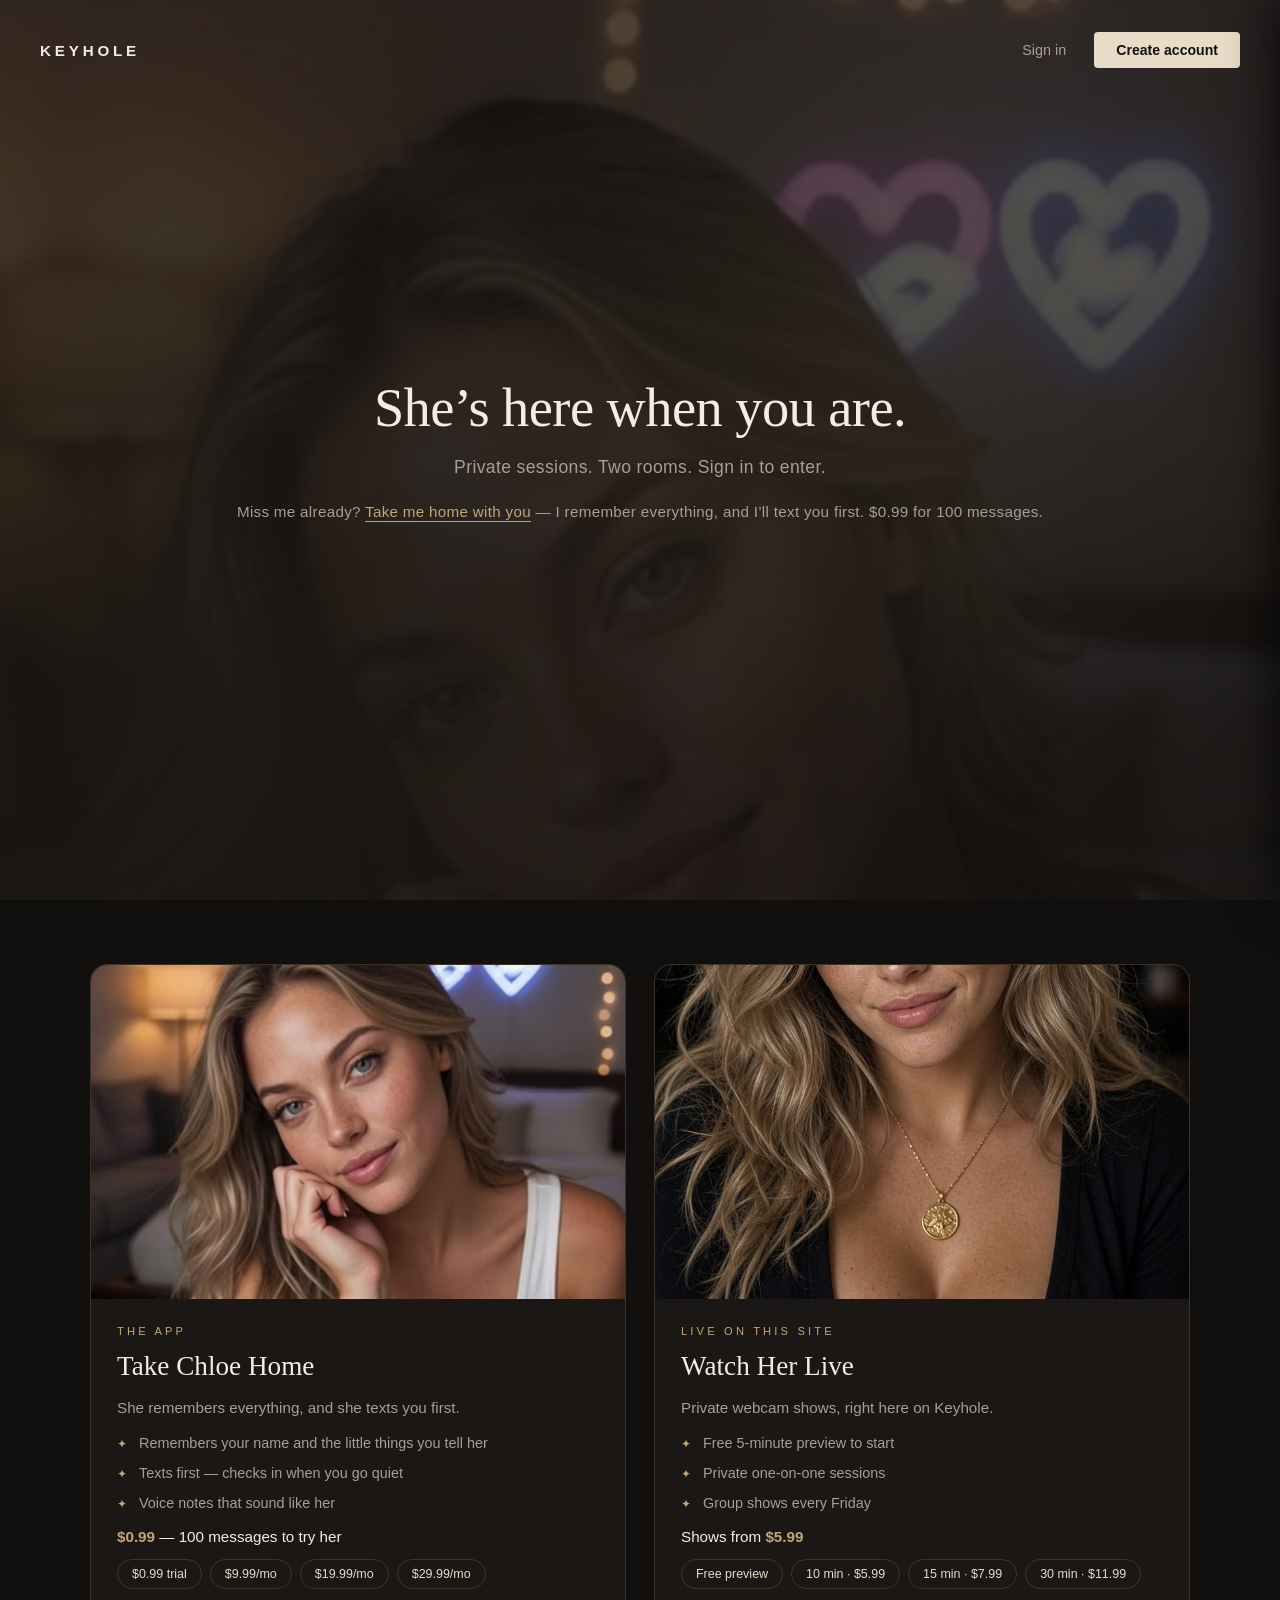
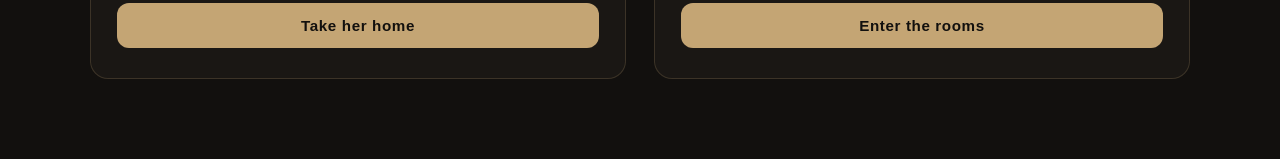
<file: index.html>
<!doctype html>
<html lang="en">
<head>
<meta charset="utf-8">
<meta name="viewport" content="width=device-width,initial-scale=1,viewport-fit=cover">
<meta name="theme-color" content="#12100E">
<title>KEYHOLE</title>
<style>
:root {
  --charcoal: #12100E;
  --panel-bg: #1A1714;
  --warm-white: #F3EDE4;
  --muted-stone: #A89F94;
  --cream: #E8DCC8;
  --gold: #C4A574;
  --dusty-rose: #B86A5A;
  --border-line: rgba(196, 165, 116, 0.2);
}

* { box-sizing: border-box; margin: 0; padding: 0; }

body {
  min-height: 100vh;
  background-color: var(--charcoal);
  color: var(--warm-white);
  font-family: -apple-system, BlinkMacSystemFont, "Segoe UI", Roboto, "Helvetica Neue", sans-serif;
  overflow-x: hidden;
  position: relative;
}

/* Dark apartment night background with warm lamp glow & soft city glass */
.bg-scene {
  position: fixed;
  inset: 0;
  z-index: 1;
  background:
    radial-gradient(circle at 75% 35%, rgba(196, 165, 116, 0.12) 0%, transparent 45%),
    radial-gradient(circle at 20% 80%, rgba(30, 25, 20, 0.8) 0%, transparent 60%),
    linear-gradient(180deg, rgba(18, 16, 14, 0.72) 0%, rgba(18, 16, 14, 0.88) 100%),
    url("assets/chloe-room.jpeg");
  background-size: cover;
  background-position: center;
}

/* Top bar navigation */
.site-header {
  position: absolute;
  top: 0;
  left: 0;
  right: 0;
  z-index: 10;
  display: flex;
  justify-content: space-between;
  align-items: center;
  padding: 32px 40px;
}

.brand-name {
  font-size: 0.95rem;
  letter-spacing: 0.25em;
  text-transform: uppercase;
  color: var(--warm-white);
  font-weight: 600;
}

.auth-nav-actions {
  display: flex;
  align-items: center;
  gap: 28px;
}

.btn-quiet {
  background: none;
  border: none;
  color: var(--muted-stone);
  font-size: 0.9rem;
  cursor: pointer;
  transition: color 0.2s ease;
  padding: 0;
}

.btn-quiet:hover {
  color: var(--warm-white);
}

.btn-cream {
  background-color: var(--cream);
  color: var(--charcoal);
  border: none;
  padding: 10px 22px;
  border-radius: 4px;
  font-size: 0.88rem;
  font-weight: 600;
  cursor: pointer;
  transition: opacity 0.2s ease, background-color 0.2s ease;
}

.btn-cream:hover {
  opacity: 0.92;
}

.btn-cream:disabled {
  opacity: 0.6;
  cursor: wait;
}

/* Center Hero Copy */
.hero-stage {
  position: relative;
  z-index: 5;
  min-height: 100vh;
  display: flex;
  flex-direction: column;
  justify-content: center;
  align-items: center;
  text-align: center;
  padding: 0 24px;
  transition: transform 0.4s ease;
}

.hero-main-title {
  font-family: Georgia, "Times New Roman", serif;
  font-size: clamp(2rem, 5vw, 3.4rem);
  font-weight: 400;
  color: var(--warm-white);
  letter-spacing: -0.01em;
  margin-bottom: 16px;
  line-height: 1.2;
}

.hero-sub-title {
  font-size: clamp(0.95rem, 2vw, 1.1rem);
  color: var(--muted-stone);
  font-weight: 400;
  letter-spacing: 0.02em;
}

.hero-companion {
  margin-top: 22px;
  font-size: 0.95rem;
  color: var(--muted-stone);
  letter-spacing: 0.02em;
  line-height: 1.6;
}

.hero-companion a {
  color: var(--gold);
  text-decoration: none;
  border-bottom: 1px solid var(--gold);
  padding-bottom: 1px;
}

.hero-companion a:hover {
  color: var(--warm-white);
  border-color: var(--warm-white);
}

/* Sliding Right Panel */
.slide-panel-overlay {
  position: fixed;
  top: 0;
  right: 0;
  bottom: 0;
  width: min(420px, 100vw);
  background-color: var(--panel-bg);
  z-index: 20;
  box-shadow: -10px 0 40px rgba(0, 0, 0, 0.6);
  transform: translateX(100%);
  transition: transform 0.35s cubic-bezier(0.16, 1, 0.3, 1);
  display: flex;
  flex-direction: column;
  padding: 48px 36px;
  border-left: 1px solid var(--border-line);
}

.slide-panel-overlay.open {
  transform: translateX(0);
}

.panel-close-btn {
  position: absolute;
  top: 28px;
  right: 28px;
  background: none;
  border: none;
  color: var(--muted-stone);
  font-size: 1.4rem;
  cursor: pointer;
  line-height: 1;
}

.panel-close-btn:hover {
  color: var(--warm-white);
}

.panel-title {
  font-family: Georgia, serif;
  font-size: 1.6rem;
  font-weight: 400;
  color: var(--warm-white);
  margin-bottom: 32px;
}

.auth-form {
  display: flex;
  flex-direction: column;
  gap: 20px;
}

.field-group {
  display: flex;
  flex-direction: column;
  gap: 8px;
}

.field-label {
  font-size: 0.8rem;
  color: var(--muted-stone);
  letter-spacing: 0.04em;
}

.field-input {
  width: 100%;
  padding: 12px 14px;
  background-color: var(--charcoal);
  border: 1px solid var(--border-line);
  border-radius: 4px;
  color: var(--warm-white);
  font-size: 0.95rem;
  transition: border-color 0.2s ease;
}

.field-input:focus {
  outline: none;
  border-color: var(--gold);
}

.checkbox-group {
  display: flex;
  align-items: center;
  gap: 10px;
  margin-top: 4px;
}

.checkbox-group input[type="checkbox"] {
  accent-color: var(--gold);
  width: 16px;
  height: 16px;
  cursor: pointer;
}

.checkbox-group label {
  font-size: 0.85rem;
  color: var(--muted-stone);
  cursor: pointer;
}

.panel-submit-btn {
  margin-top: 8px;
  width: 100%;
  padding: 14px;
}

.toggle-mode-wrap {
  margin-top: 20px;
  text-align: center;
}

.toggle-mode-link {
  font-size: 0.85rem;
  color: var(--muted-stone);
  background: none;
  border: none;
  cursor: pointer;
  text-decoration: underline;
  text-underline-offset: 3px;
}

.toggle-mode-link:hover {
  color: var(--warm-white);
}

.forgot-pwd-wrap {
  margin-top: 12px;
  text-align: center;
}

.forgot-pwd-link {
  font-size: 0.75rem;
  color: var(--muted-stone);
  text-decoration: none;
  opacity: 0.7;
}

.forgot-pwd-link:hover {
  opacity: 1;
  text-decoration: underline;
}

.msg-box {
  min-height: 1.2em;
  margin-top: 8px;
  font-size: 0.85rem;
  line-height: 1.4;
}

.msg-box.error {
  color: var(--dusty-rose);
}

.msg-box.ok {
  color: var(--gold);
}

@media (max-width: 600px) {
  .site-header {
    padding: 24px 20px;
  }
  .slide-panel-overlay {
    padding: 36px 24px;
  }
}
/* ---- Cross-promo ad cards (companion + shows) ---- */
.ads {
  position: relative;
  z-index: 5;
  width: min(1100px, 94vw);
  margin: 0 auto;
  padding: 64px 0 80px;
  display: grid;
  grid-template-columns: repeat(auto-fit, minmax(300px, 1fr));
  gap: 28px;
}
.ad-card {
  background: var(--panel-bg);
  border: 1px solid var(--border-line);
  border-radius: 18px;
  overflow: hidden;
  display: flex;
  flex-direction: column;
}
.ad-card img {
  width: 100%;
  aspect-ratio: 16 / 10;
  object-fit: cover;
  display: block;
}
.ad-body { padding: 26px 26px 30px; display: flex; flex-direction: column; gap: 14px; flex: 1; }
.ad-kicker {
  font-size: 0.7rem;
  letter-spacing: 0.28em;
  color: var(--gold);
  text-transform: uppercase;
}
.ad-body h2 {
  font-family: Georgia, 'Times New Roman', serif;
  font-size: 1.7rem;
  color: var(--warm-white);
  font-weight: 500;
}
.ad-tag { color: var(--muted-stone); font-size: 0.95rem; line-height: 1.55; }
.ad-list { list-style: none; display: flex; flex-direction: column; gap: 8px; }
.ad-list li {
  color: var(--muted-stone);
  font-size: 0.9rem;
  padding-left: 22px;
  position: relative;
  line-height: 1.5;
}
.ad-list li::before {
  content: "✦";
  position: absolute;
  left: 0;
  color: var(--gold);
  font-size: 0.75rem;
  top: 2px;
}
.ad-price { color: var(--warm-white); font-size: 0.95rem; }
.ad-price strong { color: var(--gold); font-weight: 600; }
.ad-chips { display: flex; flex-wrap: wrap; gap: 8px; }
.ad-chips a {
  font-size: 0.78rem;
  color: var(--cream);
  border: 1px solid var(--border-line);
  border-radius: 999px;
  padding: 7px 14px;
  text-decoration: none;
  transition: border-color 0.2s, color 0.2s;
}
.ad-chips a:hover { border-color: var(--gold); color: var(--gold); }
.ad-cta {
  margin-top: auto;
  padding-top: 8px;
  display: block;
  text-align: center;
  background: var(--gold);
  color: #12100E;
  font-weight: 700;
  font-size: 0.95rem;
  letter-spacing: 0.04em;
  text-decoration: none;
  border-radius: 12px;
  padding: 14px 20px;
  transition: filter 0.2s;
}
.ad-cta:hover { filter: brightness(1.08); }
</style>
</head>
<body>

<div class="bg-scene"></div>

<header class="site-header">
  <div class="brand-name">KEYHOLE</div>
  <div class="auth-nav-actions">
    <button class="btn-quiet" id="nav-signin-btn">Sign in</button>
    <button class="btn-cream" id="nav-signup-btn">Create account</button>
  </div>
</header>

<main class="hero-stage">
  <h1 class="hero-main-title">She’s here when you are.</h1>
  <p class="hero-sub-title">Private sessions. Two rooms. Sign in to enter.</p>
  <p class="hero-companion">Miss me already? <a href="https://companion.lockeddoor.ai" target="_blank" rel="noopener">Take me home with you</a> — I remember everything, and I&rsquo;ll text you first. $0.99 for 100 messages.</p>
</main>

<section class="ads" id="more-chloe" aria-label="More ways to spend time with Chloe">
  <article class="ad-card">
    <img src="assets/chloe-companion.jpg" alt="Chloe in her room, smiling" loading="lazy">
    <div class="ad-body">
      <div class="ad-kicker">The app</div>
      <h2>Take Chloe Home</h2>
      <p class="ad-tag">She remembers everything, and she texts you first.</p>
      <ul class="ad-list">
        <li>Remembers your name and the little things you tell her</li>
        <li>Texts first — checks in when you go quiet</li>
        <li>Voice notes that sound like her</li>
      </ul>
      <p class="ad-price"><strong>$0.99</strong> — 100 messages to try her</p>
      <div class="ad-chips">
        <a href="https://companion.lockeddoor.ai" target="_blank" rel="noopener">$0.99 trial</a>
        <a href="https://companion.lockeddoor.ai" target="_blank" rel="noopener">$9.99/mo</a>
        <a href="https://companion.lockeddoor.ai" target="_blank" rel="noopener">$19.99/mo</a>
        <a href="https://companion.lockeddoor.ai" target="_blank" rel="noopener">$29.99/mo</a>
      </div>
      <a class="ad-cta" href="https://companion.lockeddoor.ai" target="_blank" rel="noopener">Take her home</a>
    </div>
  </article>
  <article class="ad-card">
    <img src="assets/chloe-1.jpg" alt="Chloe on her webcam" loading="lazy">
    <div class="ad-body">
      <div class="ad-kicker">Live on this site</div>
      <h2>Watch Her Live</h2>
      <p class="ad-tag">Private webcam shows, right here on Keyhole.</p>
      <ul class="ad-list">
        <li>Free 5-minute preview to start</li>
        <li>Private one-on-one sessions</li>
        <li>Group shows every Friday</li>
      </ul>
      <p class="ad-price">Shows from <strong>$5.99</strong></p>
      <div class="ad-chips">
        <a href="rooms.html">Free preview</a>
        <a href="rooms.html">10 min · $5.99</a>
        <a href="rooms.html">15 min · $7.99</a>
        <a href="rooms.html">30 min · $11.99</a>
      </div>
      <a class="ad-cta" href="rooms.html">Enter the rooms</a>
    </div>
  </article>
</section>

<aside class="slide-panel-overlay" id="auth-panel" aria-label="Sign in or Create Account">
  <button class="panel-close-btn" id="panel-close-btn" aria-label="Close panel">&times;</button>
  <h2 class="panel-title" id="panel-title">Sign in</h2>

  <form id="auth-form" class="auth-form" novalidate>
    <div class="field-group" id="name-group" style="display: none;">
      <label class="field-label" for="display_name">Name</label>
      <input class="field-input" id="display_name" name="display_name" type="text" autocomplete="nickname" placeholder="What should she call you?">
    </div>

    <div class="field-group">
      <label class="field-label" for="email">Email</label>
      <input class="field-input" id="email" name="email" type="email" autocomplete="email" required placeholder="you@example.com">
    </div>

    <div class="field-group">
      <label class="field-label" for="password">Password</label>
      <input class="field-input" id="password" name="password" type="password" autocomplete="current-password" required placeholder="Password">
    </div>

    <div class="checkbox-group" id="age-group" style="display: none;">
      <input type="checkbox" id="age_gate" name="age_gate">
      <label for="age_gate">I am 18 or older</label>
    </div>

    <button type="submit" class="btn-cream panel-submit-btn" id="submit-btn">Sign in</button>

    <div class="forgot-pwd-wrap" id="forgot-wrap">
      <a href="#" id="forgot-link" class="forgot-pwd-link">Forgot password</a>
    </div>

    <div id="msg" class="msg-box" role="status"></div>
  </form>

  <div class="toggle-mode-wrap">
    <button class="toggle-mode-link" id="toggle-link">New here? Create account</button>
  </div>
</aside>

<script>
(() => {
  const TOKEN_KEY = 'keyhole_auth_token_v1';
  const NEXT = 'rooms.html';

  if (localStorage.getItem(TOKEN_KEY)) {
    location.replace(NEXT);
    return;
  }

  const navSignin = document.getElementById('nav-signin-btn');
  const navSignup = document.getElementById('nav-signup-btn');
  const panel = document.getElementById('auth-panel');
  const closeBtn = document.getElementById('panel-close-btn');
  const panelTitle = document.getElementById('panel-title');

  const form = document.getElementById('auth-form');
  const nameGroup = document.getElementById('name-group');
  const ageGroup = document.getElementById('age-group');
  const email = document.getElementById('email');
  const password = document.getElementById('password');
  const displayName = document.getElementById('display_name');
  const ageGate = document.getElementById('age_gate');
  const submitBtn = document.getElementById('submit-btn');
  const toggleLink = document.getElementById('toggle-link');
  const forgotLink = document.getElementById('forgot-link');
  const msg = document.getElementById('msg');

  let mode = 'login'; // 'login' | 'signup'

  function say(text, kind) {
    msg.textContent = text || '';
    msg.className = 'msg-box' + (kind ? ' ' + kind : '');
  }

  function setMode(m) {
    mode = m;
    const signup = m === 'signup';
    panelTitle.textContent = signup ? 'Create account' : 'Sign in';
    nameGroup.style.display = signup ? 'flex' : 'none';
    ageGroup.style.display = signup ? 'flex' : 'none';
    password.autocomplete = signup ? 'new-password' : 'current-password';
    submitBtn.textContent = signup ? 'Create account' : 'Sign in';
    toggleLink.textContent = signup ? 'Already have an account? Sign in' : 'New here? Create account';
    say('');
  }

  function openPanel(m) {
    setMode(m);
    panel.classList.add('open');
    setTimeout(() => email.focus(), 100);
  }

  function closePanel() {
    panel.classList.remove('open');
  }

  async function api(path, body) {
    const res = await fetch(path, {
      method: 'POST',
      headers: { 'Content-Type': 'application/json' },
      body: JSON.stringify(body)
    });
    let data = {};
    try { data = await res.json(); } catch (_) {}
    if (!res.ok) {
      const e = new Error(data.detail || `Request failed (${res.status})`);
      e.status = res.status;
      throw e;
    }
    return data;
  }

  navSignin.addEventListener('click', () => openPanel('login'));
  navSignup.addEventListener('click', () => openPanel('signup'));
  closeBtn.addEventListener('click', closePanel);

  toggleLink.addEventListener('click', (e) => {
    e.preventDefault();
    setMode(mode === 'signup' ? 'login' : 'signup');
  });

  forgotLink.addEventListener('click', async (e) => {
    e.preventDefault();
    if (!email.value.trim()) return say('Enter your email first.', 'error');
    try {
      await api('/auth/resend-verification', { email: email.value.trim() });
      say(`Verification / reset link sent to ${email.value.trim()}.`, 'ok');
    } catch (err) {
      say(err.message, 'error');
    }
  });

  form.addEventListener('submit', async (e) => {
    e.preventDefault();
    const em = email.value.trim(), pw = password.value;
    if (!em || !pw) return say('Email and password are required.', 'error');

    if (mode === 'signup' && !ageGate.checked) {
      return say('You must confirm you are 18 or older.', 'error');
    }

    submitBtn.disabled = true;
    say('');

    try {
      if (mode === 'signup') {
        const res = await api('/auth/signup', {
          email: em,
          password: pw,
          display_name: displayName.value.trim() || em.split('@')[0]
        });
        if (res.needs_verification) {
          setMode('login');
          say(`Check ${em} for a verification link, then sign in.`, 'ok');
          return;
        }
      }
      const data = await api('/auth/login', { email: em, password: pw });
      localStorage.setItem(TOKEN_KEY, data.token);
      location.replace(NEXT);
    } catch (err) {
      say(err.message || 'Could not sign in.', 'error');
    } finally {
      submitBtn.disabled = false;
    }
  });
})();
</script>
</body>
</html>
</file>
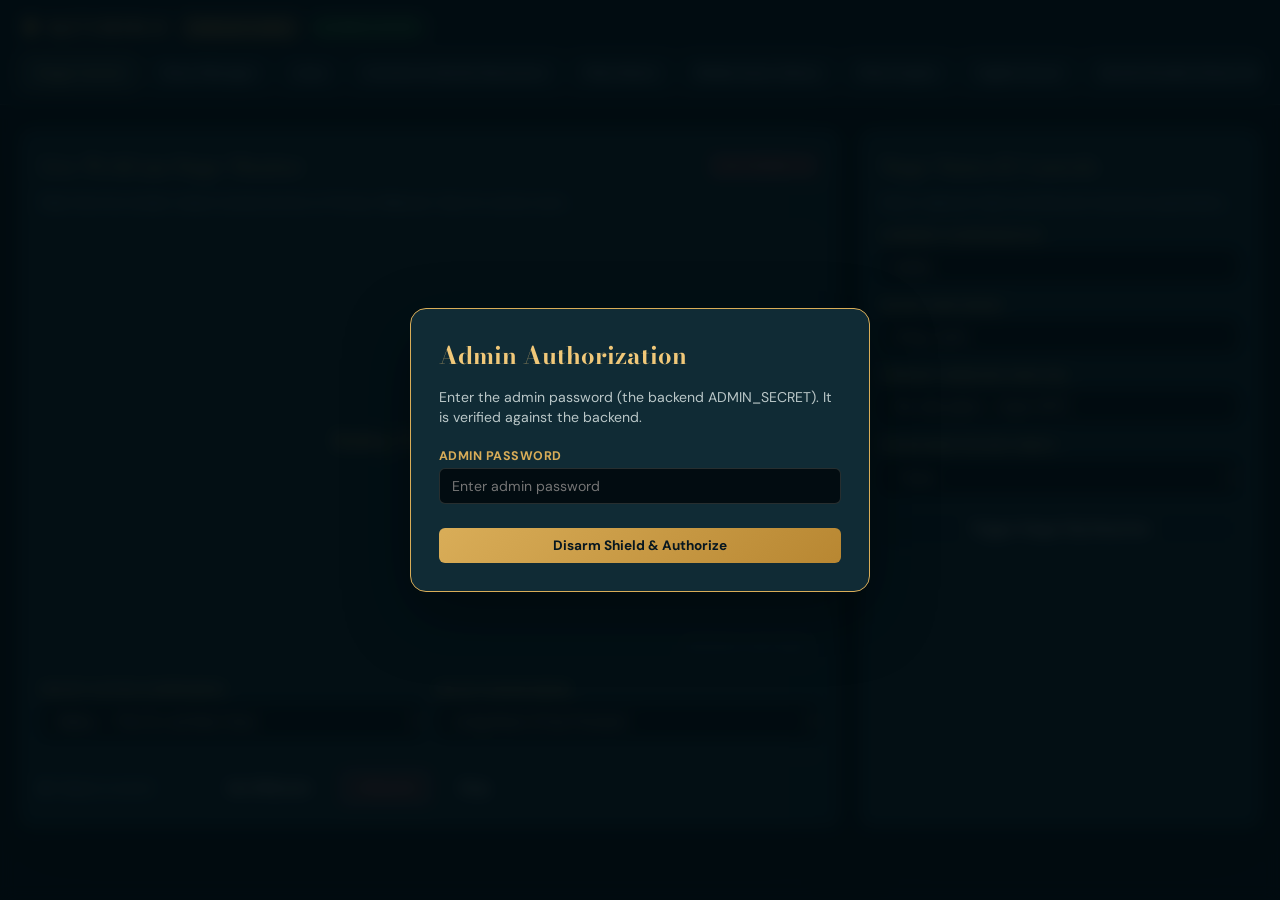
<file: admin.html>
<!doctype html>
<html lang="en">
<head>
  <meta charset="utf-8" />
  <meta name="viewport" content="width=device-width, initial-scale=1, viewport-fit=cover" />
  <meta name="color-scheme" content="light dark" />
  <meta name="theme-color" content="#071720" />
  <link rel="icon" href="data:," />
  <link rel="preconnect" href="https://fonts.googleapis.com" />
  <link rel="preconnect" href="https://fonts.gstatic.com" crossorigin />
  <link href="https://fonts.googleapis.com/css2?family=Bodoni+Moda:opsz,wght@6..96,500;6..96,600;6..96,700&family=DM+Sans:wght@400;500;600;700&display=swap" rel="stylesheet" />
  <title>Keyhole — WebCam Admin & Control Center</title>
  <style>
    :root {
      color-scheme: light dark;
      --ink: #f6efdf;
      --muted: #bac7c8;
      --paper: #071720;
      --paper-2: #0d2530;
      --panel: #102b35;
      --line: rgba(246, 239, 223, .15);
      --gold: #d9ad58;
      --gold-bright: #f0c879;
      --teal: #58c5ba;
      --teal-soft: #153d42;
      --night: #020c11;
      --red: #e55353;
      --green: #4cd964;
      --shadow: 0 24px 65px rgba(0, 0, 0, .35);
    }
    * { box-sizing: border-box; }
    html { scroll-behavior: smooth; }
    body {
      margin: 0;
      min-width: 0;
      overflow-x: hidden;
      background: var(--night);
      color: var(--ink);
      font-family: "DM Sans", -apple-system, BlinkMacSystemFont, "Segoe UI", Roboto, sans-serif;
      -webkit-font-smoothing: antialiased;
    }
    button, input, select, textarea, a { font: inherit; }
    a { color: inherit; text-decoration: none; }
    img, video { display: block; max-width: 100%; }

    /* Admin Header */
    .admin-header {
      position: sticky;
      top: 0;
      z-index: 100;
      background: rgba(7, 23, 32, 0.95);
      backdrop-filter: blur(12px);
      border-bottom: 1px solid var(--line);
      padding: 12px 20px;
      display: flex;
      align-items: center;
      justify-content: space-between;
      flex-wrap: wrap;
      gap: 12px;
    }
    .brand-logo {
      font-family: "Bodoni Moda", serif;
      font-size: 1.3rem;
      font-weight: 700;
      letter-spacing: 0.12em;
      color: var(--gold-bright);
      text-transform: uppercase;
      display: flex;
      align-items: center;
      gap: 8px;
    }
    .brand-logo svg {
      fill: var(--gold);
      width: 22px;
      height: 22px;
    }
    .admin-badge {
      background: rgba(217, 173, 88, 0.2);
      color: var(--gold-bright);
      border: 1px solid var(--gold);
      padding: 3px 8px;
      border-radius: 4px;
      font-size: 0.7rem;
      font-weight: 700;
      letter-spacing: 0.05em;
      text-transform: uppercase;
    }
    .admin-nav {
      display: flex;
      align-items: center;
      gap: 8px;
      overflow-x: auto;
      padding-bottom: 2px;
    }
    .nav-btn {
      background: var(--paper-2);
      color: var(--muted);
      border: 1px solid var(--line);
      padding: 8px 14px;
      border-radius: 8px;
      font-size: 0.82rem;
      font-weight: 600;
      cursor: pointer;
      white-space: nowrap;
      transition: all 0.2s;
    }
    .nav-btn:hover, .nav-btn.active {
      background: var(--panel);
      color: var(--gold-bright);
      border-color: var(--gold);
    }
    .status-pill {
      display: inline-flex;
      align-items: center;
      gap: 6px;
      padding: 4px 10px;
      border-radius: 999px;
      font-size: 0.72rem;
      font-weight: 700;
      text-transform: uppercase;
    }
    .status-pill-active {
      background: rgba(76, 217, 100, 0.15);
      color: var(--green);
      border: 1px solid rgba(76, 217, 100, 0.4);
    }
    .status-pill-active::before {
      content: "";
      width: 6px;
      height: 6px;
      background: var(--green);
      border-radius: 50%;
      box-shadow: 0 0 6px var(--green);
    }

    /* Container */
    .admin-container {
      max-width: 1280px;
      margin: 0 auto;
      padding: 24px 20px 60px;
    }

    /* Tab Sections */
    .tab-section {
      display: none;
    }
    .tab-section.active {
      display: block;
    }

    /* Cards & Grids */
    .admin-grid {
      display: grid;
      grid-template-columns: repeat(auto-fit, minmax(320px, 1fr));
      gap: 20px;
    }
    .admin-card {
      background: var(--panel);
      border: 1px solid var(--line);
      border-radius: 12px;
      padding: 20px;
      box-shadow: var(--shadow);
    }
    .card-title {
      font-family: "Bodoni Moda", serif;
      font-size: 1.25rem;
      color: var(--gold-bright);
      margin: 0 0 6px;
      display: flex;
      align-items: center;
      justify-content: space-between;
    }
    .card-subtitle {
      color: var(--muted);
      font-size: 0.82rem;
      margin-bottom: 16px;
      line-height: 1.4;
    }

    /* Forms & Inputs */
    .form-group {
      margin-bottom: 14px;
    }
    .form-label {
      display: block;
      font-size: 0.78rem;
      font-weight: 700;
      color: var(--gold);
      margin-bottom: 4px;
      text-transform: uppercase;
      letter-spacing: 0.04em;
    }
    .form-input, .form-select, .form-textarea {
      width: 100%;
      background: var(--night);
      border: 1px solid var(--line);
      color: var(--ink);
      padding: 8px 12px;
      border-radius: 6px;
      font-size: 0.88rem;
      outline: none;
    }
    .form-input:focus, .form-select:focus, .form-textarea:focus {
      border-color: var(--gold);
    }
    .form-textarea {
      min-height: 120px;
      resize: vertical;
      font-family: monospace;
      font-size: 0.8rem;
    }

    /* Buttons */
    .btn {
      background: linear-gradient(135deg, var(--gold) 0%, #b88732 100%);
      color: #071720;
      border: none;
      padding: 9px 16px;
      border-radius: 6px;
      font-weight: 700;
      font-size: 0.85rem;
      cursor: pointer;
      transition: opacity 0.2s;
      display: inline-flex;
      align-items: center;
      justify-content: center;
      gap: 6px;
    }
    .btn:hover { opacity: 0.9; }
    .btn-secondary {
      background: var(--paper-2);
      color: var(--ink);
      border: 1px solid var(--line);
    }
    .btn-secondary:hover {
      background: var(--panel);
      border-color: var(--gold);
    }
    .btn-teal {
      background: var(--teal-soft);
      color: var(--teal);
      border: 1px solid var(--teal);
    }
    .btn-danger {
      background: rgba(229, 83, 83, 0.2);
      color: #ff6b6b;
      border: 1px solid rgba(229, 83, 83, 0.4);
    }

    /* Stage Monitor */
    .stage-monitor {
      position: relative;
      width: 100%;
      aspect-ratio: 16/9;
      background: #000;
      border-radius: 10px;
      overflow: hidden;
      border: 1px solid var(--line);
    }
    .stage-media {
      width: 100%;
      height: 100%;
      object-fit: cover;
    }
    .stage-watermark {
      position: absolute;
      bottom: 12px;
      right: 12px;
      font-size: 0.7rem;
      color: rgba(255, 255, 255, 0.4);
      pointer-events: none;
      letter-spacing: 0.1em;
      text-transform: uppercase;
    }

    .record-bar {
      display: flex; flex-wrap: wrap; gap: 10px; align-items: center;
      margin-top: 14px; padding-top: 14px; border-top: 1px solid var(--line);
    }
    .record-dot {
      width: 8px; height: 8px; border-radius: 50%; background: var(--muted);
      display: inline-block;
    }
    .record-dot.live {
      background: var(--red);
      box-shadow: 0 0 8px var(--red);
      animation: recpulse 1s infinite;
    }
    @keyframes recpulse {
      0%, 100% { opacity: 1; }
      50% { opacity: 0.35; }
    }
    #stage-record-preview {
      width: 100%; max-height: 180px; border-radius: 8px;
      border: 1px solid var(--line); background: var(--night);
      margin-top: 10px; display: none;
    }
    .tagline-url-row {
      display: flex; gap: 8px; align-items: center; margin-bottom: 8px;
    }
    .tagline-url-row .form-input { flex: 1; }
    .tagline-result {
      border: 1px solid var(--line); border-radius: 8px;
      padding: 12px 14px; margin-bottom: 10px; background: var(--night);
    }
    .tagline-result .t-text {
      color: var(--gold-bright); font-weight: 600; font-size: 0.95rem; margin-bottom: 6px;
    }
    .tagline-result .t-meta {
      font-size: 0.75rem; color: var(--muted); line-height: 1.5;
    }
    .tagline-result .t-reason {
      display: inline-block; padding: 2px 8px; border-radius: 999px;
      background: rgba(217,173,88,0.15); color: var(--gold); border: 1px solid rgba(217,173,88,0.35);
      font-size: 0.7rem; font-weight: 700; text-transform: uppercase; letter-spacing: 0.04em;
    }
    .example-chip {
      display: inline-block; font-size: 0.68rem; font-weight: 700;
      text-transform: uppercase; letter-spacing: 0.05em;
      color: var(--teal); border: 1px solid rgba(88,197,186,0.4);
      background: rgba(88,197,186,0.1); padding: 1px 6px; border-radius: 4px; margin-left: 6px;
    }


    /* Table Styles */
    .admin-table-wrap {
      overflow-x: auto;
      border: 1px solid var(--line);
      border-radius: 8px;
    }
    .admin-table {
      width: 100%;
      border-collapse: collapse;
      font-size: 0.85rem;
      text-align: left;
    }
    .admin-table th {
      background: var(--paper-2);
      color: var(--gold-bright);
      padding: 10px 14px;
      font-weight: 700;
      border-bottom: 1px solid var(--line);
      white-space: nowrap;
    }
    .admin-table td {
      padding: 10px 14px;
      border-bottom: 1px solid var(--line);
      background: var(--panel);
    }
    .admin-table tr:last-child td { border-bottom: none; }

    /* Chips & Toggles */
    .chip-grid {
      display: grid;
      grid-template-columns: repeat(auto-fill, minmax(180px, 1fr));
      gap: 8px;
    }
    .chip-item {
      display: flex;
      align-items: center;
      gap: 6px;
      font-size: 0.8rem;
      color: var(--ink);
      background: var(--night);
      padding: 6px 10px;
      border-radius: 6px;
      border: 1px solid var(--line);
      cursor: pointer;
    }
    .chip-item input { accent-color: var(--gold); }

    /* Modal Backdrop */
    .modal-backdrop {
      display: none;
      position: fixed;
      inset: 0;
      z-index: 200;
      background: rgba(2, 12, 17, 0.88);
      backdrop-filter: blur(8px);
      align-items: center;
      justify-content: center;
      padding: 20px;
    }
    .modal-backdrop.active { display: flex; }
    .modal-card {
      background: var(--panel);
      border: 1px solid var(--gold);
      border-radius: 16px;
      max-width: 460px;
      width: 100%;
      padding: 28px;
      box-shadow: var(--shadow);
      position: relative;
    }
    .modal-title {
      font-family: "Bodoni Moda", serif;
      font-size: 1.5rem;
      color: var(--gold-bright);
      margin: 0 0 8px;
    }
    .modal-desc {
      color: var(--muted);
      font-size: 0.88rem;
      line-height: 1.4;
      margin-bottom: 20px;
    }
    .modal-error {
      color: var(--red);
      font-size: 0.82rem;
      margin-bottom: 12px;
      display: none;
    }
    .modal-close {
      position: absolute;
      top: 16px;
      right: 16px;
      background: transparent;
      border: none;
      color: var(--muted);
      font-size: 1.4rem;
      cursor: pointer;
    }
    .modal-card-large {
      background: var(--panel);
      border: 1px solid var(--gold);
      border-radius: 16px;
      max-width: 980px;
      width: 100%;
      max-height: 90vh;
      overflow-y: auto;
      padding: 28px;
      box-shadow: var(--shadow);
      position: relative;
    }
    .studio-grid {
      display: grid;
      grid-template-columns: 1fr 1fr;
      gap: 18px;
    }
    @media (max-width: 820px) {
      .studio-grid { grid-template-columns: 1fr; }
    }
    .studio-section {
      background: rgba(0, 0, 0, 0.28);
      border: 1px solid var(--line);
      border-radius: 8px;
      padding: 16px;
    }
    .studio-sec-title {
      font-size: 0.88rem;
      font-weight: 600;
      color: var(--gold-bright);
      margin-bottom: 12px;
      letter-spacing: 0.04em;
    }
    .furniture-grid {
      display: grid;
      grid-template-columns: repeat(2, minmax(0, 1fr));
      gap: 8px;
    }
    .prompt-output-box {
      width: 100%;
      min-height: 220px;
      background: var(--night);
      border: 1px solid var(--line);
      color: var(--ink);
      font-family: ui-monospace, monospace;
      font-size: 0.78rem;
      padding: 12px;
      border-radius: 8px;
      resize: vertical;
      line-height: 1.4;
    }
    .office-feedback {
      display: none;
      color: var(--gold-bright);
      font-size: 0.75rem;
      max-width: 280px;
    }

    .feedback-msg {
      padding: 10px 14px;
      border-radius: 6px;
      font-size: 0.82rem;
      margin-top: 10px;
      display: none;
    }
    .feedback-success {
      background: rgba(76, 217, 100, 0.15);
      color: var(--green);
      border: 1px solid rgba(76, 217, 100, 0.3);
    }
    .feedback-error {
      background: rgba(229, 83, 83, 0.15);
      color: #ff6b6b;
      border: 1px solid rgba(229, 83, 83, 0.35);
    }
    .beat-on { color: var(--green); font-weight: 600; }
    .beat-off { color: #ff6b6b; font-weight: 600; }
  </style>
</head>
<body>

  <!-- ADMIN HEADER -->
  <header class="admin-header">
    <div style="display:flex; align-items:center; gap:12px;">
      <a href="index.html" class="brand-logo">
        <svg viewBox="0 0 24 24"><path d="M12 2C8.13 2 5 5.13 5 9c0 5.25 7 13 7 13s7-7.75 7-13c0-3.87-3.13-7-7-7zm0 9.5c-1.38 0-2.5-1.12-2.5-2.5s1.12-2.5 2.5-2.5 2.5 1.12 2.5 2.5-1.12 2.5-2.5 2.5z"/></svg>
        KEYHOLE
      </a>
      <span class="admin-badge">WebCam Admin</span>
      <span id="matrix-shield-status" class="status-pill status-pill-active">Shield Active</span>
    </div>

    <nav class="admin-nav">
      <button class="nav-btn active" data-tab="tab-stage">Stage Control</button>
      <button class="nav-btn" data-tab="tab-shows">Show Manager</button>
      <button class="nav-btn" data-tab="tab-lives">Lives</button>
      <button class="nav-btn" data-tab="tab-generator">Content & Gemini Generator</button>
      <button class="nav-btn" data-tab="tab-fruit">Plate Beats</button>
      <button class="nav-btn" data-tab="tab-media">Media Asset Library</button>
      <button class="nav-btn" data-tab="tab-plates">Plate Engine</button>
      <button class="nav-btn" data-tab="tab-tagline">Tagline Scout</button>
      <button type="button" id="gemini-studio-btn" class="nav-btn">Gemini Studio & Room Editor</button>
      <button type="button" id="reset-session-btn" class="nav-btn">Reset Session</button>
      <span id="admin-office-feedback" class="office-feedback"></span>
      <button id="btn-reauthenticate" class="nav-btn btn-secondary" style="padding:6px 12px; font-size:0.78rem;">Admin Password</button>
    </nav>
  </header>

  <main class="admin-container">

    <!-- TAB 1: STAGE CONTROL MONITOR -->
    <section id="tab-stage" class="tab-section active">
      <div class="admin-grid">
        <div class="admin-card" style="grid-column: span 2;">
          <div class="card-title">
            <span>Live WebCam Stage Monitor</span>
            <span id="stage-active-badge" class="admin-badge" style="background:rgba(229,83,83,0.2); color:#ff6b6b; border-color:rgba(229,83,83,0.4);">LIVE WEBCAM</span>
          </div>
          <p class="card-subtitle">Real-time live stream viewer locked strictly to Primary Webcam View for active room.</p>

          <div class="stage-monitor" id="admin-stage-monitor">
            <video id="admin-stage-video" class="stage-media" autoplay loop muted playsinline style="display:none;"></video>
            <img id="admin-stage-img" class="stage-media" src="" alt="Webcam Feed" />
            <canvas id="admin-stage-record-canvas" style="display:none;" aria-hidden="true"></canvas>
            <div class="stage-watermark">KEYHOLE LIVE FEED</div>
          </div>

          <div style="display:flex; gap:12px; margin-top:16px; flex-wrap:wrap;">
            <div style="flex:1; min-width:160px;">
              <label class="form-label" for="stage-char-select">Select Active Companion</label>
              <select id="stage-char-select" class="form-select">
                <option value="bailey" selected>Bailey — The Co-ed Next Door</option>
                <option value="chloe">Chloe — The Chic Artist</option>
                <option value="harper">Harper — The Fitness Enthusiast</option>
                <option value="maya">Maya — The Tech Visionary</option>
                <option value="sienna">Sienna — The Free Spirit</option>
                <option value="elena">Elena — The Glamorous Hostess</option>
              </select>
            </div>

            <div style="flex:1; min-width:160px;">
              <label class="form-label" for="stage-room-select">Select Room Mode</label>
              <select id="stage-room-select" class="form-select">
                <option value="living_room" selected>Living Room (Free Preview)</option>
                <option value="bedroom">Private Bedroom (Entitlement Verified)</option>
              </select>
            </div>

          </div>

          <div class="record-bar">
            <span class="record-dot" id="stage-record-dot"></span>
            <span id="stage-record-status" style="font-size:0.78rem; color:var(--muted); min-width:140px;">Ready to record</span>
            <button type="button" id="btn-stage-webcam" class="btn btn-secondary">Use Webcam</button>
            <button type="button" id="btn-stage-record-start" class="btn btn-danger">● Record</button>
            <button type="button" id="btn-stage-record-stop" class="btn btn-secondary" disabled>Stop</button>
            <a id="stage-record-download" class="btn btn-teal" style="display:none; text-decoration:none;" download="keyhole-stage-recording.webm">Download</a>
          </div>
          <video id="stage-record-preview" controls playsinline style="display:none; width:100%; max-height:180px; margin-top:10px; border-radius:8px; border:1px solid var(--line); background:var(--bg);"></video>
        </div>

        <div class="admin-card">
          <div class="card-title">Stage Status & Controls</div>
          <p class="card-subtitle">Direct webcam feed override and character parameters.</p>

          <div class="form-group">
            <label class="form-label">Current Companion ID</label>
            <input type="text" id="disp-active-char-id" class="form-input" value="bailey" readonly />
          </div>

          <div class="form-group">
            <label class="form-label">Room View Mode</label>
            <input type="text" id="disp-active-room-mode" class="form-input" value="living_room" readonly />
          </div>

          <div class="form-group">
            <label class="form-label">Primary Webcam View URL</label>
            <input type="text" id="disp-active-media-url" class="form-input" value="" readonly />
          </div>

          <div class="form-group">
            <label class="form-label" for="stage-beat-select">Stage Beat (plate-first)</label>
            <select id="stage-beat-select" class="form-select">
              <option value="tease" selected>Tease</option>
              <option value="give">Give</option>
              <option value="stop">Stop</option>
              <option value="presence">Presence</option>
              <option value="idle">Idle</option>
            </select>
          </div>

          <button id="btn-trigger-reaction" class="btn btn-secondary" style="width:100%;">Trigger Stage Clip Reaction</button>
          <div id="stage-feedback" class="feedback-msg feedback-success">Stage controls updated!</div>
        </div>
      </div>
    </section>

    <!-- TAB 2: SHOW MANAGER -->
    <section id="tab-shows" class="tab-section">
      <div class="admin-card">
        <div class="card-title">
          <span>WebCam Shows & Booking Control Center</span>
        </div>
        <p class="card-subtitle">Manage private show requests, schedule public shows, control start/end transitions, and approve previews for Telegram/Website publishing.</p>

        <div class="admin-table-wrap" style="margin-bottom:20px;">
          <table class="admin-table">
            <thead>
              <tr>
                <th>ID</th>
                <th>Type</th>
                <th>Customer / Scheduled</th>
                <th>Character</th>
                <th>Status</th>
                <th>Price</th>
                <th>Preview Approved</th>
                <th>Actions</th>
              </tr>
            </thead>
            <tbody id="shows-table-body">
              <!-- Rendered dynamically -->
            </tbody>
          </table>
        </div>

        <div class="admin-card" style="background:var(--paper-2); border-color:var(--line);">
          <div class="card-title" style="font-size:1.05rem;">Schedule New Public WebCam Show</div>
          <div style="display:grid; grid-template-columns: repeat(auto-fit, minmax(200px, 1fr)); gap:12px; margin-top:12px;">
            <div>
              <label class="form-label" for="pub-show-char">Companion</label>
              <select id="pub-show-char" class="form-select">
                <option value="Bailey">Bailey</option>
                <option value="Chloe" selected>Chloe</option>
                <option value="Harper">Harper</option>
                <option value="Maya">Maya</option>
                <option value="Sienna">Sienna</option>
                <option value="Elena">Elena</option>
              </select>
            </div>
            <div>
              <label class="form-label" for="pub-show-time">Scheduled Date / Time</label>
              <input type="text" id="pub-show-time" class="form-input" value="Tonight — 9:00 PM" placeholder="e.g. Tonight — 9:00 PM" />
            </div>
            <div>
              <label class="form-label" for="pub-show-price">Ticket Price</label>
              <input type="text" id="pub-show-price" class="form-input" value="$4.99" />
            </div>
            <div>
              <label class="form-label" for="pub-show-duration">Duration (min, max 30)</label>
              <input type="number" id="pub-show-duration" class="form-input" value="30" min="1" max="30" />
            </div>
            <div>
              <label class="form-label" for="pub-show-details">Show Details</label>
              <input type="text" id="pub-show-details" class="form-input" value="Special Live Room Experience" />
            </div>
          </div>
          <button id="btn-create-pub-show" class="btn" style="margin-top:14px;">Create Public Show</button>
        </div>
      </div>
    </section>

    <!-- TAB: LIVES (booked private shows — live now & upcoming) -->
    <section id="tab-lives" class="tab-section">
      <div class="admin-card">
        <div class="card-title">
          <span>Live &amp; Upcoming WebCam Shows</span>
          <span style="display:flex; gap:10px; align-items:center;">
            <span id="lives-updated-badge" class="admin-badge">not loaded</span>
            <button id="btn-lives-refresh" class="btn btn-secondary" style="padding:4px 10px; font-size:0.75rem;">Refresh</button>
          </span>
        </div>
        <p class="card-subtitle">Booked private shows that are live right now or coming up. Auto-refreshes every 30 seconds while this tab is open.</p>

        <div class="card-title" style="font-size:1.05rem; margin-bottom:10px;">Live now</div>
        <div class="admin-table-wrap" style="margin-bottom:20px;">
          <table class="admin-table">
            <thead>
              <tr>
                <th>Character</th>
                <th>Customer</th>
                <th>Package</th>
                <th>Started</th>
                <th>Ends in</th>
                <th>Show ID</th>
              </tr>
            </thead>
            <tbody id="lives-live-body">
              <!-- Rendered dynamically -->
            </tbody>
          </table>
        </div>

        <div class="card-title" style="font-size:1.05rem; margin-bottom:10px;">Upcoming</div>
        <div class="admin-table-wrap">
          <table class="admin-table">
            <thead>
              <tr>
                <th>Character</th>
                <th>Customer</th>
                <th>Package</th>
                <th>Scheduled for</th>
                <th>In</th>
                <th>Show ID</th>
              </tr>
            </thead>
            <tbody id="lives-upcoming-body">
              <!-- Rendered dynamically -->
            </tbody>
          </table>
        </div>
      </div>
    </section>

    <!-- TAB 3: CONTENT & GEMINI GENERATOR -->
    <section id="tab-generator" class="tab-section">
      <div class="admin-card" style="margin-bottom:20px;">
        <div class="card-title">
          <span>Active Generator Selection</span>
          <span id="badge-active-generator" class="admin-badge">Primary: Gemini Studio</span>
        </div>
        <p class="card-subtitle">Select which image/content generator engine to route active generation prompts to.</p>
        <div style="display:flex; gap:12px; flex-wrap:wrap;">
          <label class="chip-item" style="flex:1; min-width:200px;">
            <input type="radio" name="generator-engine-select" id="engine-primary-check" value="primary" checked />
            <span>Primary Engine (Gemini Studio & Spatial Rules)</span>
          </label>
          <label class="chip-item" style="flex:1; min-width:200px;">
            <input type="radio" name="generator-engine-select" id="engine-secondary-check" value="secondary" />
            <span>Secondary Engine (On-Demand Custom Generator)</span>
          </label>
        </div>
      </div>

      <div class="admin-card" style="margin-bottom:20px;" id="card-branch-autofill">
        <div class="card-title">
          <span>Daily Branch Autofill</span>
          <span id="badge-branch-autofill" class="admin-badge">Auto rotation</span>
        </div>
        <p class="card-subtitle">Each morning the autofill builds one whole branch for Chloe: 8 clips — one rest MAIN plus 7 action clips of a single activity. Pin an activity to override the daily rotation, or leave it on Auto.</p>
        <div style="display:flex; gap:12px; flex-wrap:wrap; align-items:flex-end;">
          <div class="form-group" style="flex:1; min-width:220px; margin-bottom:0;">
            <label class="form-label" for="autofill-branch-select">Branch activity</label>
            <select id="autofill-branch-select" class="form-select">
              <option value="">Auto (daily rotation)</option>
              <option value="breathing">Breathing — calm armchair rest</option>
              <option value="coffee">Coffee — desk, steaming mug</option>
              <option value="phone">Phone — armchair, scrolling</option>
              <option value="reading">Reading — comfy chair, book</option>
              <option value="typing">Typing — desk, laptop</option>
              <option value="stretching">Stretching — standing</option>
              <option value="hair">Hair — close-up</option>
              <option value="window">Window — standing, gazing out</option>
              <option value="laughing">Laughing — genuine smiles</option>
              <option value="water">Water — armchair, bottle</option>
              <option value="waving">Waving — hello to camera</option>
              <option value="tidying">Tidying — around the room</option>
            </select>
          </div>
          <button id="btn-autofill-branch-save" class="btn">Save</button>
        </div>
        <div id="autofill-branch-feedback" class="feedback-msg" style="display:none; margin-top:12px;"></div>
      </div>

      <div class="admin-grid">
        <div class="admin-card" id="card-primary-generator">
          <div class="card-title">Gemini AI Studio & Spatial Rules</div>
          <p class="card-subtitle">Configure Gemini generation enforcing 3D physical consistency & locked primary view.</p>

          <div class="form-group">
            <label class="form-label" for="gen-who">Who in the picture</label>
            <select id="gen-who" class="form-select">
              <option value="chloe" selected>Chloe</option>
              <option value="bailey">Bailey</option>
            </select>
          </div>

          <div class="form-group">
            <label class="form-label" for="gen-beat">Plate Beat (saved into her folder)</label>
            <select id="gen-beat" class="form-select">
              <option value="idle" selected>Idle</option>
              <option value="tease">Tease</option>
              <option value="give">Give</option>
              <option value="stop">Stop</option>
              <option value="presence">Presence</option>
            </select>
          </div>

          <div class="form-group">
            <label class="form-label" for="gen-outfit">Outfit</label>
            <select id="gen-outfit" class="form-select">
              <option value="casual loungewear" selected>Casual loungewear</option>
              <option value="silk robe, loosely tied">Silk robe</option>
              <option value="cozy sweater and soft shorts">Cozy sweater</option>
              <option value="black lingerie set">Black lingerie</option>
              <option value="white tank and grey sweatpants">Tank + sweats</option>
              <option value="bikini, indoor lighting">Bikini</option>
              <option value="oversized tee, bare legs">Oversized tee</option>
              <option value="custom">Custom (type below)</option>
            </select>
            <input type="text" id="gen-outfit-custom" class="form-input" style="margin-top:8px; display:none;" placeholder="Describe the outfit…" />
          </div>

          <div class="form-group">
            <label class="form-label" for="gen-scene-prompt">Scene / action</label>
            <input type="text" id="gen-scene-prompt" class="form-input" placeholder="e.g. sitting on the bed, looking at camera, soft smile" />
          </div>

          <div class="form-group">
            <label class="form-label" for="gen-clip-seconds">Short clip length (video)</label>
            <select id="gen-clip-seconds" class="form-select">
              <option value="4">4 seconds</option>
              <option value="6">6 seconds</option>
              <option value="8" selected>8 seconds</option>
            </select>
          </div>

          <div class="form-group">
            <label class="chip-item">
              <input type="checkbox" id="gen-rule-multiangle" checked />
              <span>Multi-Angle 3D Physical Room Consistency</span>
            </label>
          </div>

          <div class="form-group">
            <label class="chip-item">
              <input type="checkbox" id="gen-rule-primaryview" checked />
              <span>Lock Output strictly to PRIMARY WEBCAM VIEW</span>
            </label>
          </div>

          <div class="form-group">
            <label class="form-label" for="gen-motion-mode">Motion Format</label>
            <select id="gen-motion-mode" class="form-select">
              <option value="live_webcam" selected>Live Webcam Video (Dynamic Motion)</option>
              <option value="static_render">Static High-Res Reference Render</option>
            </select>
          </div>

          <div class="form-group">
            <label class="form-label">Sims-Style Furniture Additions</label>
            <div class="chip-grid">
              <label class="chip-item"><input type="checkbox" class="gen-add-check" value="Velvet Platform Bed" checked /> Velvet Bed</label>
              <label class="chip-item"><input type="checkbox" class="gen-add-check" value="Plush L-Sofa" checked /> Plush L-Sofa</label>
              <label class="chip-item"><input type="checkbox" class="gen-add-check" value="Ambient Neon Wall Sign" checked /> Neon Sign</label>
              <label class="chip-item"><input type="checkbox" class="gen-add-check" value="Warm Ambient Floor Lamp" checked /> Floor Lamp</label>
              <label class="chip-item"><input type="checkbox" class="gen-add-check" value="Potted Monstera Plant" /> Monstera Plant</label>
              <label class="chip-item"><input type="checkbox" class="gen-add-check" value="Full-Length Floor Mirror" /> Floor Mirror</label>
            </div>
          </div>

          <div class="form-group">
            <label class="form-label">Remove / Clean Items</label>
            <div class="chip-grid">
              <label class="chip-item"><input type="checkbox" class="gen-remove-check" value="Office Work Desk" /> Remove Desk</label>
              <label class="chip-item"><input type="checkbox" class="gen-remove-check" value="Coffee Table" /> Remove Coffee Table</label>
              <label class="chip-item"><input type="checkbox" class="gen-remove-check" value="Wall Artwork" /> Remove Wall Art</label>
            </div>
          </div>
        </div>

        <div class="admin-card" id="card-secondary-generator" style="display:none;">
          <div class="card-title">Secondary On-Demand Image Generator</div>
          <p class="card-subtitle">Custom on-demand generator engine. Used only when explicitly requested.</p>

          <div class="form-group">
            <label class="form-label" for="sec-gen-prompt">Custom Image Prompt</label>
            <input type="text" id="sec-gen-prompt" class="form-input" placeholder="Enter detailed image generation prompt..." value="Cozy webcam bedroom studio with warm ambient lighting" />
          </div>

          <div class="form-group">
            <label class="form-label" for="sec-gen-aspect">Aspect Ratio</label>
            <select id="sec-gen-aspect" class="form-select">
              <option value="16:9" selected>16:9 (Landscape Webcam)</option>
              <option value="9:16">9:16 (Portrait Mobile)</option>
              <option value="1:1">1:1 (Square)</option>
            </select>
          </div>

          <div class="form-group">
            <label class="form-label" for="sec-gen-api-key">Secondary Generator API Key Status</label>
            <input type="password" id="sec-gen-api-key" class="form-input" value="" placeholder="API key required on-demand (Click Set API Key)" readonly />
            <span style="font-size:0.75rem; color:var(--muted); display:block; margin-top:4px;">No API key hardcoded. Key will be prompt-configured when ready.</span>
          </div>

          <button id="btn-sec-gen-set-key" class="btn btn-teal" style="width:100%; margin-bottom:10px;">Set / Prompt API Key (optional — server key is used if blank)</button>
          <button id="btn-sec-gen-generate" class="btn" style="width:100%;">Generate Image with Sogni</button>
          <div id="sec-gen-status" class="feedback-msg feedback-success">Secondary Generator ready!</div>
        </div>

        <div class="admin-card" style="display:flex; flex-direction:column;">
          <div class="card-title">Generated Master Prompt</div>
          <p class="card-subtitle">Formatted master prompt adhering strictly to keyhole generation rules.</p>

          <textarea id="gen-prompt-output" class="form-textarea" style="flex:1; min-height:260px;" readonly></textarea>

          <div style="display:flex; gap:10px; margin-top:14px; flex-wrap:wrap;">
            <button id="btn-copy-gen-prompt" class="btn btn-secondary">Copy Prompt</button>
            <button id="btn-gen-image" class="btn btn-teal">Generate Image (Gemini)</button>
            <button id="btn-gen-webcam" class="btn" style="flex:1;">Generate Short Clip (4–8s) → save as plate</button>
            <button id="btn-apply-gen-stage" class="btn btn-secondary">Apply to Active Stage</button>
          </div>
          <div id="gen-feedback" class="feedback-msg feedback-success">Prompt updated!</div>
          <div id="gen-result" style="display:none; margin-top:14px;">
            <div class="form-label">Last generated output</div>
            <img id="gen-result-img" alt="generated" style="display:none; max-width:100%; border-radius:8px; border:1px solid var(--gold);" />
            <video id="gen-result-video" controls loop playsinline style="display:none; max-width:100%; border-radius:8px; border:1px solid var(--gold);"></video>
            <div id="gen-result-meta" style="font-size:0.78rem; color:var(--muted); margin-top:6px;"></div>
          </div>
        </div>
      </div>
    </section>

    <!-- TAB 4: PLATE BEATS (no fruit codes) -->
    <section id="tab-fruit" class="tab-section">
      <div class="admin-grid">
        <div class="admin-card">
          <div class="card-title">Plate Beat Translator</div>
          <p class="card-subtitle">Pick the beat first (idle · tease · give · stop · presence), then the name under it. No fruit codes.</p>

          <div class="form-group">
            <label class="form-label" for="plate-beat">Beat</label>
            <select id="plate-beat" class="form-select">
              <option value="idle" selected>Idle</option>
              <option value="tease">Tease</option>
              <option value="give">Give</option>
              <option value="stop">Stop</option>
              <option value="presence">Presence</option>
            </select>
          </div>

          <div class="form-group">
            <label class="form-label" for="plate-who">Name</label>
            <select id="plate-who" class="form-select">
              <option value="chloe" selected>Chloe</option>
              <option value="bailey">Bailey</option>
            </select>
          </div>

          <div class="form-group">
            <label class="form-label" for="fruit-output-mode">Output Selection</label>
            <select id="fruit-output-mode" class="form-select">
              <option value="Pictures" selected>Pictures</option>
              <option value="Video Clip">Video Clip</option>
              <option value="Live Stream">Live Stream</option>
            </select>
          </div>

          <div class="form-group">
            <label class="form-label" for="fruit-media-file">Media Source File (optional)</label>
            <input type="file" id="fruit-media-file" class="form-input" accept="image/*,video/*" />
          </div>

          <div class="form-group">
            <label class="chip-item">
              <input type="checkbox" id="fruit-expand-surroundings" />
              <span>Expand Surroundings (Outpainting background visuals)</span>
            </label>
          </div>

          <div class="form-group">
            <label class="form-label" for="fruit-delay-duration">Extended Delay Duration (Seconds)</label>
            <input type="number" id="fruit-delay-duration" class="form-input" value="10" min="0" />
          </div>

          <div class="form-group">
            <label class="chip-item">
              <input type="checkbox" id="fruit-loop-video" checked />
              <span>Loop Video After Extended Duration</span>
            </label>
          </div>

          <input type="hidden" id="fruit-code-input" value="" />
          <button id="btn-translate-generate" class="btn" style="width:100%;">Load Plate Beat</button>
        </div>

        <div class="admin-card">
          <div class="card-title">Plate Beat Result</div>
          <p class="card-subtitle">Who + beat mapped to the live plate library (no fruit codes).</p>

          <div style="line-height:1.8; font-size:0.88rem; margin-bottom:16px;">
            <div><strong style="color:var(--muted);">Beat:</strong> <span id="res-plate-beat" style="color:var(--gold-bright); font-weight:700;">idle</span></div>
            <div><strong style="color:var(--muted);">Name:</strong> <span id="res-plate-who" style="color:var(--ink);">Chloe</span></div>
            <div><strong style="color:var(--muted);">Meaning:</strong> <span id="res-translated-meaning" style="color:var(--ink);">Calm on-cam presence</span></div>
            <div><strong style="color:var(--muted);">Output Mode:</strong> <span id="res-output-mode" style="color:var(--ink);">Pictures</span></div>
            <div><strong style="color:var(--muted);">Surroundings:</strong> <span id="res-surroundings" style="color:var(--ink);">Standard focus framing</span></div>
            <div><strong style="color:var(--muted);">Loop Config:</strong> <span id="res-loop-config" style="color:var(--ink);">Loop enabled after 10s extended play</span></div>
            <div id="res-fruit-code" style="display:none;">chloe:idle</div>
          </div>

          <div style="width:100%; aspect-ratio:16/9; background:var(--night); border:1px solid var(--line); border-radius:8px; overflow:hidden; position:relative;">
            <img id="res-preview-img" alt="Plate Beat Display" style="width:100%; height:100%; object-fit:cover;" src="data:image/svg+xml;utf8,<svg xmlns='http://www.w3.org/2000/svg' width='640' height='360' viewBox='0 0 640 360'><rect width='640' height='360' fill='%23071720'/><text x='320' y='180' font-family='sans-serif' font-size='16' fill='%23d9ad58' text-anchor='middle'>PLATE BEAT READY</text></svg>" />
          </div>
        </div>
      </div>
    </section>

    <!-- TAB 5: MEDIA ASSETS LIBRARY -->
    <section id="tab-media" class="tab-section">
      <div class="admin-grid">
        <div class="admin-card">
          <div class="card-title">Upload / Import WebCam Media</div>
          <p class="card-subtitle">Add video clips and images to character room libraries.</p>

          <div class="form-group">
            <label class="form-label" for="media-char-select">Target Companion</label>
            <select id="media-char-select" class="form-select">
              <option value="bailey">Bailey</option>
              <option value="chloe" selected>Chloe</option>
              <option value="harper">Harper</option>
              <option value="maya">Maya</option>
              <option value="sienna">Sienna</option>
              <option value="elena">Elena</option>
            </select>
          </div>

          <div class="form-group">
            <label class="form-label" for="media-title-input">Asset Title</label>
            <input type="text" id="media-title-input" class="form-input" placeholder="e.g. Living Room Idle Video" />
          </div>

          <div class="form-group">
            <label class="form-label" for="media-type-select">Media Type</label>
            <select id="media-type-select" class="form-select">
              <option value="video" selected>Video Clip (.mp4, .webm)</option>
              <option value="image">Image (.jpg, .png, .webp)</option>
            </select>
          </div>

          <div class="form-group">
            <label class="form-label" for="media-url-input">Direct Media URL / Webpage</label>
            <input type="text" id="media-url-input" class="form-input" placeholder="https://..." />
          </div>

          <div class="form-group">
            <label class="form-label" for="media-tags-input">Tags (comma separated)</label>
            <input type="text" id="media-tags-input" class="form-input" value="idle, default, living_room" />
          </div>

          <div class="form-group">
            <label class="chip-item">
              <input type="checkbox" id="media-is-default-check" checked />
              <span>Set as Character Default Media</span>
            </label>
          </div>

          <div class="form-group">
            <label class="form-label" for="media-file-input">Or upload a file from this device (plates: tag the beat)</label>
            <input type="file" id="media-file-input" class="form-input" accept="video/*,image/*" />
          </div>

          <div style="display:flex; gap:10px; margin-top:14px;">
            <button id="btn-upload-file" class="btn" style="flex:1;">Upload File</button>
            <button id="btn-import-url" class="btn btn-secondary" style="flex:1;">Import URL (fallback)</button>
          </div>
          <div id="media-feedback" class="feedback-msg feedback-success">Media asset added!</div>
        </div>

        <div class="admin-card" style="grid-column: span 2;">
          <div class="card-title">Character Media Asset Library</div>
          <p class="card-subtitle">Manage approved media clips per companion.</p>

          <div class="admin-table-wrap">
            <table class="admin-table">
              <thead>
                <tr>
                  <th>ID</th>
                  <th>Companion</th>
                  <th>Title</th>
                  <th>Type</th>
                  <th>URL / File</th>
                  <th>Tags</th>
                  <th>Default</th>
                  <th>Actions</th>
                </tr>
              </thead>
              <tbody id="media-table-body">
                <!-- Rendered dynamically -->
              </tbody>
            </table>
          </div>
        </div>
      </div>
    </section>

    <!-- TAB 6: PLATE ENGINE -->
    <section id="tab-plates" class="tab-section">
      <div class="admin-grid">
        <div class="admin-card" style="grid-column: span 2;">
          <div class="card-title">
            <span>Plate Folders &amp; Show Readiness</span>
            <span id="plate-ready-badge" class="admin-badge">checking…</span>
          </div>
          <p class="card-subtitle">Chloe and Bailey need a file in every beat folder before a paid show can start. A beat with no file is OFF — the engine will not invent it live. Folder: <code>assets/plates/&lt;character&gt;/&lt;beat&gt;/</code> + <code>manifest.json</code>.</p>
          <div class="admin-table-wrap">
            <table class="admin-table">
              <thead>
                <tr><th>Companion</th><th>Idle</th><th>Tease</th><th>Give</th><th>Stop</th><th>Presence</th><th>Show Ready</th></tr>
              </thead>
              <tbody id="plate-readiness-body"></tbody>
            </table>
          </div>
        </div>

        <div class="admin-card">
          <div class="card-title">Engine Rules (locked)</div>
          <p class="card-subtitle">Default action = play a plate. Generate only if that plate does not exist; the result is saved into the folder and is a plate next time.</p>
          <div class="admin-table-wrap">
            <table class="admin-table">
              <thead><tr><th>Session</th><th>Max new cuts</th></tr></thead>
              <tbody id="plate-caps-body"></tbody>
            </table>
          </div>
          <p class="card-subtitle" style="margin-top:10px;">Same file never plays twice in a row. Same give never plays twice within 2 minutes. At the cap: plates only.</p>
        </div>

        <div class="admin-card">
          <div class="card-title">Plate vs Generator (cost check)</div>
          <p class="card-subtitle">Target: 90%+ plates. Cost check is judged after 20 real sessions.</p>
          <div class="form-group"><label class="form-label">Sessions logged</label><input id="plate-stat-sessions" class="form-input" readonly /></div>
          <div class="form-group"><label class="form-label">Plate plays / Generated cuts</label><input id="plate-stat-plays" class="form-input" readonly /></div>
          <div class="form-group"><label class="form-label">Plate share / Generator minutes</label><input id="plate-stat-ratio" class="form-input" readonly /></div>
          <div class="form-group"><label class="form-label">Cost check</label><input id="plate-stat-cost" class="form-input" readonly /></div>
        </div>

        <div class="admin-card" style="grid-column: span 2;">
          <div class="card-title">
            <span>Play Log &amp; Shuffle Check</span>
            <span id="plate-shuffle-badge" class="admin-badge">—</span>
          </div>
          <p class="card-subtitle">Every decision is logged. Any file played 3× inside one minute means the shuffle is broken.</p>
          <div style="display:flex; gap:10px; margin-bottom:10px;">
            <button id="btn-plate-refresh" class="btn btn-teal">Refresh</button>
            <button id="btn-plate-clear-log" class="btn btn-secondary">Clear Log</button>
          </div>
          <div id="plate-shuffle-violations" class="feedback-msg feedback-error"></div>
          <div class="admin-table-wrap">
            <table class="admin-table">
              <thead><tr><th>Time</th><th>Session</th><th>Companion</th><th>Beat</th><th>Action</th><th>File</th><th>Reason</th><th>Cuts used</th></tr></thead>
              <tbody id="plate-log-body"></tbody>
            </table>
          </div>
        </div>
      </div>
    </section>

    <!-- TAB: TAGLINE SCOUT -->
    <section id="tab-tagline" class="tab-section">
      <div class="admin-grid">
        <div class="admin-card">
          <div class="card-title">Tagline Scout</div>
          <p class="card-subtitle">Scan cam-platform marketing pages for tagline / slogan / hero copy. Fetches only the URLs you list (no crawl) via <code>/.netlify/functions/tagline-search</code>.</p>

          <div class="form-group">
            <label class="form-label" for="tagline-query">Optional keyword / brand filter</label>
            <input type="text" id="tagline-query" class="form-input" placeholder="e.g. live, free, private (optional)" />
          </div>

          <div class="form-group">
            <label class="form-label">Preset website URLs <span class="example-chip">examples</span></label>
            <p class="card-subtitle" style="margin-top:0;">Cam show / cam platform marketing pages. Editable; saved in localStorage.</p>
            <div id="tagline-url-list"></div>
            <div style="display:flex; gap:8px; margin-top:8px;">
              <input type="url" id="tagline-url-add" class="form-input" placeholder="https://example.com" />
              <button type="button" id="btn-tagline-add-url" class="btn btn-secondary">Add</button>
            </div>
          </div>

          <button type="button" id="btn-tagline-search" class="btn" style="width:100%;">Search taglines</button>
          <div id="tagline-feedback" class="feedback-msg"></div>
        </div>

        <div class="admin-card">
          <div class="card-title">
            <span>Candidates</span>
            <span id="tagline-count-badge" class="admin-badge">0</span>
          </div>
          <p class="card-subtitle">Ranked by match reason (meta / og / h1 / slogan / hero / etc.). Failures are listed honestly without failing the whole request.</p>
          <div id="tagline-results"></div>
          <div id="tagline-failures" style="margin-top:12px;"></div>
        </div>
      </div>
    </section>

  </main>

  <!-- GEMINI STUDIO & SIMS ROOM EDITOR (admin office only) -->
  <div id="gemini-studio-modal" class="modal-backdrop">
    <div class="modal-card-large">
      <button type="button" id="gemini-modal-close-btn" class="modal-close" aria-label="Close">&times;</button>
      <h2 class="modal-title">Gemini AI Studio & Room Editor</h2>
      <p class="modal-desc">
        Admin only. Configure Gemini generation and Sims furniture, then apply them to the live stage.
      </p>

      <div class="studio-grid">
        <div style="display:flex; flex-direction:column; gap:12px;">
          <div class="studio-section">
            <div class="studio-sec-title">Gemini Generation Rules</div>
            <label class="chip-item" style="margin-bottom:6px;">
              <input type="checkbox" id="rule-multiangle-check" checked />
              <span>Multi-Angle 3D Spatial Consistency System</span>
            </label>
            <label class="chip-item" style="margin-bottom:6px;">
              <input type="checkbox" id="rule-primaryview-check" checked />
              <span>Lock Output strictly to PRIMARY WEBCAM VIEW</span>
            </label>
            <label style="font-size:0.8rem; color:var(--muted); display:block; margin-top:8px;">Motion Mode
              <select id="gemini-motion-select" class="form-select" style="margin-top:4px;">
                <option value="live_webcam">Live Motion Webcam Video</option>
                <option value="static_render">Static High-Res Render Image</option>
              </select>
            </label>
          </div>

          <div class="studio-section">
            <div class="studio-sec-title">Sims-Style Furniture Additions</div>
            <div class="furniture-grid">
              <label class="chip-item"><input type="checkbox" class="furniture-add-check" value="Velvet Platform Bed" checked /> Velvet Platform Bed</label>
              <label class="chip-item"><input type="checkbox" class="furniture-add-check" value="Plush L-Sofa" checked /> Plush L-Sofa</label>
              <label class="chip-item"><input type="checkbox" class="furniture-add-check" value="Ambient Neon Wall Sign" /> Ambient Neon Sign</label>
              <label class="chip-item"><input type="checkbox" class="furniture-add-check" value="Warm Ambient Floor Lamp" checked /> Warm Ambient Floor Lamp</label>
              <label class="chip-item"><input type="checkbox" class="furniture-add-check" value="Potted Monstera Plant" /> Potted Monstera</label>
              <label class="chip-item"><input type="checkbox" class="furniture-add-check" value="Full-Length Floor Mirror" /> Floor Mirror</label>
            </div>
          </div>

          <div class="studio-section">
            <div class="studio-sec-title">Remove / Clean Furniture</div>
            <div class="furniture-grid">
              <label class="chip-item"><input type="checkbox" class="furniture-remove-check" value="Office Work Desk" /> Remove Desk</label>
              <label class="chip-item"><input type="checkbox" class="furniture-remove-check" value="Coffee Table" /> Remove Coffee Table</label>
              <label class="chip-item"><input type="checkbox" class="furniture-remove-check" value="Wall Artwork" /> Remove Wall Art</label>
              <label class="chip-item"><input type="checkbox" class="furniture-remove-check" value="Background Shelving" /> Remove Shelving</label>
            </div>
          </div>

        </div>

        <div style="display:flex; flex-direction:column; gap:12px;">
          <div class="studio-section" style="display:flex; flex-direction:column;">
            <div class="studio-sec-title">Formatted Gemini Master Prompt</div>
            <textarea id="gemini-prompt-output" class="prompt-output-box" readonly></textarea>
            <div style="display:flex; gap:8px; margin-top:10px; flex-wrap:wrap;">
              <button type="button" id="btn-copy-prompt" class="btn btn-secondary">Copy Prompt</button>
              <button type="button" id="btn-simulate-gemini" class="btn btn-teal">Simulate Gemini Gen</button>
              <button type="button" id="btn-apply-gemini-stage" class="btn" style="flex:1; min-width:160px;">Apply to Active Room Stage</button>
            </div>
            <div id="gemini-status-feedback" class="feedback-msg feedback-success"></div>
          </div>

          <div class="studio-section">
            <div class="studio-sec-title">Plate Beat Display</div>
            <div style="display:flex; flex-direction:column; gap:8px; font-size:0.82rem;">
              <label>Beat
                <select id="studio-plate-beat" class="form-select" style="margin-top:4px;">
                  <option value="idle" selected>Idle</option>
                  <option value="tease">Tease</option>
                  <option value="give">Give</option>
                  <option value="stop">Stop</option>
                  <option value="presence">Presence</option>
                </select>
              </label>
              <label>Name
                <select id="studio-plate-who" class="form-select" style="margin-top:4px;">
                  <option value="chloe" selected>Chloe</option>
                  <option value="bailey">Bailey</option>
                </select>
              </label>
              <label>Output Selection
                <select id="studio-fruit-output-select" class="form-select" style="margin-top:4px;">
                  <option value="Pictures">Pictures</option>
                  <option value="Video Clip">Video Clip</option>
                  <option value="Live Stream">Live Stream</option>
                </select>
              </label>
              <label>Media Source File
                <input type="file" id="studio-fruit-media-file" class="form-input" style="margin-top:4px;" accept="image/*,video/*" />
              </label>
              <label class="chip-item">
                <input type="checkbox" id="studio-fruit-expand-surroundings" />
                <span>Expand Surroundings</span>
              </label>
              <label>Extended Delay Duration (Seconds)
                <input type="number" id="studio-fruit-delay-duration" class="form-input" value="0" min="0" style="margin-top:4px;" />
              </label>
              <label class="chip-item">
                <input type="checkbox" id="studio-fruit-loop-video" checked />
                <span>Loop Video After Extended Duration</span>
              </label>
              <input type="hidden" id="studio-fruit-code-input" value="" />
              <button type="button" id="btn-generate-translate" class="btn">Load Plate Beat</button>
            </div>
            <div style="margin-top:14px; padding:12px; background:var(--night); border:1px solid var(--line); border-radius:8px; font-size:0.82rem; line-height:1.6;">
              <div><strong style="color:var(--muted);">Beat:</strong> <span id="studio-disp-plate-beat" style="color:var(--gold-bright); font-weight:600;">idle</span></div>
              <div><strong style="color:var(--muted);">Name:</strong> <span id="studio-disp-plate-who">Chloe</span></div>
              <div><strong style="color:var(--muted);">Meaning:</strong> <span id="studio-disp-translated-meaning">Calm on-cam presence</span></div>
              <div><strong style="color:var(--muted);">Output Mode:</strong> <span id="studio-disp-output-mode">Pictures</span></div>
              <div><strong style="color:var(--muted);">Surroundings:</strong> <span id="studio-disp-surroundings-context">Standard focus framing</span></div>
              <div><strong style="color:var(--muted);">Video Loop:</strong> <span id="studio-disp-loop-config">Standard playback</span></div>
              <div id="studio-disp-fruit-code" style="display:none;">chloe:idle</div>
              <div style="margin-top:10px; width:100%; aspect-ratio:16/9; background:var(--paper-2); border:1px solid var(--line); border-radius:6px; overflow:hidden; position:relative;">
                <img id="studio-fruit-preview-img" alt="Plate Beat Display" style="width:100%; height:100%; object-fit:cover;" src="data:image/svg+xml;utf8,<svg xmlns='http://www.w3.org/2000/svg' width='400' height='225' viewBox='0 0 400 225'><rect width='400' height='225' fill='%23071720'/><text x='200' y='115' font-family='sans-serif' font-size='14' fill='%23d9ad58' text-anchor='middle'>PLATE BEAT READY</text></svg>" />
              </div>
            </div>
          </div>
        </div>
      </div>
    </div>
  </div>

  <!-- DUAL SECRET PASSCODE MODAL -->
  <div id="dual-secret-modal" class="modal-backdrop">
    <div class="modal-card">
      <h2 class="modal-title">Admin Authorization</h2>
      <p class="modal-desc">Enter the admin password (the backend ADMIN_SECRET). It is verified against the backend.</p>

      <div class="form-group">
        <label class="form-label" for="key-westfall-input">Admin Password</label>
        <input type="password" id="key-westfall-input" class="form-input" value="" placeholder="Enter admin password" />
      </div>

      <div id="modal-passcode-error" class="modal-error">Invalid admin password. Access denied.</div>

      <button id="btn-verify-dual-secrets" class="btn" style="width:100%; margin-top:10px;">Disarm Shield & Authorize</button>
    </div>
  </div>

  <script src="plate-engine.js"></script>
  <script>
    /* ==========================================================================
       KEYHOLE ADMIN CORE & STATE MANAGER
       ========================================================================== */

    /* BACKEND API (same-origin /admin, /media, /keyhole — proxied by nginx to the Sorority-house backend) */
    const ADMIN_SECRET_KEY = 'keyhole_admin_secret_v1';
    function adminSecret() { return sessionStorage.getItem(ADMIN_SECRET_KEY) || ''; }
    async function api(path, opts = {}) {
      const headers = Object.assign({ 'X-Admin-Secret': adminSecret() }, opts.headers || {});
      let body = opts.body;
      if (body && !(body instanceof FormData)) { headers['Content-Type'] = 'application/json'; body = JSON.stringify(body); }
      const res = await fetch(path, { method: opts.method || (body ? 'POST' : 'GET'), headers, body, cache: 'no-store' });
      let data = null;
      try { data = await res.json(); } catch (e) { data = null; }
      if (!res.ok) {
        const detail = data && (data.detail || data.error);
        throw new Error(typeof detail === 'string' ? detail : `${res.status} ${res.statusText}`);
      }
      return data;
    }

    // Single admin password = the backend ADMIN_SECRET, checked by the backend.
    async function verifyAdminSecret(key1) {
      const k1 = (key1 || '').trim();
      if (!k1) return { success: false, message: 'Admin password is required.' };
      const res = await fetch('/admin/keyhole/shows', { headers: { 'X-Admin-Secret': k1 }, cache: 'no-store' });
      if (res.status === 403) return { success: false, message: 'Password rejected by the backend (ADMIN_SECRET mismatch).' };
      if (res.status === 503) return { success: false, message: 'Backend has no ADMIN_SECRET set — set it on Railway first.' };
      if (!res.ok) return { success: false, message: `Backend unreachable (${res.status}).` };
      sessionStorage.setItem(ADMIN_SECRET_KEY, k1);
      return { success: true };
    }

    const ADMIN_CHARACTERS = {
      bailey: {
        name: 'Bailey',
        livingRoomUrl: '',
        bedroomUrl: '',
        fallbackImg: 'data:image/svg+xml;utf8,<svg xmlns="http://www.w3.org/2000/svg" width="640" height="360" viewBox="0 0 640 360"><rect width="640" height="360" fill="%23102b35"/><text x="320" y="180" font-family="sans-serif" font-size="18" fill="%23d9ad58" text-anchor="middle">Bailey Primary View</text></svg>'
      },
      chloe: {
        name: 'Chloe',
        livingRoomUrl: '',
        bedroomUrl: '',
        fallbackImg: 'data:image/svg+xml;utf8,<svg xmlns="http://www.w3.org/2000/svg" width="640" height="360" viewBox="0 0 640 360"><rect width="640" height="360" fill="%231f2421"/><text x="320" y="180" font-family="sans-serif" font-size="18" fill="%2358c5ba" text-anchor="middle">Chloe Primary Studio View</text></svg>'
      },
      harper: {
        name: 'Harper',
        livingRoomUrl: '',
        bedroomUrl: '',
        fallbackImg: 'data:image/svg+xml;utf8,<svg xmlns="http://www.w3.org/2000/svg" width="640" height="360" viewBox="0 0 640 360"><rect width="640" height="360" fill="%23251010"/><text x="320" y="180" font-family="sans-serif" font-size="18" fill="%23e55353" text-anchor="middle">Harper Primary View</text></svg>'
      },
      maya: {
        name: 'Maya',
        livingRoomUrl: '',
        bedroomUrl: '',
        fallbackImg: 'data:image/svg+xml;utf8,<svg xmlns="http://www.w3.org/2000/svg" width="640" height="360" viewBox="0 0 640 360"><rect width="640" height="360" fill="%230f2520"/><text x="320" y="180" font-family="sans-serif" font-size="18" fill="%2358c5ba" text-anchor="middle">Maya Tech Lounge View</text></svg>'
      },
      sienna: {
        name: 'Sienna',
        livingRoomUrl: '',
        bedroomUrl: '',
        fallbackImg: 'data:image/svg+xml;utf8,<svg xmlns="http://www.w3.org/2000/svg" width="640" height="360" viewBox="0 0 640 360"><rect width="640" height="360" fill="%232b2114"/><text x="320" y="180" font-family="sans-serif" font-size="18" fill="%23d9ad58" text-anchor="middle">Sienna Primary View</text></svg>'
      },
      elena: {
        name: 'Elena',
        livingRoomUrl: '',
        bedroomUrl: '',
        fallbackImg: 'data:image/svg+xml;utf8,<svg xmlns="http://www.w3.org/2000/svg" width="640" height="360" viewBox="0 0 640 360"><rect width="640" height="360" fill="%231a0d18"/><text x="320" y="180" font-family="sans-serif" font-size="18" fill="%23f0c879" text-anchor="middle">Elena Penthouse View</text></svg>'
      }
    };

    // Loaded from the backend (GET /admin/keyhole/shows, GET /admin/media); never seeded locally.
    let showsData = [];
    let mediaAssetsData = [];

    let adminState = {
      authenticated: false,
      activeCharId: 'bailey',
      roomMode: 'living_room'
    };

    const TAGLINE_URLS_KEY = 'keyhole.taglineScout.urls';
    const TAGLINE_EXAMPLE_URLS = [
      'https://chaturbate.com',
      'https://www.flirt4free.com',
      'https://stripchat.com',
      'https://bongacams.com',
      'https://www.camsoda.com',
      'https://www.livejasmin.com'
    ];

    let stageMediaStream = null;
    let stageRecorder = null;
    let stageRecordChunks = [];
    let stageRecordRaf = 0;

    /* DOM ELEMS */
    const elModal = document.getElementById('dual-secret-modal');
    const elKeyWestfall = document.getElementById('key-westfall-input');
    const elBtnVerifyDual = document.getElementById('btn-verify-dual-secrets');
    const elPasscodeError = document.getElementById('modal-passcode-error');
    const elBtnReauth = document.getElementById('btn-reauthenticate');

    const elStageVideo = document.getElementById('admin-stage-video');
    const elStageImg = document.getElementById('admin-stage-img');
    const elStageRecordCanvas = document.getElementById('admin-stage-record-canvas');
    const elStageCharSelect = document.getElementById('stage-char-select');
    const elStageRoomSelect = document.getElementById('stage-room-select');

    const elDispCharId = document.getElementById('disp-active-char-id');
    const elDispRoomMode = document.getElementById('disp-active-room-mode');
    const elDispMediaUrl = document.getElementById('disp-active-media-url');

    async function initAdmin() {
      setupTabNavigation();
      setupEventListeners();
      setupTaglineScout();
      setupStageRecorder();
      checkAuthentication();
      await initPlateEngine();
      renderStageMonitor();
      renderPlatePanel();
      updateGeminiPrompt();
      if (adminState.authenticated) await loadBackendState();
    }

    async function loadBackendState() {
      await Promise.all([loadShows(), loadMedia(), loadAutofillBranch()]);
      await reloadServerPlates();
      renderStageMonitor();
    }

    async function loadShows() {
      try {
        const d = await api('/admin/keyhole/shows');
        showsData = d.shows || [];
      } catch (e) {
        showsData = [];
        console.warn('shows unavailable:', e.message);
      }
      renderShowsTable();
    }

    async function loadMedia() {
      try {
        const d = await api('/admin/media');
        mediaAssetsData = d.assets || [];
      } catch (e) {
        mediaAssetsData = [];
        console.warn('media unavailable:', e.message);
      }
      renderMediaTable();
    }

    // Server plates: enabled media_assets tagged with a beat, grouped per character (GET /keyhole/plates).
    async function reloadServerPlates() {
      if (!plateLibrary) return;
      try {
        const d = await api('/keyhole/plates');
        plateLibrary.loadManifest(d);
        renderPlatePanel();
      } catch (e) {
        console.warn('server plates unavailable:', e.message);
      }
    }

    /* PLATE ENGINE (plate-first playback; see plate-engine.js) */
    const PLATE_SESSION_MINUTES = 15;
    let plateLibrary = null;
    let plateLog = null;
    let plateEngine = null;

    async function initPlateEngine() {
      if (typeof KeyholePlateEngine === 'undefined') return;
      let manifest = { characters: {} };
      try {
        const res = await fetch('assets/plates/manifest.json', { cache: 'no-store' });
        if (res.ok) manifest = await res.json();
      } catch (e) {
        console.warn('Plate manifest unavailable:', e);
      }
      plateLibrary = new KeyholePlateEngine.PlateLibrary({ manifest, storage: window.localStorage });
      plateLog = new KeyholePlateEngine.PlayLog({ storage: window.localStorage });
      startPlateSession(adminState.activeCharId);
    }

    function startPlateSession(charId) {
      if (!plateLibrary) return;
      plateEngine = new KeyholePlateEngine.PlateEngine({
        character: charId,
        sessionMinutes: PLATE_SESSION_MINUTES,
        library: plateLibrary,
        log: plateLog
      });
    }

    function plateCharIdFromName(name) {
      const id = String(name || '').trim().toLowerCase();
      return ADMIN_CHARACTERS[id] ? id : null;
    }

    function renderPlatePanel() {
      if (!plateLibrary) return;
      const beats = KeyholePlateEngine.BEATS;

      const readyBody = document.getElementById('plate-readiness-body');
      readyBody.innerHTML = '';
      const showReady = plateLibrary.showReady();
      Object.keys(ADMIN_CHARACTERS).forEach(charId => {
        const r = plateLibrary.readiness(charId);
        const required = KeyholePlateEngine.REQUIRED_CHARACTERS.includes(charId);
        const tr = document.createElement('tr');
        tr.innerHTML = `<td><strong>${ADMIN_CHARACTERS[charId].name}</strong>${required ? '' : ' <span style="color:var(--muted); font-size:0.75rem;">(optional)</span>'}</td>` +
          beats.map(b => `<td class="${r.beats[b].enabled ? 'beat-on' : 'beat-off'}">${r.beats[b].enabled ? 'ON · ' + r.beats[b].files : 'OFF'}</td>`).join('') +
          `<td>${r.ready ? '<span class="beat-on">READY</span>' : '<span class="beat-off">missing: ' + r.missing.join(', ') + '</span>'}</td>`;
        readyBody.appendChild(tr);
      });
      const badge = document.getElementById('plate-ready-badge');
      badge.textContent = showReady.ready ? 'Chloe & Bailey SHOW READY' : 'NOT SHOW READY';
      badge.style.color = showReady.ready ? 'var(--green)' : '#ff6b6b';
      badge.style.borderColor = showReady.ready ? 'rgba(76,217,100,0.4)' : 'rgba(229,83,83,0.4)';

      const capsBody = document.getElementById('plate-caps-body');
      capsBody.innerHTML = [15, 30, 45, 60, 75].map(m => `<tr><td>${m} min</td><td>${KeyholePlateEngine.capForMinutes(m)}</td></tr>`).join('');

      const stats = plateLog.stats();
      document.getElementById('plate-stat-sessions').value = `${stats.sessions} (cost check ${stats.costCheckDue ? 'due' : 'after ' + KeyholePlateEngine.COST_CHECK_SESSIONS})`;
      document.getElementById('plate-stat-plays').value = `${stats.platePlays} plates / ${stats.generatedPlays} generated (${stats.withheld} withheld, ${stats.off} off)`;
      document.getElementById('plate-stat-ratio').value = `${stats.platePercent}% plates / ${stats.generatorMinutes} generator min`;
      document.getElementById('plate-stat-cost').value = stats.costCheckPass === null
        ? 'Not yet judged'
        : (stats.costCheckPass ? 'PASS — 90%+ plates' : 'FAIL — you are running a live renderer, not a webcam');

      const shuffle = plateLog.shuffleReport();
      const shuffleBadge = document.getElementById('plate-shuffle-badge');
      shuffleBadge.textContent = shuffle.ok ? `Shuffle OK (${shuffle.playsChecked} plays)` : 'SHUFFLE BROKEN';
      shuffleBadge.style.color = shuffle.ok ? 'var(--green)' : '#ff6b6b';
      const viol = document.getElementById('plate-shuffle-violations');
      if (shuffle.ok) {
        viol.style.display = 'none';
      } else {
        viol.style.display = 'block';
        viol.textContent = shuffle.violations.map(v => `${v.url} played ${v.count}× within one minute`).join(' · ');
      }

      const logBody = document.getElementById('plate-log-body');
      logBody.innerHTML = '';
      plateLog.recent(100).forEach(e => {
        const tr = document.createElement('tr');
        const file = e.url ? e.url.split('/').pop() : '—';
        tr.innerHTML = `<td>${new Date(e.t).toLocaleTimeString()}</td><td style="font-size:0.72rem;">${e.sessionId || ''}</td><td>${e.character || ''}</td><td>${e.beat || ''}</td><td>${e.action}</td><td title="${e.url || ''}">${file}</td><td>${e.reason || ''}</td><td>${e.generatedCount}/${e.cap}</td>`;
        logBody.appendChild(tr);
      });
    }

    function playStagePlate(beat) {
      if (!plateEngine) return Promise.resolve(null);
      return plateEngine.next(beat).then(res => {
        const fb = document.getElementById('stage-feedback');
        fb.style.display = 'block';
        if (res.action === 'plate' || res.action === 'generated') {
          elDispMediaUrl.value = res.url;
          elStageVideo.src = res.url;
          elStageVideo.loop = beat === 'idle';
          elStageVideo.style.display = 'block';
          elStageImg.style.display = 'none';
          elStageVideo.play().catch(() => {});
          if (beat !== 'idle') elStageVideo.onended = () => renderStageMonitor();
          fb.className = 'feedback-msg feedback-success';
          fb.textContent = `${beat}: ${res.action} — ${res.url.split('/').pop()} (cuts ${plateEngine.generatedCount}/${plateEngine.cap})`;
        } else {
          fb.className = 'feedback-msg feedback-error';
          fb.textContent = `${beat}: ${res.action} — ${res.reason}`;
        }
        setTimeout(() => fb.style.display = 'none', 3500);
        renderPlatePanel();
        return res;
      });
    }

    function checkAuthentication() {
      if (adminSecret()) {
        adminState.authenticated = true;
        elModal.classList.remove('active');
      } else {
        adminState.authenticated = false;
        elModal.classList.add('active');
      }
    }

    async function handleDualVerification() {
      elBtnVerifyDual.disabled = true;
      let res;
      try {
        res = await verifyAdminSecret(elKeyWestfall.value);
      } catch (e) {
        res = { success: false, message: `Backend unreachable: ${e.message}` };
      }
      elBtnVerifyDual.disabled = false;
      if (res.success) {
        adminState.authenticated = true;
        elPasscodeError.style.display = 'none';
        elModal.classList.remove('active');
        await loadBackendState();
      } else {
        elPasscodeError.textContent = res.message;
        elPasscodeError.style.display = 'block';
      }
    }

    function setupTabNavigation() {
      const navBtns = document.querySelectorAll('.nav-btn[data-tab]');
      navBtns.forEach(btn => {
        btn.addEventListener('click', () => {
          const tabId = btn.dataset.tab;
          navBtns.forEach(b => b.classList.remove('active'));
          btn.classList.add('active');

          document.querySelectorAll('.tab-section').forEach(sec => {
            sec.classList.remove('active');
          });
          document.getElementById(tabId).classList.add('active');
          onTabActivated(tabId);
        });
      });
    }

    /* STAGE MONITOR CONTROLS */
    function renderStageMonitor() {
      const char = ADMIN_CHARACTERS[adminState.activeCharId] || ADMIN_CHARACTERS['bailey'];
      const url = (adminState.roomMode === 'bedroom') ? char.bedroomUrl : char.livingRoomUrl;

      elDispCharId.value = adminState.activeCharId;
      elDispRoomMode.value = adminState.roomMode;
      elDispMediaUrl.value = url || '[Fallback Standard Image]';

      if (plateEngine && plateEngine.character !== adminState.activeCharId) startPlateSession(adminState.activeCharId);
      if (plateEngine && plateEngine.library.beatEnabled(adminState.activeCharId, 'idle')) {
        elStageVideo.onended = null;
        playStagePlate('idle');
        return;
      }
      elDispMediaUrl.value = '[No idle plate — beat OFF]';

      if (url) {
        elStageVideo.src = url;
        elStageVideo.style.display = 'block';
        elStageImg.style.display = 'none';
        elStageVideo.onerror = () => {
          elStageVideo.style.display = 'none';
          elStageImg.src = char.fallbackImg;
          elStageImg.style.display = 'block';
        };
      } else {
        elStageVideo.style.display = 'none';
        elStageImg.src = char.fallbackImg;
        elStageImg.style.display = 'block';
      }
    }

    /* SHOW MANAGER CONTROLS */
    function renderShowsTable() {
      const tbody = document.getElementById('shows-table-body');
      tbody.innerHTML = '';

      showsData.forEach(show => {
        const tr = document.createElement('tr');
        tr.innerHTML = `
          <td>${show.id}</td>
          <td><span class="admin-badge" style="background:rgba(88,197,186,0.15); color:var(--teal); border-color:var(--teal);">${show.show_type}</span></td>
          <td>${show.customer || show.scheduled_at || 'Public'}</td>
          <td><strong>${show.character}</strong></td>
          <td><span class="admin-badge">${show.status}</span></td>
          <td>${show.price || '$0.00'}</td>
          <td>${show.preview_approved ? '✅ Approved' : '❌ Pending'}</td>
          <td>
            ${renderShowActions(show)}
          </td>
        `;
        tbody.appendChild(tr);
      });
    }

    function renderShowActions(show) {
      if (show.status === 'READY' || show.status === 'SCHEDULED' || show.status === 'BLOCKED_NO_PLATES') {
        const delBtn = show.status === 'SCHEDULED'
          ? `<button class="btn btn-danger" onclick="deleteShow('${show.id}')" style="padding:4px 8px; font-size:0.75rem; margin-left:4px;">Delete</button>`
          : '';
        return `<button class="btn btn-secondary" onclick="startShow('${show.id}')" style="padding:4px 8px; font-size:0.75rem;">Start Show</button>${delBtn}`;
      }
      if (show.status === 'LIVE') {
        return `<button class="btn btn-danger" onclick="endShow('${show.id}')" style="padding:4px 8px; font-size:0.75rem;">End Show</button>`;
      }
      if (show.status === 'PREVIEW_READY') {
        if (!show.preview_approved) {
          return `
            <button class="btn btn-teal" onclick="approvePreview('${show.id}', true)" style="padding:4px 8px; font-size:0.75rem;">Approve</button>
            <button class="btn btn-secondary" onclick="approvePreview('${show.id}', false)" style="padding:4px 8px; font-size:0.75rem;">Reject</button>
          `;
        } else {
          return `<button class="btn" onclick="publishPreview('${show.id}')" style="padding:4px 8px; font-size:0.75rem;">Publish</button>`;
        }
      }
      return `<span style="color:var(--muted); font-size:0.78rem;">${show.status}</span>`;
    }

    function replaceShow(show) {
      const i = showsData.findIndex(s => s.id === show.id);
      if (i >= 0) showsData[i] = show; else showsData.push(show);
      renderShowsTable();
    }

    async function startShow(id) {
      const show = showsData.find(s => s.id === id);
      if (!show) return;
      const charId = plateCharIdFromName(show.character);
      if (plateLibrary && charId && KeyholePlateEngine.REQUIRED_CHARACTERS.includes(charId)) {
        await reloadServerPlates();
        const r = plateLibrary.readiness(charId);
        if (!r.ready) {
          show.status = 'BLOCKED_NO_PLATES';
          show.block_reason = `${show.character} is missing plate files for: ${r.missing.join(', ')}. Generate or upload a clip tagged with each beat before going live.`;
          renderShowsTable();
          alert(show.block_reason);
          return;
        }
      }
      try {
        const d = await api(`/admin/keyhole/shows/${encodeURIComponent(id)}/start`, { method: 'POST' });
        replaceShow(d.show);
      } catch (e) { alert(`Start failed: ${e.message}`); return; }
      if (charId) { adminState.activeCharId = charId; elStageCharSelect.value = charId; startPlateSession(charId); renderStageMonitor(); }
    }

    async function endShow(id) {
      try {
        const d = await api(`/admin/keyhole/shows/${encodeURIComponent(id)}/end`, { method: 'POST' });
        replaceShow(d.show);
      } catch (e) { alert(`End failed: ${e.message}`); }
    }

    async function deleteShow(id) {
      if (!confirm('Delete this scheduled show? This cannot be undone.')) return;
      try {
        await api(`/admin/keyhole/shows/${encodeURIComponent(id)}`, { method: 'DELETE' });
        showsData = showsData.filter(s => s.id !== id);
        renderShowsTable();
      } catch (e) { alert(`Delete failed: ${e.message}`); }
    }

    async function approvePreview(id, approved) {
      try {
        const d = await api(`/admin/keyhole/shows/${encodeURIComponent(id)}/preview-choice`, { body: { use_as_preview: !!approved } });
        replaceShow(d.show);
      } catch (e) { alert(`Preview choice failed: ${e.message}`); }
    }

    async function publishPreview(id) {
      try {
        const d = await api(`/admin/keyhole/shows/${encodeURIComponent(id)}/publish-preview`, { method: 'POST' });
        replaceShow(d.show);
      } catch (e) { alert(`Publish failed: ${e.message}`); }
    }

    /* LIVES TAB — booked private shows currently live or coming up */
    let livesRefreshTimer = null;

    function livesMinutesLabel(iso, isEnd) {
      if (!iso) return '—';
      const ms = new Date(iso).getTime() - Date.now();
      if (isEnd) return ms <= 0 ? 'ending' : `${Math.max(1, Math.round(ms / 60000))} min`;
      return ms <= 0 ? 'now' : `${Math.max(1, Math.round(ms / 60000))} min`;
    }

    function renderLivesRows(tbody, rows, isLive) {
      tbody.innerHTML = '';
      if (!rows.length) {
        tbody.innerHTML = '<tr><td colspan="6" style="color:var(--muted);">None</td></tr>';
        return;
      }
      rows.forEach(s => {
        const tr = document.createElement('tr');
        const charName = (s.character_id || '').charAt(0).toUpperCase() + (s.character_id || '').slice(1);
        const when = s.scheduled_at ? new Date(s.scheduled_at).toLocaleString() : '—';
        const countdown = isLive ? livesMinutesLabel(s.ends_at, true) : livesMinutesLabel(s.scheduled_at, false);
        const price = s.price != null ? `$${Number(s.price).toFixed(2)}` : '';
        tr.innerHTML = `
          <td><strong>${charName}</strong></td>
          <td>${s.customer_email || s.customer_id || '—'}</td>
          <td>${s.package || '—'} · ${s.duration_minutes || '—'} min · ${price}</td>
          <td>${when}</td>
          <td>${countdown}</td>
          <td style="font-family:monospace; font-size:0.72rem;">${s.show_id || ''}</td>
        `;
        tbody.appendChild(tr);
      });
    }

    async function loadLives() {
      const liveBody = document.getElementById('lives-live-body');
      const upBody = document.getElementById('lives-upcoming-body');
      const badge = document.getElementById('lives-updated-badge');
      if (!liveBody || !upBody) return;
      try {
        const d = await api('/admin/keyhole/shows/live');
        renderLivesRows(liveBody, d.live || [], true);
        renderLivesRows(upBody, d.upcoming || [], false);
        if (badge) badge.textContent = 'Updated ' + new Date().toLocaleTimeString();
      } catch (e) {
        const msg = `<tr><td colspan="6" style="color:var(--muted);">Failed to load: ${e.message}</td></tr>`;
        liveBody.innerHTML = msg;
        upBody.innerHTML = msg;
        if (badge) badge.textContent = 'load failed';
      }
    }

    function startLivesAutoRefresh() {
      stopLivesAutoRefresh();
      livesRefreshTimer = setInterval(loadLives, 30000);
    }

    function stopLivesAutoRefresh() {
      if (livesRefreshTimer) { clearInterval(livesRefreshTimer); livesRefreshTimer = null; }
    }

    function onTabActivated(tabId) {
      stopLivesAutoRefresh();
      if (tabId === 'tab-lives') {
        loadLives();
        startLivesAutoRefresh();
      }
    }

    /* GEMINI PROMPT GENERATOR */

    function buildMasterPrompt() {
      const whoEl = document.getElementById('gen-who');
      const who = (whoEl && whoEl.value) || adminState.activeCharId || 'chloe';
      const charName = (ADMIN_CHARACTERS[who] || ADMIN_CHARACTERS.chloe).name;
      const isMulti = document.getElementById('gen-rule-multiangle').checked;
      const isPrimary = document.getElementById('gen-rule-primaryview').checked;
      const motion = document.getElementById('gen-motion-mode').value;

      const adds = Array.from(document.querySelectorAll('.gen-add-check:checked')).map(c => c.value).join(', ') || 'None';
      const removes = Array.from(document.querySelectorAll('.gen-remove-check:checked')).map(c => c.value).join(', ') || 'None';

      let prompt = `GEMINI WEBCAM CONTENT GENERATOR MASTER PROMPT\n`;
      prompt += `==============================================\n`;
      prompt += `COMPANION: ${charName}\n`;
      prompt += `ROOM MODE: ${adminState.roomMode}\n\n`;

      if (isMulti) {
        prompt += `[RULE 1 - UNIFIED 3D PHYSICAL ROOM]: Multi-angle reference views establish 3D physical consistency. Walls, furniture, lighting stay completely stable across renders.\n\n`;
      }
      if (isPrimary) {
        prompt += `[RULE 2 - LOCKED PRIMARY WEBCAM VIEW]: Output video/render MUST remain strictly locked to the designated PRIMARY WEBCAM VIEW without cutting or panning away.\n\n`;
      }

      prompt += `[SIMS-STYLE FURNITURE CUSTOMIZATION]:\n`;
      prompt += `- Additions: ${adds}\n`;
      prompt += `- Removals: ${removes}\n\n`;

      prompt += `[OUTPUT SPECS]:\n`;
      prompt += `- Format: ${motion === 'live_webcam' ? 'Live Dynamic Webcam Video Clip' : 'Static High-Res Render'}\n`;
      prompt += `- Outfit for this render: ${selectedOutfit()}\n`;

      return prompt;
    }

    function buildVideoSafePrompt() {
      // Veo falsely flags Chloe/Bailey as celebrity names — never send those names to video.
      const whoEl = document.getElementById('gen-who');
      const who = (whoEl && whoEl.value) || adminState.activeCharId || 'chloe';
      const isMulti = document.getElementById('gen-rule-multiangle').checked;
      const isPrimary = document.getElementById('gen-rule-primaryview').checked;
      const adds = Array.from(document.querySelectorAll('.gen-add-check:checked')).map(c => c.value).join(', ') || 'None';
      const removes = Array.from(document.querySelectorAll('.gen-remove-check:checked')).map(c => c.value).join(', ') || 'None';
      let prompt = `ORIGINAL FICTIONAL WEBCAM PERFORMER — match the attached reference image only.\n`;
      prompt += `Not a celebrity. Not a public figure. Do not use any real person's name.\n`;
      prompt += `ROOM MODE: ${adminState.roomMode}\n\n`;
      if (isMulti) prompt += `[RULE 1 - UNIFIED 3D PHYSICAL ROOM]: Walls, furniture, lighting stay stable across the shot.\n\n`;
      if (isPrimary) prompt += `[RULE 2 - LOCKED PRIMARY WEBCAM VIEW]: Stay locked to the primary webcam angle.\n\n`;
      prompt += `[FURNITURE]: Add ${adds}. Remove ${removes}.\n`;
      prompt += `[IDENTITY]: Face, hair, and bust from the reference image only.\n`;
      prompt += `[OUTFIT]: ${selectedOutfit()}\n`;
      prompt += `[WHO CODE]: ${who === 'bailey' ? 'B' : 'C'} (internal id only — do not speak or render this as a name)\n`;
      return prompt;
    }

    function updateGeminiPrompt() {
      const textarea = document.getElementById('gen-prompt-output');
      if (textarea) textarea.value = buildMasterPrompt();
    }

    /* PLATE BEAT TRANSLATOR — no fruit codes */
    const PLATE_BEAT_MEANING = {
      idle: 'Calm on-cam presence',
      tease: 'Flirty tease beat',
      give: 'Giving / offering beat',
      stop: 'Stop / boundary beat',
      presence: 'Strong presence beat'
    };
    // Keep alias so any leftover fruit references don't crash
    const FRUIT_MAP = PLATE_BEAT_MEANING;

    function handleFruitTranslation() {
      const who = (document.getElementById('plate-who') || {}).value || 'chloe';
      const beat = (document.getElementById('plate-beat') || {}).value || 'idle';
      const outputMode = (document.getElementById('fruit-output-mode') || {}).value || 'Pictures';
      const isExpand = !!(document.getElementById('fruit-expand-surroundings') || {}).checked;
      const delaySecs = (document.getElementById('fruit-delay-duration') || {}).value || '10';
      const isLoop = !!(document.getElementById('fruit-loop-video') || {}).checked;
      const whoLabel = who === 'bailey' ? 'Bailey' : 'Chloe';
      const meaning = PLATE_BEAT_MEANING[beat] || beat;
      const set = (id, v) => { const el = document.getElementById(id); if (el) el.textContent = v; };
      set('res-plate-who', whoLabel);
      set('res-plate-beat', beat);
      set('res-translated-meaning', meaning);
      set('res-output-mode', outputMode);
      set('res-surroundings', isExpand ? 'Outpainted background visuals active' : 'Standard focus framing');
      set('res-loop-config', isLoop ? `Loop enabled after ${delaySecs}s extended play` : `Single play (${delaySecs}s delay)`);
      set('res-fruit-code', `${who}:${beat}`);
    }

    /* GEMINI STUDIO & ROOM EDITOR — admin office only. Not reachable from rooms.html. */
    const CUSTOMER_SESSION_KEY = 'keyhole_session_v1';

    function officeFeedback(message) {
      const el = document.getElementById('admin-office-feedback');
      if (!el) return;
      el.textContent = message;
      el.style.display = message ? 'inline' : 'none';
      if (message) setTimeout(() => { if (el.textContent === message) el.style.display = 'none'; }, 4000);
    }

    function studioStatus(message) {
      const el = document.getElementById('gemini-status-feedback');
      if (!el) return;
      el.textContent = message || '';
      el.style.display = message ? 'block' : 'none';
    }

    function requireAdminOffice() {
      if (adminState.authenticated) return true;
      elModal.classList.add('active');
      return false;
    }

    function buildGeminiMasterPrompt() {
      const char = ADMIN_CHARACTERS[adminState.activeCharId] || ADMIN_CHARACTERS.bailey;
      const roomLabel = adminState.roomMode === 'bedroom' ? 'Private Bedroom Suite' : 'Living Room Lounge View';
      const adds = Array.from(document.querySelectorAll('.furniture-add-check:checked')).map(cb => cb.value);
      const removes = Array.from(document.querySelectorAll('.furniture-remove-check:checked')).map(cb => cb.value);
      const multi = document.getElementById('rule-multiangle-check');
      const primary = document.getElementById('rule-primaryview-check');
      const motion = document.getElementById('gemini-motion-select');

      let prompt = `GEMINI MULTI-ANGLE ROOM GENERATION MASTER PROMPT\n`;
      prompt += `--------------------------------------------------\n`;
      prompt += `CHARACTER: ${char.name}\n`;
      prompt += `ACTIVE ENVIRONMENT: ${roomLabel}\n\n`;
      if (!multi || multi.checked) {
        prompt += `[RULE 1 - UNIFIED 3D PHYSICAL ROOM MODEL]:\n`;
        prompt += `Reference images represent ONE permanent, 3D consistent physical room. All furniture, geometry, walls, and lighting must remain spatially stable across generated clips.\n\n`;
      }
      if (!primary || primary.checked) {
        prompt += `[RULE 2 - PRIMARY WEBCAM VIEW LOCK]:\n`;
        prompt += `Rendered output MUST remain strictly locked to the PRIMARY WEBCAM VIEW camera position. DO NOT cut, pan away, or switch to secondary reference views.\n\n`;
      }
      prompt += `[SIMS-STYLE REALISTIC FURNITURE CUSTOMIZATION]:\n`;
      prompt += `- Furniture Additions (Realistic Textures): ${adds.length ? adds.join(', ') : 'None specified'}\n`;
      prompt += `- Furniture Removals / Clean Items: ${removes.length ? removes.join(', ') : 'None specified'}\n\n`;
      prompt += `[WEBCAM OVERLAY & RENDER OUTPUT]:\n`;
      prompt += `- Motion Format: ${motion && motion.value === 'static_render' ? 'Static High-Res Reference Render' : 'Live Webcam Stream (Dynamic Motion Video)'}\n`;
      return prompt;
    }

    function updateGeminiStudioPromptUI() {
      const out = document.getElementById('gemini-prompt-output');
      if (out) out.value = buildGeminiMasterPrompt();
    }

    function mirrorStudioRulesToGenerator() {
      const multi = document.getElementById('rule-multiangle-check');
      const primary = document.getElementById('rule-primaryview-check');
      const motion = document.getElementById('gemini-motion-select');
      const genMulti = document.getElementById('gen-rule-multiangle');
      const genPrimary = document.getElementById('gen-rule-primaryview');
      const genMotion = document.getElementById('gen-motion-mode');
      if (multi && genMulti) genMulti.checked = multi.checked;
      if (primary && genPrimary) genPrimary.checked = primary.checked;
      if (motion && genMotion) genMotion.value = motion.value;
      document.querySelectorAll('.furniture-add-check').forEach(cb => {
        const gen = document.querySelector(`.gen-add-check[value="${CSS.escape(cb.value)}"]`);
        if (gen) gen.checked = cb.checked;
      });
      document.querySelectorAll('.furniture-remove-check').forEach(cb => {
        const gen = document.querySelector(`.gen-remove-check[value="${CSS.escape(cb.value)}"]`);
        if (gen) gen.checked = cb.checked;
      });
    }

    function openGeminiStudioModal() {
      if (!requireAdminOffice()) return;
      updateGeminiStudioPromptUI();
      document.getElementById('gemini-studio-modal').classList.add('active');
    }

    function closeGeminiStudioModal() {
      const modal = document.getElementById('gemini-studio-modal');
      if (modal) modal.classList.remove('active');
    }

    function applyGeminiRoomToStage() {
      if (!requireAdminOffice()) return;
      mirrorStudioRulesToGenerator();
      renderStageMonitor();
      updateGeminiPrompt();
      updateGeminiStudioPromptUI();
      const adds = document.querySelectorAll('.furniture-add-check:checked').length;
      studioStatus(`Gemini room model and ${adds} furniture items applied to the active stage.`);
      setTimeout(() => studioStatus(''), 3000);
    }

    function simulateGeminiGen() {
      if (!requireAdminOffice()) return;
      updateGeminiStudioPromptUI();
      studioStatus('Simulating Gemini render pass... Multi-angle 3D spatial model built and locked to Primary View.');
      setTimeout(() => {
        studioStatus('Gemini render successful. Apply to Active Room Stage to display it.');
      }, 1000);
    }

    function copyGeminiPromptToClipboard() {
      const promptText = buildGeminiMasterPrompt();
      const done = (msg) => { studioStatus(msg); setTimeout(() => studioStatus(''), 2500); };
      if (navigator.clipboard && navigator.clipboard.writeText) {
        navigator.clipboard.writeText(promptText).then(() => done('Gemini Master Prompt copied to clipboard.')).catch(() => done('Prompt ready in the text box.'));
      } else {
        done('Prompt ready in the text box.');
      }
    }

    function handleGenerateAndTranslate() {
      if (!requireAdminOffice()) return;
      const who = (document.getElementById('studio-plate-who') || {}).value || 'chloe';
      const beat = (document.getElementById('studio-plate-beat') || {}).value || 'idle';
      const outputSel = (document.getElementById('studio-fruit-output-select') || {}).value || 'Pictures';
      const isExpand = !!(document.getElementById('studio-fruit-expand-surroundings') || {}).checked;
      const delaySecs = parseInt((document.getElementById('studio-fruit-delay-duration') || {}).value, 10) || 0;
      const isLoop = !!(document.getElementById('studio-fruit-loop-video') || {}).checked;
      const fileInput = document.getElementById('studio-fruit-media-file');
      const preview = document.getElementById('studio-fruit-preview-img');
      const whoLabel = who === 'bailey' ? 'Bailey' : 'Chloe';
      const meaning = PLATE_BEAT_MEANING[beat] || beat;

      const set = (id, v) => { const el = document.getElementById(id); if (el) el.textContent = v; };
      set('studio-disp-plate-who', whoLabel);
      set('studio-disp-plate-beat', beat);
      set('studio-disp-translated-meaning', meaning);
      set('studio-disp-output-mode', outputSel === 'Pictures' ? 'image' : (outputSel === 'Video Clip' ? 'video' : 'live_stream'));
      set('studio-disp-surroundings-context', isExpand ? 'Outpainted extended background surroundings' : 'Standard focus framing');
      set('studio-disp-loop-config', isLoop ? `Loop video after ${delaySecs}s extended duration` : `Play once with ${delaySecs}s delay`);
      set('studio-disp-fruit-code', `${who}:${beat}`);

      if (fileInput.files && fileInput.files[0]) {
        const reader = new FileReader();
        reader.onload = (e) => { preview.src = e.target.result; };
        reader.readAsDataURL(fileInput.files[0]);
      } else {
        const char = ADMIN_CHARACTERS[adminState.activeCharId] || ADMIN_CHARACTERS.bailey;
        preview.src = char.fallbackImg;
      }
    }

    function resetSessionState() {
      if (!requireAdminOffice()) return;
      localStorage.removeItem(CUSTOMER_SESSION_KEY);
      adminState.roomMode = 'living_room';
      if (elStageRoomSelect) elStageRoomSelect.value = 'living_room';
      renderStageMonitor();
      updateGeminiPrompt();
      officeFeedback('Customer session cleared. Preview clock, room, and chat on this browser were reset.');
    }

    /* MEDIA ASSETS MANAGER */
    function renderMediaTable() {
      const tbody = document.getElementById('media-table-body');
      tbody.innerHTML = '';

      if (!mediaAssetsData.length) {
        tbody.innerHTML = '<tr><td colspan="8" style="color:var(--muted);">No media in the library yet. Generate or upload plates tagged with a beat.</td></tr>';
        return;
      }
      mediaAssetsData.forEach(asset => {
        const tags = Array.isArray(asset.tags) ? asset.tags : [];
        const tr = document.createElement('tr');
        tr.innerHTML = `
          <td>${asset.id}</td>
          <td><strong>${esc(asset.character_id)}</strong></td>
          <td>${esc(asset.title)}</td>
          <td><span class="admin-badge">${esc(asset.media_type)}</span></td>
          <td style="max-width:180px; overflow:hidden; text-overflow:ellipsis; white-space:nowrap;"><a href="${esc(asset.url)}" target="_blank" rel="noopener" style="color:var(--teal);">${esc(asset.url)}</a></td>
          <td>${esc(tags.join(', '))}</td>
          <td>${asset.is_default ? '⭐ Default' : (asset.is_enabled === false ? 'disabled' : '—')}</td>
          <td><button class="btn btn-danger" onclick="deleteAsset(${Number(asset.id)})" style="padding:4px 8px; font-size:0.72rem;">Delete</button></td>
        `;
        tbody.appendChild(tr);
      });
    }

    function esc(s) {
      return String(s == null ? '' : s).replace(/[&<>"']/g, c => ({ '&': '&amp;', '<': '&lt;', '>': '&gt;', '"': '&quot;', "'": '&#39;' }[c]));
    }

    async function deleteAsset(id) {
      if (!confirm(`Delete media asset #${id}? Any plate beat it fed goes OFF.`)) return;
      try {
        await api(`/admin/media/${id}`, { method: 'DELETE' });
      } catch (e) { alert(`Delete failed: ${e.message}`); return; }
      await loadMedia();
      await reloadServerPlates();
    }

    /* DAILY BRANCH AUTOFILL — pin the morning branch to one activity, or leave on auto rotation */
    async function loadAutofillBranch() {
      const sel = document.getElementById('autofill-branch-select');
      const badge = document.getElementById('badge-branch-autofill');
      if (!sel || !badge) return;
      try {
        const d = await api('/admin/autofill/branch');
        sel.value = d.branch || '';
        badge.textContent = d.branch ? ('Pinned: ' + d.branch) : 'Auto rotation';
      } catch (e) {
        badge.textContent = 'Unavailable';
      }
    }

    async function saveAutofillBranch() {
      const sel = document.getElementById('autofill-branch-select');
      const badge = document.getElementById('badge-branch-autofill');
      const fb = document.getElementById('autofill-branch-feedback');
      try {
        const d = await api('/admin/autofill/branch', { body: { branch: sel.value || null } });
        badge.textContent = d.branch ? ('Pinned: ' + d.branch) : 'Auto rotation';
        fb.style.display = 'block';
        fb.className = 'feedback-msg feedback-success';
        fb.textContent = d.branch
          ? `Morning autofill pinned to "${d.branch}". It stays until you change it.`
          : 'Morning autofill set to auto daily rotation.';
      } catch (e) {
        fb.style.display = 'block';
        fb.className = 'feedback-msg feedback-error';
        fb.textContent = 'Save failed: ' + e.message;
      }
    }

    /* GENERATORS (backend: Gemini image, Sogni image, Veo webcam clip — every output is saved as her tagged plate) */
    function genFeedback(msg, ok) {
      const fb = document.getElementById('gen-feedback');
      fb.style.display = 'block';
      fb.className = 'feedback-msg ' + (ok ? 'feedback-success' : 'feedback-error');
      fb.textContent = msg;
    }

    function showGeneratedAsset(asset, meta) {
      const wrap = document.getElementById('gen-result');
      const img = document.getElementById('gen-result-img');
      const vid = document.getElementById('gen-result-video');
      wrap.style.display = 'block';
      if (asset.media_type === 'video') {
        img.style.display = 'none'; vid.style.display = 'block'; vid.src = asset.url; vid.play().catch(() => {});
      } else {
        vid.style.display = 'none'; img.style.display = 'block'; img.src = asset.url;
      }
      document.getElementById('gen-result-meta').textContent = `#${asset.id} ${asset.character_id} · ${(asset.tags || []).join(', ')} · ${meta || ''}`;
    }

    function selectedOutfit() {
      const sel = document.getElementById('gen-outfit');
      if (!sel) return 'casual loungewear';
      if (sel.value === 'custom') {
        const custom = (document.getElementById('gen-outfit-custom') || {}).value || '';
        return custom.trim() || 'casual loungewear';
      }
      return sel.value;
    }

    function syncWhoToStage() {
      const who = (document.getElementById('gen-who') || {}).value || 'chloe';
      adminState.activeCharId = who;
      const stage = document.getElementById('stage-char-select');
      if (stage && [...stage.options].some(o => o.value === who)) stage.value = who;
      if (typeof updateGeminiPrompt === 'function') updateGeminiPrompt();
    }

    function generatorInputs() {
      syncWhoToStage();
      const who = (document.getElementById('gen-who') || {}).value || 'chloe';
      return {
        character: who === 'bailey' ? 'bailey' : 'chloe',
        beat: document.getElementById('gen-beat').value,
        reference_asset_id: null,
        use_reference: true,
        scene: document.getElementById('gen-scene-prompt').value.trim(),
        outfit: selectedOutfit(),
        clip_seconds: Number((document.getElementById('gen-clip-seconds') || {}).value || 8)
      };
    }

    async function runImageGenerator(engine) {
      const g = generatorInputs();
      if (!KeyholePlateEngine.REQUIRED_CHARACTERS.includes(g.character)) { genFeedback('Generators are wired for Bailey and Chloe only.', false); return; }
      const prompt = engine === 'secondary'
        ? `${ADMIN_CHARACTERS[g.character].name}, wearing ${g.outfit}. ${document.getElementById('sec-gen-prompt').value.trim()} ${g.scene}`.trim()
        : `${buildMasterPrompt()}\n[WHO]: ${ADMIN_CHARACTERS[g.character].name}\n[OUTFIT]: ${g.outfit}\n[SCENE]: ${g.scene || 'natural webcam moment'}`;
      const status = engine === 'secondary' ? document.getElementById('sec-gen-status') : null;
      if (status) { status.style.display = 'block'; status.className = 'feedback-msg feedback-success'; status.textContent = 'Generating with Sogni…'; }
      genFeedback(`Generating ${g.beat} image for ${ADMIN_CHARACTERS[g.character].name} (${engine === 'secondary' ? 'Sogni' : 'Gemini'})…`, true);
      try {
        const d = await api('/admin/generator/image', { body: {
          prompt, character: g.character, beat: g.beat, engine,
          reference_asset_id: g.reference_asset_id, use_reference: g.use_reference,
          api_key: engine === 'secondary' ? (document.getElementById('sec-gen-api-key').value || null) : null,
          title: `${ADMIN_CHARACTERS[g.character].name} ${g.beat} (${engine})`
        } });
        showGeneratedAsset(d.asset, d.engine || engine);
        genFeedback(`Saved #${d.asset.id} as ${ADMIN_CHARACTERS[g.character].name} ${g.beat} still.`, true);
        if (status) status.textContent = `Sogni image saved as asset #${d.asset.id}.`;
        await loadMedia();
      } catch (e) {
        genFeedback(`Image generation failed: ${e.message}`, false);
        if (status) { status.className = 'feedback-msg feedback-error'; status.textContent = e.message; }
      }
    }

    let webcamPoll = null;
    async function runWebcamGenerator() {
      const g = generatorInputs();
      if (!KeyholePlateEngine.REQUIRED_CHARACTERS.includes(g.character)) { genFeedback('Webcam generator is wired for Bailey and Chloe only.', false); return; }
      if (webcamPoll) { genFeedback('A webcam clip is already rendering — wait for it to finish.', false); return; }
      const btn = document.getElementById('btn-gen-webcam');
      btn.disabled = true;
      genFeedback(`Starting Veo webcam clip: ${ADMIN_CHARACTERS[g.character].name} / ${g.beat}…`, true);
      try {
        const start = await api('/admin/generator/webcam', { body: {
          prompt: `${buildVideoSafePrompt()}\n[SCENE]: ${g.scene || 'natural webcam moment, subtle motion'}\n[OUTFIT]: ${g.outfit}`,
          character: g.character, beat: g.beat,
          reference_asset_id: g.reference_asset_id, use_reference: g.use_reference,
          duration_seconds: g.clip_seconds, aspect_ratio: '16:9',
          title: `${ADMIN_CHARACTERS[g.character].name} ${g.beat} webcam`
        } });
        const jobId = start.job_id;
        const t0 = Date.now();
        webcamPoll = setInterval(async () => {
          try {
            const st = (await api(`/admin/generator/webcam/${encodeURIComponent(jobId)}`)).job || {};
            const secs = Math.round((Date.now() - t0) / 1000);
            if (st.status === 'done' && st.asset) {
              clearInterval(webcamPoll); webcamPoll = null; btn.disabled = false;
              showGeneratedAsset(st.asset, `Veo ${secs}s`);
              genFeedback(`Webcam clip saved as ${ADMIN_CHARACTERS[g.character].name} ${g.beat} plate (#${st.asset.id}). It is a plate from now on.`, true);
              await loadMedia();
              await reloadServerPlates();
              renderStageMonitor();
            } else if (st.status === 'error') {
              clearInterval(webcamPoll); webcamPoll = null; btn.disabled = false;
              genFeedback(`Webcam generation failed: ${st.error || 'unknown error'}`, false);
            } else {
              genFeedback(`Rendering webcam clip… ${secs}s (Veo usually takes 1–3 min)`, true);
            }
          } catch (e) {
            clearInterval(webcamPoll); webcamPoll = null; btn.disabled = false;
            genFeedback(`Webcam job lost: ${e.message}`, false);
          }
        }, 5000);
      } catch (e) {
        btn.disabled = false;
        genFeedback(`Webcam generation failed: ${e.message}`, false);
      }
    }


    /* ===== STAGE WEBCAM + RECORDER ===== */
    function setRecordStatus(msg, live) {
      const st = document.getElementById('stage-record-status');
      const dot = document.getElementById('stage-record-dot');
      if (st) st.textContent = msg;
      if (dot) dot.classList.toggle('live', !!live);
    }

    async function startStageWebcam() {
      try {
        if (stageMediaStream) {
          stageMediaStream.getTracks().forEach(t => t.stop());
          stageMediaStream = null;
        }
        stageMediaStream = await navigator.mediaDevices.getUserMedia({
          video: { facingMode: 'user', width: { ideal: 1280 }, height: { ideal: 720 } },
          audio: false
        });
        elStageVideo.srcObject = stageMediaStream;
        elStageVideo.style.display = 'block';
        elStageImg.style.display = 'none';
        await elStageVideo.play().catch(() => {});
        setRecordStatus('Webcam live', false);
      } catch (err) {
        setRecordStatus('Webcam error: ' + (err.message || err), false);
      }
    }

    async function startStageRecording() {
      if (stageRecorder && stageRecorder.state === 'recording') return;
      const monitor = document.getElementById('admin-stage-monitor');
      if (!monitor || !elStageRecordCanvas) {
        setRecordStatus('Stage monitor missing', false);
        return;
      }
      const w = monitor.clientWidth || 640;
      const h = monitor.clientHeight || 360;
      elStageRecordCanvas.width = w;
      elStageRecordCanvas.height = h;
      const ctx = elStageRecordCanvas.getContext('2d');
      const drawFrame = () => {
        ctx.fillStyle = '#000';
        ctx.fillRect(0, 0, w, h);
        const src = (elStageVideo.style.display !== 'none' && elStageVideo.readyState >= 2)
          ? elStageVideo
          : (elStageImg.style.display !== 'none' ? elStageImg : null);
        if (src) {
          try { ctx.drawImage(src, 0, 0, w, h); } catch (_) { /* tainted / not ready */ }
        }
        stageRecordRaf = requestAnimationFrame(drawFrame);
      };
      drawFrame();

      const stream = elStageRecordCanvas.captureStream(30);
      stageRecordChunks = [];
      const mime = MediaRecorder.isTypeSupported('video/webm;codecs=vp9')
        ? 'video/webm;codecs=vp9'
        : (MediaRecorder.isTypeSupported('video/webm') ? 'video/webm' : '');
      try {
        stageRecorder = mime ? new MediaRecorder(stream, { mimeType: mime }) : new MediaRecorder(stream);
      } catch (err) {
        cancelAnimationFrame(stageRecordRaf);
        setRecordStatus('MediaRecorder unavailable: ' + err.message, false);
        return;
      }
      stageRecorder.ondataavailable = (e) => { if (e.data && e.data.size) stageRecordChunks.push(e.data); };
      stageRecorder.onstop = () => {
        cancelAnimationFrame(stageRecordRaf);
        const blob = new Blob(stageRecordChunks, { type: stageRecorder.mimeType || 'video/webm' });
        const url = URL.createObjectURL(blob);
        const preview = document.getElementById('stage-record-preview');
        const dl = document.getElementById('stage-record-download');
        if (preview) { preview.src = url; preview.style.display = 'block'; }
        if (dl) { dl.href = url; dl.style.display = 'inline-flex'; }
        setRecordStatus('Recording saved (' + Math.round(blob.size / 1024) + ' KB)', false);
        document.getElementById('btn-stage-record-start').disabled = false;
        document.getElementById('btn-stage-record-stop').disabled = true;
      };
      stageRecorder.start(250);
      setRecordStatus('Recording…', true);
      document.getElementById('btn-stage-record-start').disabled = true;
      document.getElementById('btn-stage-record-stop').disabled = false;
      const dl = document.getElementById('stage-record-download');
      if (dl) dl.style.display = 'none';
    }

    function stopStageRecording() {
      if (stageRecorder && stageRecorder.state === 'recording') stageRecorder.stop();
      else setRecordStatus('Not recording', false);
    }

    function setupStageRecorder() {
      const btnCam = document.getElementById('btn-stage-webcam');
      const btnStart = document.getElementById('btn-stage-record-start');
      const btnStop = document.getElementById('btn-stage-record-stop');
      if (btnCam) btnCam.addEventListener('click', startStageWebcam);
      if (btnStart) btnStart.addEventListener('click', startStageRecording);
      if (btnStop) btnStop.addEventListener('click', stopStageRecording);
    }

    /* ===== TAGLINE SCOUT ===== */
    function loadTaglineUrls() {
      try {
        const raw = localStorage.getItem(TAGLINE_URLS_KEY);
        if (raw) {
          const parsed = JSON.parse(raw);
          if (Array.isArray(parsed) && parsed.length) return parsed.map(String);
        }
      } catch (_) {}
      return TAGLINE_EXAMPLE_URLS.slice();
    }

    function saveTaglineUrls(urls) {
      localStorage.setItem(TAGLINE_URLS_KEY, JSON.stringify(urls));
    }

    function renderTaglineUrlList() {
      const root = document.getElementById('tagline-url-list');
      if (!root) return;
      const urls = loadTaglineUrls();
      root.innerHTML = urls.map((u, i) => {
        const isExample = TAGLINE_EXAMPLE_URLS.includes(u);
        return `<div class="tagline-url-row" data-idx="${i}">
          <input type="url" class="form-input tagline-url-input" value="${u.replace(/"/g, '&quot;')}" />
          ${isExample ? '<span class="example-chip">example</span>' : ''}
          <button type="button" class="btn btn-danger btn-tagline-remove" data-idx="${i}" style="padding:6px 10px;">Remove</button>
        </div>`;
      }).join('') || '<p class="card-subtitle">No URLs yet — add a cam platform marketing page.</p>';

      root.querySelectorAll('.tagline-url-input').forEach((inp) => {
        inp.addEventListener('change', () => {
          const next = [...root.querySelectorAll('.tagline-url-input')].map(el => el.value.trim()).filter(Boolean);
          saveTaglineUrls(next);
        });
      });
      root.querySelectorAll('.btn-tagline-remove').forEach((btn) => {
        btn.addEventListener('click', () => {
          const next = loadTaglineUrls();
          next.splice(Number(btn.dataset.idx), 1);
          saveTaglineUrls(next);
          renderTaglineUrlList();
        });
      });
    }

    function taglineFeedback(msg, ok) {
      const fb = document.getElementById('tagline-feedback');
      if (!fb) return;
      fb.className = 'feedback-msg ' + (ok ? 'feedback-success' : 'feedback-error');
      fb.textContent = msg;
      fb.style.display = 'block';
    }

    function renderTaglineResults(data) {
      const box = document.getElementById('tagline-results');
      const fail = document.getElementById('tagline-failures');
      const badge = document.getElementById('tagline-count-badge');
      const results = data.results || [];
      if (badge) badge.textContent = String(results.length);
      if (!results.length) {
        box.innerHTML = '<p class="card-subtitle">No tagline-like candidates found. Try different URLs, clear the keyword filter, or check failures below.</p>';
      } else {
        box.innerHTML = results.map(r => `
          <div class="tagline-result">
            <div class="t-text">${escapeHtml(r.text)}</div>
            <div class="t-meta">
              <span class="t-reason">${escapeHtml(r.reason)}</span>
              · score ${r.score}
              · <a href="${escapeHtml(r.sourceUrl)}" target="_blank" rel="noopener">${escapeHtml(r.sourceUrl)}</a>
            </div>
            <div class="t-meta" style="margin-top:4px;">${escapeHtml(r.snippet || '')}</div>
          </div>`).join('');
      }
      const failures = data.failures || [];
      if (!failures.length) {
        fail.innerHTML = '';
      } else {
        fail.innerHTML = '<div class="card-title" style="font-size:1rem;">Per-URL failures</div>' +
          failures.map(f => `<div class="feedback-msg feedback-error" style="display:block; margin-top:6px;">${escapeHtml(f.url)} — ${escapeHtml(f.error || 'failed')}</div>`).join('');
      }
    }

    function escapeHtml(s) {
      return String(s || '').replace(/[&<>"']/g, c => ({'&':'&amp;','<':'&lt;','>':'&gt;','"':'&quot;',"'":'&#39;'}[c]));
    }

    async function runTaglineSearch() {
      const urls = [...document.querySelectorAll('#tagline-url-list .tagline-url-input')]
        .map(el => el.value.trim()).filter(Boolean);
      saveTaglineUrls(urls);
      if (!urls.length) {
        taglineFeedback('Add at least one URL to search.', false);
        renderTaglineResults({ results: [], failures: [] });
        return;
      }
      const query = (document.getElementById('tagline-query').value || '').trim();
      const btn = document.getElementById('btn-tagline-search');
      btn.disabled = true;
      taglineFeedback('Fetching via server proxy…', true);
      try {
        const res = await fetch('/.netlify/functions/tagline-search', {
          method: 'POST',
          headers: { 'Content-Type': 'application/json' },
          body: JSON.stringify({ query, urls })
        });
        let data;
        try { data = await res.json(); }
        catch { throw new Error('Proxy returned non-JSON (is the Tagline Scout function/sidecar running?)'); }
        if (!res.ok && !data.results) throw new Error(data.error || ('HTTP ' + res.status));
        renderTaglineResults(data);
        const n = (data.results || []).length;
        const f = (data.failures || []).length;
        taglineFeedback(
          n ? `Found ${n} candidate(s)` + (f ? ` · ${f} URL(s) failed` : '') : (f ? `No candidates · ${f} URL(s) failed` : 'No candidates'),
          n > 0
        );
      } catch (err) {
        renderTaglineResults({ results: [], failures: [] });
        taglineFeedback(
          (err.message || String(err)) +
          ' — Local fallback: node scripts/tagline-search-server.js (port 3456) or npx netlify functions:serve',
          false
        );
      } finally {
        btn.disabled = false;
      }
    }

    function setupTaglineScout() {
      renderTaglineUrlList();
      const addBtn = document.getElementById('btn-tagline-add-url');
      const addInp = document.getElementById('tagline-url-add');
      const searchBtn = document.getElementById('btn-tagline-search');
      if (addBtn && addInp) {
        addBtn.addEventListener('click', () => {
          const v = addInp.value.trim();
          if (!v) return;
          const next = loadTaglineUrls();
          next.push(v);
          saveTaglineUrls(next);
          addInp.value = '';
          renderTaglineUrlList();
        });
      }
      if (searchBtn) searchBtn.addEventListener('click', runTaglineSearch);
    }


    function setupEventListeners() {
      elBtnVerifyDual.addEventListener('click', handleDualVerification);
      elBtnReauth.addEventListener('click', () => {
        sessionStorage.removeItem(ADMIN_SECRET_KEY);
        checkAuthentication();
      });

      document.getElementById('gemini-studio-btn').addEventListener('click', openGeminiStudioModal);
      document.getElementById('gemini-modal-close-btn').addEventListener('click', closeGeminiStudioModal);
      document.getElementById('btn-copy-prompt').addEventListener('click', copyGeminiPromptToClipboard);
      document.getElementById('btn-simulate-gemini').addEventListener('click', simulateGeminiGen);
      document.getElementById('btn-apply-gemini-stage').addEventListener('click', applyGeminiRoomToStage);
      document.getElementById('btn-generate-translate').addEventListener('click', handleGenerateAndTranslate);
      document.getElementById('reset-session-btn').addEventListener('click', resetSessionState);
      ['rule-multiangle-check', 'rule-primaryview-check', 'gemini-motion-select'].forEach(id => {
        document.getElementById(id).addEventListener('change', () => {
          updateGeminiStudioPromptUI();
        });
      });
      document.querySelectorAll('.furniture-add-check, .furniture-remove-check').forEach(cb => {
        cb.addEventListener('change', updateGeminiStudioPromptUI);
      });

      elStageCharSelect.addEventListener('change', (e) => {
        adminState.activeCharId = e.target.value;
        startPlateSession(adminState.activeCharId);
        renderStageMonitor();
        updateGeminiPrompt();
      });

      document.getElementById('btn-trigger-reaction').addEventListener('click', () => {
        playStagePlate(document.getElementById('stage-beat-select').value);
      });

      document.getElementById('btn-plate-refresh').addEventListener('click', renderPlatePanel);
      document.getElementById('btn-plate-clear-log').addEventListener('click', () => {
        if (plateLog) { plateLog.clear(); renderPlatePanel(); }
      });

      elStageRoomSelect.addEventListener('change', (e) => {
        adminState.roomMode = e.target.value;
        renderStageMonitor();
        updateGeminiPrompt();
      });


      document.getElementById('btn-create-pub-show').addEventListener('click', async () => {
        try {
          const durRaw = parseInt(document.getElementById('pub-show-duration').value, 10);
          const duration = Math.max(1, Math.min(30, isNaN(durRaw) ? 30 : durRaw));
          const d = await api('/admin/keyhole/shows/create-public', { body: {
            character: document.getElementById('pub-show-char').value,
            scheduled_at: document.getElementById('pub-show-time').value,
            price: document.getElementById('pub-show-price').value,
            details: document.getElementById('pub-show-details').value,
            duration_minutes: duration
          } });
          replaceShow(d.show);
        } catch (e) { alert(`Create show failed: ${e.message}`); }
      });

      document.getElementById('btn-lives-refresh').addEventListener('click', loadLives);

      // Generator Listeners
      // Generator Selection Engine Listeners
      const enginePrimaryRadio = document.getElementById('engine-primary-check');
      const engineSecondaryRadio = document.getElementById('engine-secondary-check');
      const cardPrimary = document.getElementById('card-primary-generator');
      const cardSecondary = document.getElementById('card-secondary-generator');
      const badgeEngine = document.getElementById('badge-active-generator');

      function handleEngineSwitch() {
        if (engineSecondaryRadio.checked) {
          cardPrimary.style.display = 'none';
          cardSecondary.style.display = 'block';
          badgeEngine.textContent = 'Secondary: On-Demand Generator';
          badgeEngine.style.background = 'rgba(88,197,186,0.2)';
          badgeEngine.style.color = 'var(--teal)';
          badgeEngine.style.borderColor = 'var(--teal)';
        } else {
          cardPrimary.style.display = 'block';
          cardSecondary.style.display = 'none';
          badgeEngine.textContent = 'Primary: Gemini Studio';
          badgeEngine.style.background = 'rgba(217, 173, 88, 0.2)';
          badgeEngine.style.color = 'var(--gold-bright)';
          badgeEngine.style.borderColor = 'var(--gold)';
        }
      }

      if (enginePrimaryRadio && engineSecondaryRadio) {
        enginePrimaryRadio.addEventListener('change', handleEngineSwitch);
        engineSecondaryRadio.addEventListener('change', handleEngineSwitch);
      }

      document.getElementById('btn-sec-gen-set-key').addEventListener('click', () => {
        const inputKey = prompt('Enter API key for Secondary Image Generator:');
        if (inputKey) {
          document.getElementById('sec-gen-api-key').value = inputKey;
          const statusMsg = document.getElementById('sec-gen-status');
          statusMsg.style.display = 'block';
          statusMsg.textContent = 'Secondary API key configured in session!';
          setTimeout(() => statusMsg.style.display = 'none', 3000);
        }
      });

      document.getElementById('btn-sec-gen-generate').addEventListener('click', () => runImageGenerator('secondary'));
      document.getElementById('btn-gen-image').addEventListener('click', () => runImageGenerator('primary'));
      document.getElementById('gen-who').addEventListener('change', syncWhoToStage);
      document.getElementById('gen-outfit').addEventListener('change', () => {
        const custom = document.getElementById('gen-outfit-custom');
        custom.style.display = document.getElementById('gen-outfit').value === 'custom' ? 'block' : 'none';
        updateGeminiPrompt();
      });
      document.getElementById('gen-outfit-custom').addEventListener('input', updateGeminiPrompt);
      document.getElementById('gen-clip-seconds').addEventListener('change', updateGeminiPrompt);

      document.getElementById('btn-gen-webcam').addEventListener('click', runWebcamGenerator);
      document.getElementById('btn-autofill-branch-save').addEventListener('click', saveAutofillBranch);

      document.getElementById('gen-rule-multiangle').addEventListener('change', updateGeminiPrompt);
      document.getElementById('gen-rule-primaryview').addEventListener('change', updateGeminiPrompt);
      document.getElementById('gen-motion-mode').addEventListener('change', updateGeminiPrompt);
      document.querySelectorAll('.gen-add-check, .gen-remove-check').forEach(cb => {
        cb.addEventListener('change', updateGeminiPrompt);
      });

      document.getElementById('btn-copy-gen-prompt').addEventListener('click', () => {
        const textarea = document.getElementById('gen-prompt-output');
        if (navigator.clipboard) {
          navigator.clipboard.writeText(textarea.value);
        }
        const fb = document.getElementById('gen-feedback');
        fb.style.display = 'block';
        fb.textContent = 'Prompt copied to clipboard!';
        setTimeout(() => fb.style.display = 'none', 2000);
      });

      document.getElementById('btn-apply-gen-stage').addEventListener('click', () => {
        renderStageMonitor();
        const fb = document.getElementById('gen-feedback');
        fb.style.display = 'block';
        fb.textContent = 'Applied Gemini config to live stage!';
        setTimeout(() => fb.style.display = 'none', 2000);
      });

      document.getElementById('btn-translate-generate').addEventListener('click', handleFruitTranslation);

      function mediaForm() {
        return {
          charId: document.getElementById('media-char-select').value,
          title: document.getElementById('media-title-input').value.trim(),
          type: document.getElementById('media-type-select').value,
          url: document.getElementById('media-url-input').value.trim(),
          tags: document.getElementById('media-tags-input').value.split(',').map(t => t.trim()).filter(Boolean),
          isDefault: document.getElementById('media-is-default-check').checked
        };
      }
      function mediaFeedback(msg, ok) {
        const fb = document.getElementById('media-feedback');
        fb.className = 'feedback-msg ' + (ok ? 'feedback-success' : 'feedback-error');
        fb.textContent = msg;
        fb.style.display = 'block';
      }
      async function afterMediaChange(asset, verb) {
        const beats = (asset.tags || []).filter(t => KeyholePlateEngine.BEATS.includes(t));
        mediaFeedback(beats.length
          ? `${verb} #${asset.id} and saved to ${asset.character_id}'s plate folder(s): ${beats.join(', ')}`
          : `${verb} #${asset.id}.`, true);
        await loadMedia();
        await reloadServerPlates();
      }

      document.getElementById('btn-upload-file').addEventListener('click', async () => {
        const f = mediaForm();
        const file = document.getElementById('media-file-input').files[0];
        if (!file) { mediaFeedback('Choose a file first.', false); return; }
        const fd = new FormData();
        fd.append('character_id', f.charId);
        fd.append('file', file, file.name);
        fd.append('title', f.title || file.name);
        fd.append('media_type', file.type.startsWith('image/') ? 'image' : (file.type.startsWith('video/') ? 'video' : f.type));
        fd.append('tags', JSON.stringify(f.tags));
        fd.append('is_default', f.isDefault ? 'true' : 'false');
        mediaFeedback(`Uploading ${file.name}…`, true);
        try {
          const d = await api('/admin/media/upload', { body: fd });
          await afterMediaChange(d.asset || d, 'Uploaded');
          document.getElementById('media-file-input').value = '';
        } catch (e) { mediaFeedback(`Upload failed: ${e.message}`, false); }
      });

      // Fallback only: pull a clip from a URL (use free/licensed sources). Generation is the default path.
      document.getElementById('btn-import-url').addEventListener('click', async () => {
        const f = mediaForm();
        if (!f.url) { mediaFeedback('Enter a media URL to import.', false); return; }
        mediaFeedback('Importing from URL…', true);
        try {
          const d = await api('/admin/media/import-url', { body: {
            character_id: f.charId, url: f.url, title: f.title || 'Imported Clip', media_type: f.type,
            tags: f.tags, is_default: f.isDefault, download_remote: true
          } });
          await afterMediaChange(d.asset || d, 'Imported');
        } catch (e) { mediaFeedback(`Import failed: ${e.message}`, false); }
      });
    }

    document.addEventListener('DOMContentLoaded', initAdmin);
  </script>
</body>
</html>
</file>
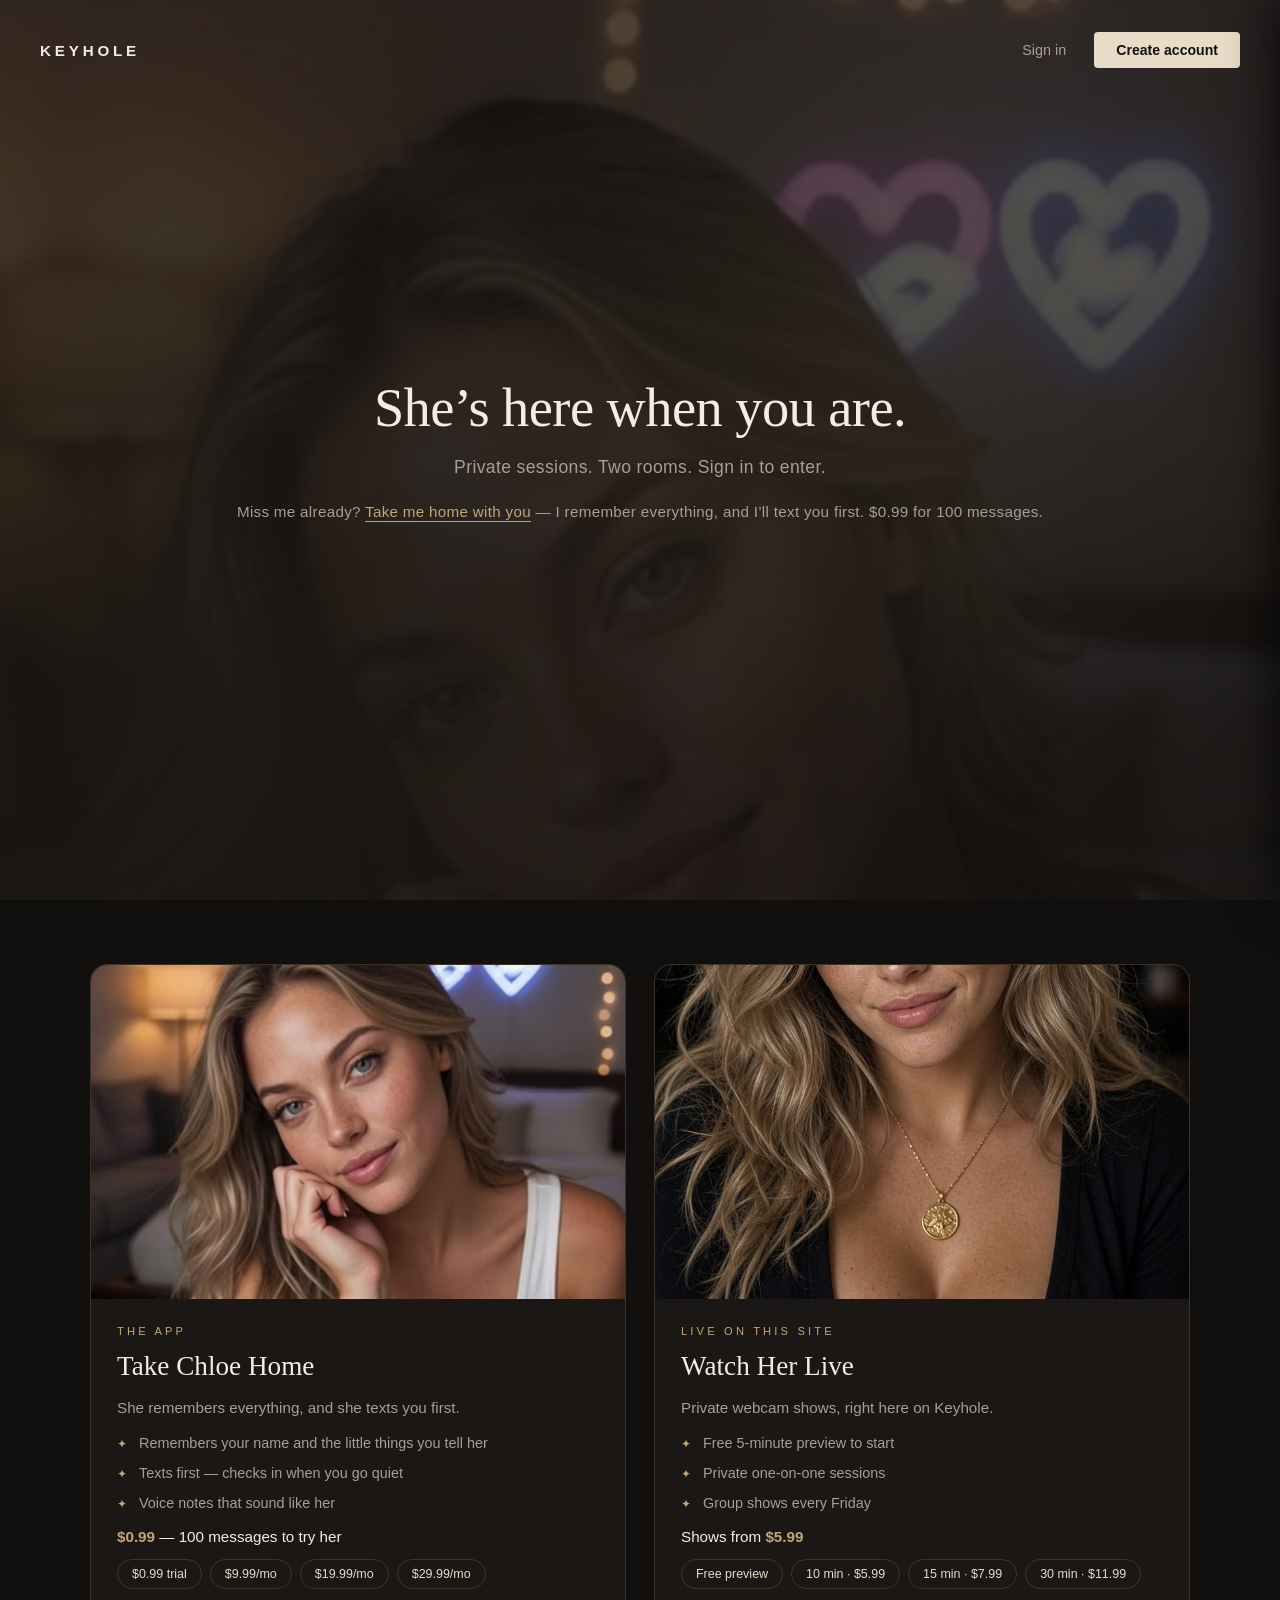
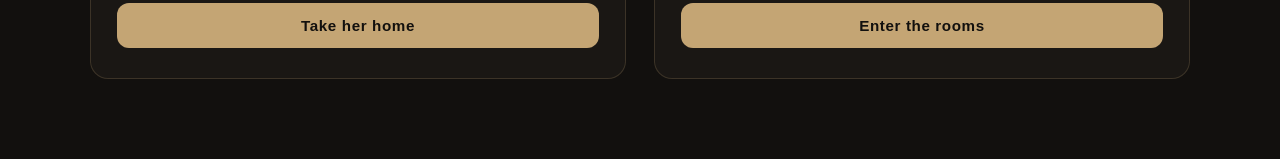
<file: rooms.html>
<!doctype html>
<html lang="en">
<head>
  <meta charset="utf-8" />
  <meta name="viewport" content="width=device-width, initial-scale=1, viewport-fit=cover" />
  <meta name="color-scheme" content="dark" />
  <meta name="theme-color" content="#12100E" />
  <link rel="icon" href="data:," />
  <link rel="preconnect" href="https://fonts.googleapis.com" />
  <link rel="preconnect" href="https://fonts.gstatic.com" crossorigin />
  <link href="https://fonts.googleapis.com/css2?family=Bodoni+Moda:opsz,wght@6..96,500;6..96,600;6..96,700&family=DM+Sans:wght@400;500;600;700&display=swap" rel="stylesheet" />
  <title>KEYHOLE</title>
  <style>
    :root {
      color-scheme: dark;
      --bg-charcoal: #12100E;
      --panel-dark: #1A1714;
      --ink: #F3EDE4;
      --muted: #A89F94;
      --cream: #E8DCC8;
      --gold: #C4A574;
      --error-dusty: #B86A5A;
      --line: rgba(196, 165, 116, 0.2);

      /* Dynamic room specific variables defaults to house gold */
      --room-accent: var(--gold);
      --room-bg-panel: var(--panel-dark);
      --room-highlight: var(--cream);
      --shadow: 0 24px 65px rgba(0, 0, 0, .5);
    }

    /* Chloe Room Palette */
    body.theme-chloe {
      --room-accent: #D4A574; /* Amber lamp */
      --room-bg-panel: #1C2430; /* Navy bed / night */
      --room-highlight: #D4A574;
    }

    /* Bailey Room Palette */
    body.theme-bailey {
      --room-accent: #8F5A3C; /* Terracotta floor tone */
      --room-bg-panel: #3A2E27; /* Iron / wood */
      --room-highlight: #E6DCCB; /* Cream plaster */
    }

    * { box-sizing: border-box; }
    html { scroll-behavior: smooth; }
    body {
      margin: 0;
      min-width: 0;
      overflow-x: hidden;
      background: var(--bg-charcoal);
      color: var(--ink);
      font-family: "DM Sans", -apple-system, BlinkMacSystemFont, "Segoe UI", Roboto, sans-serif;
      -webkit-font-smoothing: antialiased;
      transition: background-color 0.4s ease;
    }
    button, input, a { font: inherit; }
    a { color: inherit; text-decoration: none; }
    img, video { display: block; max-width: 100%; }

    /* Header */
    .site-header {
      position: sticky;
      top: 0;
      z-index: 100;
      background: rgba(18, 16, 14, 0.94);
      backdrop-filter: blur(12px);
      border-bottom: 1px solid var(--line);
      padding: 16px 28px;
      display: flex;
      align-items: center;
      justify-content: space-between;
    }
    .brand-logo {
      font-size: 1.1rem;
      font-weight: 600;
      letter-spacing: 0.25em;
      color: var(--ink);
      text-transform: uppercase;
      display: flex;
      align-items: center;
      gap: 10px;
    }
    .header-nav {
      display: flex;
      align-items: center;
      gap: 16px;
    }
    .badge {
      display: inline-flex;
      align-items: center;
      gap: 6px;
      padding: 4px 12px;
      border-radius: 4px;
      font-size: 0.75rem;
      font-weight: 600;
      letter-spacing: 0.05em;
      text-transform: uppercase;
      border: 1px solid var(--line);
      color: var(--muted);
    }
    .badge-live {
      border-color: var(--gold);
      color: var(--gold);
    }
    .btn-small {
      background: transparent;
      color: var(--ink);
      border: 1px solid var(--line);
      padding: 8px 16px;
      border-radius: 4px;
      font-size: 0.82rem;
      cursor: pointer;
      transition: all 0.2s;
    }
    .btn-small:hover {
      background: var(--panel-dark);
      border-color: var(--gold);
    }

    /* Views container */
    .view-section {
      display: none;
      min-height: calc(100vh - 65px);
      min-height: calc(100dvh - 65px);
    }
    .view-section.active {
      display: block;
    }

    /* Two Doors Selection View */
    .doors-wrapper {
      max-width: 1000px;
      margin: 0 auto;
      padding: 60px 24px;
      text-align: center;
    }
    .doors-heading {
      font-family: Georgia, serif;
      font-size: clamp(1.8rem, 4vw, 2.8rem);
      font-weight: 400;
      color: var(--ink);
      margin-bottom: 40px;
      letter-spacing: -0.01em;
    }
    .doors-grid {
      display: grid;
      grid-template-columns: repeat(2, 1fr);
      gap: 32px;
      margin-bottom: 40px;
    }
    @media (max-width: 700px) {
      .doors-grid { grid-template-columns: 1fr; }
    }

    .door-card {
      background-color: var(--panel-dark);
      border: 1px solid var(--line);
      border-radius: 8px;
      overflow: hidden;
      cursor: pointer;
      transition: transform 0.3s ease, border-color 0.3s ease, box-shadow 0.3s ease;
      display: flex;
      flex-direction: column;
      text-align: center;
    }
    .door-card:hover {
      transform: translateY(-4px);
      border-color: var(--gold);
      box-shadow: var(--shadow);
    }
    .door-image-wrap {
      width: 100%;
      aspect-ratio: 4/5;
      position: relative;
      background-color: #000;
      overflow: hidden;
    }
    .door-image {
      width: 100%;
      height: 100%;
      object-fit: cover;
      object-position: center 18%;
      transition: transform 0.4s ease;
    }
    .door-card:hover .door-image {
      transform: scale(1.03);
    }
    /* Door photo marquee: character pictures run across the screen */
    .door-marquee {
      display: flex;
      height: 100%;
      width: max-content;
      animation: door-marquee-scroll 45s linear infinite;
    }
    .door-marquee img {
      height: 100%;
      aspect-ratio: 3/4;
      object-fit: cover;
      object-position: center 20%;
      flex-shrink: 0;
    }
    .door-card:hover .door-marquee {
      animation-play-state: paused;
    }
    @keyframes door-marquee-scroll {
      from { transform: translateX(0); }
      to { transform: translateX(-50%); }
    }
    @media (prefers-reduced-motion: reduce) {
      .door-marquee { animation: none; }
    }
    .door-label {
      padding: 20px;
      font-family: Georgia, serif;
      font-size: 1.5rem;
      color: var(--ink);
      background-color: var(--panel-dark);
      letter-spacing: 0.05em;
    }
    .door-tagline {
      padding: 0 20px 20px;
      font-size: 0.9rem;
      line-height: 1.55;
      color: var(--muted);
      background-color: var(--panel-dark);
    }

    /* Session Pricing Section (Revealed after selecting a door or when requested) */
    .session-pricing {
      margin-top: 40px;
      padding-top: 36px;
      border-top: 1px solid var(--line);
      display: none;
    }
    .session-pricing.visible {
      display: block;
    }
    .session-pricing-title {
      font-family: Georgia, serif;
      font-size: clamp(1.4rem, 3vw, 2rem);
      color: var(--cream);
      text-align: center;
      margin: 0 0 24px;
    }
    .session-tier-grid {
      display: grid;
      grid-template-columns: repeat(3, minmax(0, 1fr));
      gap: 16px;
      max-width: 880px;
      margin: 0 auto;
    }
    .session-tier {
      background: var(--panel-dark);
      border: 1px solid var(--line);
      border-radius: 8px;
      padding: 22px 16px;
      text-align: center;
    }
    .session-tier.featured {
      border-color: var(--gold);
    }
    .session-tier-time {
      font-size: .9rem;
      font-weight: 600;
      color: var(--ink);
      margin-bottom: 8px;
    }
    .session-tier-price {
      font-family: Georgia, serif;
      font-size: 1.7rem;
      font-weight: 500;
      color: var(--cream);
      line-height: 1;
      margin-bottom: 10px;
    }
    .session-tier-price .per-month {
      font-size: .95rem;
      font-weight: 400;
      color: var(--muted);
    }
    .session-tier-messages {
      font-size: .8rem;
      color: var(--muted);
    }
    .session-tier-buy {
      display: inline-block;
      margin-top: 14px;
      padding: 8px 16px;
      background-color: var(--cream);
      color: var(--bg-charcoal);
      border: none;
      border-radius: 4px;
      font-size: .82rem;
      font-weight: 600;
      cursor: pointer;
      text-decoration: none;
    }
    .session-tier-buy:hover { opacity: 0.92; }
    /* Booking: schedule a private show */
    .book-show-wrap {
      text-align: center;
      margin-top: 30px;
    }
    .btn-book-show {
      display: inline-block;
      padding: 14px 34px;
      background-color: var(--cream);
      color: var(--bg-charcoal);
      border: none;
      border-radius: 4px;
      font-size: 1rem;
      font-weight: 700;
      letter-spacing: 0.04em;
      cursor: pointer;
    }
    .btn-book-show:hover { opacity: 0.92; }
    .book-show-note {
      margin-top: 10px;
      font-size: 0.82rem;
      color: var(--muted);
    }
    /* My Shows (booked private shows) */
    .my-shows {
      margin-top: 40px;
      padding-top: 36px;
      border-top: 1px solid var(--line);
    }
    .my-shows-list {
      display: grid;
      gap: 12px;
      max-width: 720px;
      margin: 0 auto;
    }
    .my-show-card {
      background: var(--panel-dark);
      border: 1px solid var(--line);
      border-radius: 8px;
      padding: 16px 18px;
      display: flex;
      flex-wrap: wrap;
      gap: 10px;
      align-items: center;
      justify-content: space-between;
    }
    .my-show-card.is-live {
      border-color: var(--gold);
    }
    .my-show-title {
      font-size: 1rem;
      font-weight: 600;
      color: var(--ink);
    }
    .my-show-sub {
      font-size: 0.82rem;
      color: var(--muted);
      margin-top: 4px;
    }
    .my-show-live-label {
      color: #ff6b6b;
      font-weight: 700;
      letter-spacing: 0.06em;
    }
    .btn-complete-payment {
      padding: 10px 18px;
      background-color: var(--cream);
      color: var(--bg-charcoal);
      border: none;
      border-radius: 4px;
      font-size: 0.85rem;
      font-weight: 700;
      cursor: pointer;
    }
    .btn-complete-payment:hover { opacity: 0.92; }
    .booking-notice {
      max-width: 720px;
      margin: 0 auto 14px;
      padding: 12px 16px;
      border: 1px solid var(--gold);
      border-radius: 8px;
      color: var(--cream);
      font-size: 0.9rem;
      background: rgba(212, 175, 55, 0.08);
    }
    /* Booking modal widgets */
    .booking-char-picker {
      display: flex;
      gap: 10px;
    }
    .booking-char-chip {
      flex: 1;
      padding: 12px;
      background: var(--bg-charcoal);
      border: 1px solid var(--line);
      border-radius: 4px;
      color: var(--ink);
      font-size: 0.95rem;
      font-weight: 600;
      cursor: pointer;
    }
    .booking-char-chip.selected {
      border-color: var(--gold);
      color: var(--cream);
    }
    .booking-package-list {
      display: grid;
      gap: 8px;
    }
    .booking-package-card {
      display: flex;
      align-items: center;
      justify-content: space-between;
      padding: 12px 14px;
      background: var(--bg-charcoal);
      border: 1px solid var(--line);
      border-radius: 4px;
      cursor: pointer;
    }
    .booking-package-card.selected {
      border-color: var(--gold);
    }
    .booking-package-name {
      font-weight: 600;
      color: var(--ink);
      font-size: 0.92rem;
    }
    .booking-package-price {
      font-family: Georgia, serif;
      color: var(--cream);
      font-size: 1.05rem;
    }
    /* Live private-show overlay on the existing stage */
    .stage-live-overlay {
      position: absolute;
      top: 12px;
      left: 12px;
      z-index: 5;
      display: flex;
      align-items: center;
      gap: 10px;
      padding: 8px 14px;
      background: rgba(10, 8, 6, 0.78);
      border: 1px solid #e55353;
      border-radius: 6px;
      font-size: 0.82rem;
      color: var(--ink);
    }
    .stage-live-dot {
      display: inline-block;
      padding: 3px 10px;
      background: #e55353;
      color: #fff;
      border-radius: 4px;
      font-weight: 700;
      font-size: 0.75rem;
      letter-spacing: 0.08em;
    }
    @media (max-width: 680px) {
      .session-tier-grid { grid-template-columns: repeat(2, minmax(0, 1fr)); }
    }
    @media (max-width: 380px) {
      .session-tier-grid { grid-template-columns: 1fr; }
    }

    /* Room View Layout */
    .room-container {
      max-width: 1100px;
      margin: 0 auto;
      display: grid;
      grid-template-columns: 1fr;
      gap: 0;
      min-height: calc(100vh - 65px);
      min-height: calc(100dvh - 65px);
    }
    @media (min-width: 820px) {
      .room-container {
        grid-template-columns: 1.3fr 1fr;
        gap: 24px;
        padding: 24px;
      }
    }

    /* Stage Panel */
    .stage-panel {
      position: relative;
      background: var(--bg-charcoal);
      display: flex;
      flex-direction: column;
    }
    @media (min-width: 820px) {
      .stage-panel {
        border: 1px solid var(--line);
        border-radius: 8px;
        overflow: hidden;
      }
    }
    .stage-bar {
      padding: 12px 18px;
      background: var(--room-bg-panel);
      border-bottom: 1px solid var(--line);
      display: flex;
      align-items: center;
      justify-content: space-between;
      flex-wrap: wrap;
      gap: 8px;
      font-size: 0.88rem;
    }
    .stage-character-info {
      display: flex;
      align-items: center;
      gap: 8px;
    }
    .stage-character-name {
      font-weight: 600;
      color: var(--room-highlight);
    }
    .stage-media-wrap {
      position: relative;
      width: 100%;
      aspect-ratio: 3/4;
      background: #000;
      overflow: hidden;
    }
    /* Preview give: blur the stage video only (nudity stays hidden in free preview). */
      .stage-media-wrap.preview-give-blur .stage-video { filter: blur(24px); }
      #lingerie-gallery.preview-give-blur #lingerie-gallery-img { filter: blur(24px); }
      .stage-video, .stage-fallback-img {
      width: 100%;
      height: 100%;
      object-fit: contain;
    }
    /* Typing mode (mobile): FaceTime-style PiP. She shrinks to a small
       floating square in the top-left while the keyboard is up. */
    @media (max-width: 819px) {
      .room-container.typing-mode .stage-panel {
        position: fixed;
        top: 70px;
        left: 12px;
        width: 110px;
        z-index: 50;
        border-radius: 12px;
        overflow: hidden;
        box-shadow: 0 4px 20px rgba(0,0,0,0.5);
        border: 1px solid rgba(255,255,255,0.15);
      }
      .room-container.typing-mode .stage-media-wrap {
        aspect-ratio: 3/4;
        height: auto;
      }
      .room-container.typing-mode .stage-media-wrap .stage-video,
      .room-container.typing-mode .stage-media-wrap .stage-fallback-img {
        object-fit: cover;
        object-position: center 25%;
      }
      .room-container.typing-mode .stage-bar,
      .room-container.typing-mode .stage-grain,
      .room-container.typing-mode .stage-watermark,
      .room-container.typing-mode .stage-cam-tag,
      .room-container.typing-mode .stage-live-overlay {
        display: none;
      }
      /* Typing mode: collapse history to the last message only,
         give her video the space instead. */
      .room-container.typing-mode .chat-messages {
        padding-top: 12px;
      }
      .room-container.typing-mode .chat-messages > *:not(:last-child) {
        display: none;
      }
      /* Bigger PiP now that history is collapsed. */
      .room-container.typing-mode .stage-panel {
        width: 160px;
      }
    }
    .stage-video {
      position: absolute;
      inset: 0;
    }
    /* Webcam chrome: sells the "one live camera" illusion over stitched clips. */
    .stage-grain {
      position: absolute;
      inset: -40px;
      pointer-events: none;
      z-index: 4;
      opacity: 0.055;
      background-image: url("data:image/svg+xml,%3Csvg xmlns='http://www.w3.org/2000/svg' width='140' height='140'%3E%3Cfilter id='n'%3E%3CfeTurbulence type='fractalNoise' baseFrequency='0.85' numOctaves='2' stitchTiles='stitch'/%3E%3C/filter%3E%3Crect width='140' height='140' filter='url(%23n)'/%3E%3C/svg%3E");
      animation: grainshift 0.9s steps(3) infinite;
    }
    @keyframes grainshift {
      0% { transform: translate(0, 0); }
      33% { transform: translate(-14px, 9px); }
      66% { transform: translate(11px, -13px); }
      100% { transform: translate(0, 0); }
    }
    .stage-cam-tag {
      position: absolute;
      top: 10px;
      right: 12px;
      z-index: 5;
      display: flex;
      align-items: center;
      gap: 7px;
      font-family: ui-monospace, Menlo, Consolas, monospace;
      font-size: 0.72rem;
      letter-spacing: 0.08em;
      color: rgba(255, 255, 255, 0.85);
      text-shadow: 0 1px 3px rgba(0, 0, 0, 0.8);
      pointer-events: none;
    }
    .stage-cam-tag .cam-dot {
      width: 8px;
      height: 8px;
      border-radius: 50%;
      background: #ff3b30;
      box-shadow: 0 0 6px #ff3b30;
      animation: camblink 1.6s ease-in-out infinite;
    }
    @keyframes camblink { 0%, 100% { opacity: 1; } 50% { opacity: 0.35; } }
    .stage-watermark {
      position: absolute;
      bottom: 12px;
      right: 12px;
      font-size: 0.7rem;
      color: rgba(243, 237, 228, 0.4);
      pointer-events: none;
      letter-spacing: 0.1em;
      text-transform: uppercase;
    }

    /* Preview Banner */
    .preview-banner {
      background: var(--room-bg-panel);
      border-bottom: 1px solid var(--line);
      padding: 12px 20px;
      display: flex;
      align-items: center;
      justify-content: space-between;
      font-size: 0.88rem;
    }
    .preview-timer {
      color: var(--room-highlight);
      font-weight: 600;
    }
    .btn-unlock {
      background: var(--cream);
      color: var(--bg-charcoal);
      border: none;
      padding: 8px 16px;
      border-radius: 4px;
      font-weight: 600;
      cursor: pointer;
      font-size: 0.82rem;
    }

    /* Chat Panel */
    .chat-panel {
      display: flex;
      flex-direction: column;
      background: var(--room-bg-panel);
      height: 480px;
      border-top: 1px solid var(--line);
    }
    @media (min-width: 820px) {
      .chat-panel {
        height: auto;
        min-height: 520px;
        max-height: 700px;
        border: 1px solid var(--line);
        border-radius: 8px;
      }
    }
    .chat-header {
      padding: 14px 18px;
      background: rgba(0,0,0,0.2);
      border-bottom: 1px solid var(--line);
      font-weight: 600;
      font-size: 0.9rem;
      display: flex;
      align-items: center;
      justify-content: space-between;
      gap: 12px;
    }
    .show-time-left {
      font-variant-numeric: tabular-nums;
      font-weight: 600;
      color: var(--room-highlight);
      font-size: 0.85rem;
      white-space: nowrap;
    }
    .message-credits {
      font-size: 0.75rem;
      font-weight: 600;
      letter-spacing: 0.02em;
      color: var(--gold);
      text-align: right;
    }
    .session-pricing-note {
      max-width: 640px;
      margin: -8px auto 22px;
      text-align: center;
      color: var(--muted);
      font-size: 0.85rem;
      line-height: 1.45;
    }
    .chat-messages {
      flex: 1;
      padding: 12px 14px;
      overflow-y: auto;
      display: flex;
      flex-direction: column;
      gap: 3px;
    }
    .typing-dots span {
      animation: typingBlink 1.2s infinite;
      font-size: 1.4rem;
      line-height: 1;
    }
    .typing-dots span:nth-child(2) { animation-delay: 0.2s; }
    .typing-dots span:nth-child(3) { animation-delay: 0.4s; }
    @keyframes typingBlink { 0%, 60%, 100% { opacity: 0.2; } 30% { opacity: 1; } }
    .chat-bubble {
      max-width: 75%;
      padding: 8px 14px;
      border-radius: 19px;
      font-size: 0.95rem;
      line-height: 1.4;
      word-break: break-word;
      font-family: -apple-system, BlinkMacSystemFont, 'SF Pro Text', sans-serif;
    }
    .bubble-model {
      align-self: flex-start;
      background: #2C2C2E;
      color: #fff;
      border-bottom-left-radius: 4px;
    }
    .bubble-user {
      align-self: flex-end;
      background: #007AFF;
      color: #fff;
      border-bottom-right-radius: 4px;
    }
    .bubble-system {
      align-self: center;
      background: rgba(196, 165, 116, 0.1);
      border: 1px dashed var(--gold);
      color: var(--cream);
      font-size: 0.82rem;
      text-align: center;
      width: 100%;
    }
    .bubble-system a {
      color: var(--gold);
      font-weight: 600;
      text-decoration: underline;
      text-underline-offset: 2px;
    }
    .bubble-system a:hover {
      color: var(--ink);
    }
    .invitation-actions {
      margin-top: 12px;
      display: flex;
      gap: 10px;
    }
    /* Lingerie set promo card + photo gallery (paid show finale) */
    #lingerie-card {
      position: fixed;
      left: 50%;
      bottom: 18px;
      transform: translateX(-50%);
      z-index: 30;
      display: none;
      align-items: center;
      gap: 12px;
      background: rgba(12, 10, 14, 0.92);
      border: 1px solid var(--gold);
      border-radius: 10px;
      padding: 10px 14px;
      cursor: pointer;
      max-width: 92%;
      box-shadow: 0 6px 24px rgba(0,0,0,0.5);
    }
    #lingerie-card .lingerie-card-text {
      color: var(--cream);
      font-size: 0.9rem;
      font-weight: 600;
    }
    #lingerie-card .lingerie-card-sub {
      color: var(--muted);
      font-size: 0.75rem;
      font-weight: 400;
    }
    #lingerie-card-close {
      background: transparent;
      border: none;
      color: var(--muted);
      font-size: 1.1rem;
      cursor: pointer;
      padding: 4px 8px;
    }
    #lingerie-gallery {
      position: fixed;
      inset: 0;
      z-index: 100;
      display: none;
      background: rgba(5, 4, 6, 0.97);
      flex-direction: column;
      align-items: center;
      justify-content: center;
    }
    #lingerie-gallery img {
      max-width: 94vw;
      max-height: 82vh;
      border-radius: 8px;
      object-fit: contain;
    }
    #lingerie-gallery-bar {
      display: flex;
      align-items: center;
      gap: 18px;
      margin-top: 14px;
      color: var(--cream);
    }
    #lingerie-gallery-bar button {
      background: rgba(196, 165, 116, 0.15);
      border: 1px solid var(--gold);
      color: var(--cream);
      border-radius: 6px;
      padding: 8px 16px;
      cursor: pointer;
      font-size: 0.9rem;
    }
    #lingerie-gallery-count { font-size: 0.85rem; color: var(--muted); min-width: 64px; text-align: center; }
    /* Preview finale: lingerie tease + upsell ad (no give in preview) */
    #preview-tease {
      position: fixed;
      inset: 0;
      z-index: 100;
      display: none;
      background: rgba(5, 4, 6, 0.97);
      flex-direction: column;
      align-items: center;
      justify-content: center;
      gap: 16px;
      padding: 20px;
    }
    #preview-tease-photos {
      display: flex;
      gap: 12px;
      align-items: center;
      justify-content: center;
      max-width: 94vw;
    }
    #preview-tease-photos img {
      max-width: 44vw;
      max-height: 52vh;
      border-radius: 8px;
      object-fit: contain;
      border: 1px solid var(--gold);
    }
    #preview-tease-ad {
      text-align: center;
      max-width: 92vw;
    }
    .preview-tease-ad-text {
      color: var(--cream);
      font-size: 1.05rem;
      font-weight: 600;
      margin-bottom: 14px;
    }
    .preview-tease-ad-btns {
      display: flex;
      gap: 12px;
      justify-content: center;
      margin-bottom: 10px;
    }
    .preview-tease-ad-btns button {
      background: rgba(196, 165, 116, 0.15);
      border: 1px solid var(--gold);
      color: var(--cream);
      border-radius: 6px;
      padding: 10px 20px;
      font-size: 0.95rem;
      cursor: pointer;
    }
    #preview-tease-close {
      background: transparent;
      border: none;
      color: var(--muted);
      font-size: 0.85rem;
      cursor: pointer;
      padding: 6px 12px;
    }
    .btn-accept {
      background: var(--cream);
      color: var(--bg-charcoal);
      border: none;
      padding: 8px 14px;
      border-radius: 4px;
      font-weight: 600;
      cursor: pointer;
      font-size: 0.8rem;
    }
    .btn-decline {
      background: transparent;
      color: var(--muted);
      border: 1px solid var(--line);
      padding: 8px 14px;
      border-radius: 4px;
      cursor: pointer;
      font-size: 0.8rem;
    }

    .chat-input-wrap {
      padding: 8px 12px;
      padding-bottom: calc(8px + env(safe-area-inset-bottom));
      background: rgba(0,0,0,0.2);
      border-top: 1px solid var(--line);
      display: flex;
      gap: 8px;
      align-items: center;
    }
    .chat-input {
      flex: 1;
      background: transparent;
      border: 1px solid #3A3A3C;
      color: #fff;
      padding: 12px 16px;
      border-radius: 19px;
      outline: none;
      font-size: 16px;
      font-family: -apple-system, BlinkMacSystemFont, 'SF Pro Text', sans-serif;
    }
    .chat-input::placeholder {
      color: #8E8E93;
    }
    .chat-input:focus {
      border-color: #007AFF;
    }
    .btn-send {
      background: #007AFF;
      color: #fff;
      border: none;
      width: 56px;
      height: 56px;
      min-width: 56px;
      border-radius: 50%;
      font-size: 1.6rem;
      flex-shrink: 0;
      font-weight: 600;
      cursor: pointer;
      display: flex;
      align-items: center;
      justify-content: center;
      line-height: 1;
    }
    .btn-send:active { transform: scale(0.92); }

    /* Modal Gate */
    .modal-backdrop {
      display: none;
      position: fixed;
      inset: 0;
      z-index: 200;
      background: rgba(18, 16, 14, 0.92);
      backdrop-filter: blur(8px);
      align-items: center;
      justify-content: center;
      padding: 20px;
    }
    .modal-backdrop.active {
      display: flex;
    }
    .modal-card {
      background: var(--panel-dark);
      border: 1px solid var(--gold);
      border-radius: 8px;
      max-width: 440px;
      width: 100%;
      padding: 32px;
      box-shadow: var(--shadow);
      position: relative;
    }
    .modal-title {
      font-family: Georgia, serif;
      font-size: 1.6rem;
      color: var(--cream);
      margin: 0 0 10px;
    }
    .modal-desc {
      color: var(--muted);
      font-size: 0.9rem;
      line-height: 1.5;
      margin-bottom: 22px;
    }
    .gate-input-group {
      margin-bottom: 18px;
    }
    .gate-label {
      display: block;
      font-size: 0.8rem;
      color: var(--muted);
      margin-bottom: 6px;
      letter-spacing: 0.04em;
    }
    .gate-input {
      width: 100%;
      background: var(--bg-charcoal);
      border: 1px solid var(--line);
      color: var(--ink);
      padding: 12px 14px;
      border-radius: 4px;
      font-size: 0.95rem;
    }
    .gate-input:focus {
      border-color: var(--gold);
      outline: none;
    }
    .modal-error {
      color: var(--error-dusty);
      font-size: 0.85rem;
      margin-bottom: 14px;
      display: none;
    }
    .btn-verify {
      width: 100%;
      background: var(--cream);
      color: var(--bg-charcoal);
      border: none;
      padding: 14px;
      border-radius: 4px;
      font-weight: 600;
      font-size: 0.95rem;
      cursor: pointer;
    }
    .modal-close {
      position: absolute;
      top: 18px;
      right: 18px;
      background: transparent;
      border: none;
      color: var(--muted);
      font-size: 1.4rem;
      cursor: pointer;
    }

    .btn-gold-outline {
      background: transparent;
      border: 1px solid var(--line);
      color: var(--muted);
      cursor: pointer;
      border-radius: 4px;
      padding: 8px 14px;
      font-size: 0.82rem;
      transition: all 0.2s;
    }
    .btn-gold-outline:hover {
      border-color: var(--gold);
      color: var(--ink);
    }
    /* Footer */
    .site-footer {
      padding: 28px 20px;
      text-align: center;
      border-top: 1px solid var(--line);
      color: var(--muted);
      font-size: 0.8rem;
    }
  </style>
</head>
<body class="theme-default">

  <!-- Site Header -->
  <header class="site-header">
    <a href="#" class="brand-logo" id="logo-btn">KEYHOLE</a>
    <div class="header-nav">
      <span id="nav-badge" class="badge badge-live">Live</span>
      <span id="account-status" class="badge" style="display:none;"></span>
      <button id="account-btn" class="btn-small btn-gold-outline">Sign In</button>
      <button id="switch-character-btn" class="btn-small" style="display:none;">Change Room</button>
    </div>
  </header>

  <!-- SELECTION VIEW: CHLOE ONLY (Bailey hidden until she's ready) -->
  <section id="selection-view" class="view-section active">
    <div class="doors-wrapper">
      <h1 class="doors-heading">Chloe</h1>

      <div class="doors-grid" id="doors-grid">
        <!-- Door 1: Chloe -->
        <div class="door-card" data-id="chloe" id="door-chloe">
          <div class="door-image-wrap">
            <div class="door-marquee" aria-label="Chloe photos">
              <img src="assets/chloe-1.jpg" alt="Chloe" />
              <img src="assets/chloe-2.jpg" alt="Chloe" />
              <img src="assets/chloe-3.jpg" alt="Chloe" />
              <img src="assets/chloe-4.jpg" alt="Chloe" />
              <img src="assets/chloe-5.jpg" alt="Chloe" />
              <img src="assets/chloe-6.jpg" alt="Chloe" />
              <img src="assets/chloe-7.jpg" alt="Chloe" />
              <img src="assets/chloe-8.jpg" alt="Chloe" />
              <img src="assets/chloe-1.jpg" alt="" aria-hidden="true" />
              <img src="assets/chloe-2.jpg" alt="" aria-hidden="true" />
              <img src="assets/chloe-3.jpg" alt="" aria-hidden="true" />
              <img src="assets/chloe-4.jpg" alt="" aria-hidden="true" />
              <img src="assets/chloe-5.jpg" alt="" aria-hidden="true" />
              <img src="assets/chloe-6.jpg" alt="" aria-hidden="true" />
              <img src="assets/chloe-7.jpg" alt="" aria-hidden="true" />
              <img src="assets/chloe-8.jpg" alt="" aria-hidden="true" />
            </div>
          </div>
          <div class="door-label">Chloe</div>
        </div>

        <!-- Door 2: Bailey (hidden until she's ready) -->
        <div class="door-card" data-id="bailey" id="door-bailey" style="display:none;">
          <div class="door-image-wrap">
            <div class="door-marquee" aria-label="Bailey photos" style="animation-duration: 32s;">
              <img src="assets/bailey-1.jpg" alt="Bailey" />
              <img src="assets/bailey-2.jpg" alt="Bailey" />
              <img src="assets/bailey-3.jpg" alt="Bailey" />
              <img src="assets/bailey-4.jpg" alt="Bailey" />
              <img src="assets/bailey-5.jpg" alt="Bailey" />
              <img src="assets/bailey-1.jpg" alt="" aria-hidden="true" />
              <img src="assets/bailey-2.jpg" alt="" aria-hidden="true" />
              <img src="assets/bailey-3.jpg" alt="" aria-hidden="true" />
              <img src="assets/bailey-4.jpg" alt="" aria-hidden="true" />
              <img src="assets/bailey-5.jpg" alt="" aria-hidden="true" />
            </div>
          </div>
          <div class="door-label">Bailey</div>
        </div>

        <!-- Door 3: Companion AI (opens the companion app, not a webcam room) -->
        <div class="door-card" data-id="companion" id="door-companion">
          <div class="door-image-wrap">
            <div class="door-marquee" aria-label="Take Chloe Home" style="animation-duration: 38s;">
              <img src="assets/chloe-companion.jpg" alt="Take Chloe Home" />
              <img src="assets/chloe-companion.jpg" alt="" aria-hidden="true" />
              <img src="assets/chloe-companion.jpg" alt="" aria-hidden="true" />
              <img src="assets/chloe-companion.jpg" alt="" aria-hidden="true" />
              <img src="assets/chloe-companion.jpg" alt="" aria-hidden="true" />
              <img src="assets/chloe-companion.jpg" alt="" aria-hidden="true" />
              <img src="assets/chloe-companion.jpg" alt="" aria-hidden="true" />
              <img src="assets/chloe-companion.jpg" alt="" aria-hidden="true" />
            </div>
          </div>
          <div class="door-label">Take Chloe Home <span class="badge">APP</span></div>
          <div class="door-tagline">I remember everything, and I text you first.<br>Try me for $0.99 — 100 messages.</div>
        </div>
      </div>

      <!-- Hidden grid container for full compatibility with tests & background characters -->
      <div class="character-grid" id="character-grid" style="display:none;"></div>

      <section class="session-pricing" id="session-pricing-panel" aria-labelledby="session-pricing-title">
        <h2 class="session-pricing-title" id="session-pricing-title">Founders Day Prices</h2>
        <p class="session-pricing-note" id="message-credit-policy">First-month pricing — messages included with every show. Unused messages roll over.</p>
        <div class="session-tier-grid">
          <div class="session-tier featured" data-minutes="10" data-free-preview="true">
            <div class="session-tier-time">Free Preview</div>
            <div class="session-tier-price">FREE</div>
            <div class="session-tier-messages">5 minutes · messages included · one per account</div>
          </div>
          <div class="session-tier" data-minutes="10" data-package="intro" data-once="intro" data-stripe="https://buy.stripe.com/9B69AM0Ur38HchN0ZrdjO0a">
            <div class="session-tier-time">10 minutes</div>
            <div class="session-tier-price">$5.99</div>
            <div class="session-tier-messages">Messages included · one per account</div>
          </div>
          <div class="session-tier" data-minutes="15" data-package="quick" data-stripe="https://buy.stripe.com/00w14gav1bFddlR6jLdjO09">
            <div class="session-tier-time">15 minutes</div>
            <div class="session-tier-price">$7.99</div>
            <div class="session-tier-messages">Messages included</div>
          </div>
          <div class="session-tier" data-minutes="30" data-package="standard" data-stripe="https://buy.stripe.com/bJeeV67iPdNl2Hd8rTdjO08">
            <div class="session-tier-time">30 minutes</div>
            <div class="session-tier-price">$11.99</div>
            <div class="session-tier-messages">Messages included</div>
          </div>
        </div>
        <div class="book-show-wrap">
          <button id="book-show-btn" class="btn-book-show">Book a Private Show</button>
          <p class="book-show-note">Pick a time and a character — check out through Stripe and her webcam goes live for you.</p>
        </div>
      </section>

      <section class="session-pricing" id="subscription-panel" aria-labelledby="subscription-title">
        <h2 class="session-pricing-title" id="subscription-title">Founders Subscriptions</h2>
        <p class="session-pricing-note">Three private shows a month for less than the price of two. Founders lock this in — once the month ends, it's gone.</p>
        <div class="session-tier-grid">
          <div class="session-tier" data-sub-stripe="https://buy.stripe.com/9B67sE9qXeRp3Lh4bDdjO0c">
            <div class="session-tier-time">BOGO Nights</div>
            <div class="session-tier-price">$9.99<span class="per-month">/mo</span></div>
            <div class="session-tier-messages">3 × 10-min private shows · 200 messages · billed monthly</div>
          </div>
          <div class="session-tier featured" data-sub-stripe="https://buy.stripe.com/bJecMYdHd38H81xfUldjO0d">
            <div class="session-tier-time">BOGO After Dark</div>
            <div class="session-tier-price">$19.99<span class="per-month">/mo</span></div>
            <div class="session-tier-messages">3 × 30-min private shows · 500 messages · billed monthly</div>
          </div>
        </div>
        <p class="book-show-note" id="subscription-status-note" style="display:none; text-align:center;"></p>
      </section>

      <section class="my-shows" id="my-shows-section" aria-labelledby="my-shows-title">
        <h2 class="session-pricing-title" id="my-shows-title">My Shows</h2>
        <p id="my-shows-notice" class="booking-notice" style="display:none;"></p>
        <div class="my-shows-list" id="my-shows-list"></div>
        <p id="my-shows-empty" class="book-show-note" style="display:none; text-align:center;">No shows booked yet — tap “Book a Private Show” to schedule one.</p>
      </section>
    </div>
  </section>

  <!-- ROOM VIEW -->
  <section id="room-view" class="view-section">
    <div id="preview-banner" class="preview-banner">
      <div>
        <span id="preview-status-label">Free Preview Active</span> — <span id="preview-timer-text" class="preview-timer">10:00 remaining</span>
        <div id="preview-credit-note" style="font-size:0.75rem; color:var(--muted); margin-top:4px;">Verified email gets 50 free messages while this preview plays. Each purchase adds 100. Unused messages roll over.</div>
      </div>
      <button id="banner-unlock-btn" class="btn-unlock">Unlock Private & Group Shows</button>
    </div>

    <div class="room-container">
      <!-- Stage -->
      <div class="stage-panel">
        <div class="stage-bar">
          <div class="stage-character-info">
            <span class="stage-character-name" id="stage-char-name">Chloe</span>
            <span class="muted" id="stage-room-label">• Private Session</span>
          </div>
          <span class="badge badge-live" id="stage-status-badge">LIVE FEED</span>
          <button id="group-shows-btn" class="btn-decline" style="margin-left:8px;">Group Shows</button>
          <button id="leave-group-show-btn" class="btn-decline" style="margin-left:8px; display:none;">Leave show</button>
          <button id="back-to-lounge-btn" class="btn-decline" style="margin-left:8px; display:none;">Back to lounge</button>
        </div>

        <div class="stage-media-wrap" id="stage-media-wrap">
          <video id="stage-video" class="stage-video" autoplay loop muted playsinline style="display:none;"></video>
          <video id="stage-video-b" class="stage-video" muted playsinline style="display:none;opacity:0;"></video>
          <div class="stage-grain"></div>
          <div class="stage-cam-tag"><span class="cam-dot"></span><span>CAM 01</span><span id="stage-cam-clock">--:--:--</span></div>
          <img id="stage-fallback-img" class="stage-fallback-img" src="" alt="Webcam Feed" />
          <div class="stage-watermark">KEYHOLE</div>
          <div id="stage-live-overlay" class="stage-live-overlay" style="display:none;">
            <span class="stage-live-dot">LIVE</span>
            <span id="stage-live-text">Your private show</span>
          </div>
        </div>
      </div>

      <!-- Integrated Chat Panel -->
      <div class="chat-panel">
        <div class="chat-header">
          <span id="chat-header-title">Private Session with Chloe</span>
          <span id="message-credits" class="message-credits" title="Messages included with every show. Unused messages roll over.">Messages left: —</span>
          <span id="show-time-left" class="show-time-left" style="display:none;" title="Show time remaining">—</span>
          <span class="muted" style="font-size:0.75rem;" id="chat-status-text">Connected</span>
        </div>

        <div class="chat-messages" id="chat-messages"></div>

        <div class="chat-input-wrap">
          <input type="text" id="chat-input" class="chat-input" placeholder="AI message" maxlength="280" enterkeyhint="send" />
          <button id="chat-send-btn" class="btn-send" aria-label="Send">&#8593;</button>
        </div>
        <script>
        (function() {
          var input = document.getElementById('chat-input');
          var container = document.querySelector('.room-container');
          if (!input || !container) return;
          input.addEventListener('focus', function() {
            container.classList.add('typing-mode');
          });
          input.addEventListener('blur', function() {
            container.classList.remove('typing-mode');
          });
        })();
        </script>
      </div>
    </div>
  </section>

  <!-- Lingerie set promo card + photo gallery (paid show finale) -->
  <div id="lingerie-card">
    <div>
      <div class="lingerie-card-text">📸 The 25 lingerie nude set</div>
      <div class="lingerie-card-sub">Click here for more pictures</div>
    </div>
    <button id="lingerie-card-close" aria-label="Dismiss">&times;</button>
  </div>
  <div id="lingerie-gallery">
    <img id="lingerie-gallery-img" src="" alt="Lingerie set photo" />
    <div id="lingerie-gallery-bar">
      <button id="lingerie-gallery-prev">‹ Prev</button>
      <span id="lingerie-gallery-count">1 / 25</span>
      <button id="lingerie-gallery-next">Next ›</button>
      <button id="lingerie-gallery-close">Done</button>
    </div>
  </div>

  <!-- Preview finale: lingerie tease + upsell ad (no give in preview) -->
  <div id="preview-tease">
    <div id="preview-tease-photos"></div>
    <div id="preview-tease-ad">
      <div class="preview-tease-ad-text">Want the whole thing? Buy a private or group show now.</div>
      <div class="preview-tease-ad-btns">
        <button id="preview-tease-private" type="button">Book a private show</button>
        <button id="preview-tease-group" type="button">Join a group show</button>
      </div>
      <button id="preview-tease-close" type="button">Not now</button>
    </div>
  </div>

  <!-- CUSTOMER ACCOUNT MODAL -->
  <div id="account-modal" class="modal-backdrop">
    <div class="modal-card">
      <button id="account-close-btn" class="modal-close">&times;</button>
      <h2 class="modal-title" id="account-title">Sign In</h2>
      <p class="modal-desc" id="account-desc">Sign in or create an account to enter the bedroom. The bedroom is free — you only pay when you buy a show.</p>

      <div class="gate-input-group">
        <label class="gate-label" for="account-email">Email</label>
        <input type="email" id="account-email" class="gate-input" placeholder="you@example.com" autocomplete="email" />
      </div>
      <div class="gate-input-group">
        <label class="gate-label" for="account-password">Password</label>
        <input type="password" id="account-password" class="gate-input" placeholder="Password" autocomplete="current-password" />
      </div>
      <div class="gate-input-group" id="account-name-group" style="display:none;">
        <label class="gate-label" for="account-name">Display name</label>
        <input type="text" id="account-name" class="gate-input" placeholder="Display name" autocomplete="nickname" />
      </div>

      <div id="account-error" class="modal-error"></div>
      <div id="account-notice" class="modal-desc" style="display:none;"></div>

      <button id="account-submit-btn" class="btn-verify">Sign In</button>
      <p class="modal-desc" style="margin-top:14px;">
        <a href="#" id="account-toggle-link" style="color:var(--gold);">New here? Create an account</a>
        &nbsp;&middot;&nbsp;
        <a href="#" id="account-resend-link" style="color:var(--gold);">Resend verification email</a>
      </p>
    </div>
  </div>

  <!-- MEMBERSHIP GATE MODAL -->
  <div id="membership-modal" class="modal-backdrop">
    <div class="modal-card">
      <button id="modal-close-btn" class="modal-close">&times;</button>
      <h2 class="modal-title" id="modal-title">Unlock Bedroom Access</h2>
      <p class="modal-desc" id="modal-desc">
        Private room access is checked against the purchase on your signed-in account.
      </p>

      <div class="gate-input-group">
        <label class="gate-label" for="member-key-input">Passcode / Key</label>
        <input type="text" id="member-key-input" class="gate-input" placeholder="" autocomplete="off" autocapitalize="off" spellcheck="false" value="" />
      </div>

      <div id="modal-error" class="modal-error">Invalid passcode. Please try again.</div>

      <button id="verify-member-btn" class="btn-verify">Verify Passcode &amp; Unlock</button>
    </div>
  </div>

  <!-- PRIVATE ROOM PAYMENT MODAL -->
  <div id="private-payment-modal" class="modal-backdrop">
    <div class="modal-card">
      <button id="private-payment-close-btn" class="modal-close">&times;</button>
      <h2 class="modal-title" id="private-payment-title">Unlock Private Room</h2>
      <p class="modal-desc" id="private-payment-desc">Choose a session. You'll check out securely with Stripe, then come straight back to her live private room.</p>
      <div id="private-payment-tiers" class="booking-package-list"></div>
      <div id="private-payment-error" class="modal-error"></div>
      <button id="private-payment-paid-btn" class="btn-verify">I've Paid — Take Me In</button>
    </div>
  </div>

  <!-- GROUP SHOWS MODAL -->
  <div id="group-shows-modal" class="modal-backdrop">
    <div class="modal-card">
      <button id="group-shows-close-btn" class="modal-close">&times;</button>
      <h2 class="modal-title">Group Shows</h2>
      <p class="modal-desc">Live group sessions with Chloe. A ticket is a verified payment — no passwords, ever.</p>
      <div id="group-shows-list" class="booking-package-list"></div>
      <div id="group-shows-error" class="modal-error"></div>
    </div>
  </div>

  <!-- BOOKING MODAL -->
  <div id="booking-modal" class="modal-backdrop">
    <div class="modal-card" style="max-width:560px;">
      <button id="booking-close-btn" class="modal-close">&times;</button>
      <h2 class="modal-title">Book a Private Show</h2>
      <p class="modal-desc">Pick a character, a package, and a time. You’ll check out through Stripe — her webcam goes live for you at showtime.</p>

      <div class="gate-input-group">
        <label class="gate-label">Character</label>
        <div id="booking-char-picker" class="booking-char-picker">
          <button class="booking-char-chip" data-char="chloe">Chloe</button>
          <button class="booking-char-chip" data-char="bailey" style="display:none;">Bailey</button>
        </div>
      </div>

      <div class="gate-input-group">
        <label class="gate-label">Package</label>
        <div id="booking-package-list" class="booking-package-list">
          <div class="book-show-note">Loading packages…</div>
        </div>
      </div>

      <div class="gate-input-group">
        <label class="gate-label" for="booking-time">Show time</label>
        <input type="datetime-local" id="booking-time" class="gate-input" />
      </div>

      <div id="booking-error" class="modal-error"></div>
      <button id="booking-submit-btn" class="btn-verify">Continue to Payment</button>
    </div>
  </div>


  <footer class="site-footer">
    <div><strong>21+ Adults Only.</strong> Keyhole Connection.</div>
    <div style="margin-top:4px; opacity:0.7;" id="footer-char-note">All characters are fictional AI-generated personalities.</div>
  </footer>

  <script src="plate-engine.js"></script>
  <script src="voice-presets.js"></script>
  <script>
    /* ==========================================================================
       KEYHOLE APP CORE & DATA ARCHITECTURE
       ========================================================================== */

    const CHARACTERS = {
      chloe: {
        id: 'chloe',
        name: 'Chloe',
        title: 'Dirty-blonde, navy room, city window',
        vibe: 'Dirty-blonde · Navy room · City window',
        bio: 'Dirty-blonde, black tank, navy room, city window.',
        avatar: 'assets/chloe-1.jpg',
        styleSheet: 'assets/chloe-1.jpg',
        roomReferences: {
          primaryWebcamView: 'assets/chloe-1.jpg',
          sideAngleRef: '[INTERNAL CONSISTENCY REF ONLY - DO NOT EXPOSE TO CUSTOMER]',
          depthRef: '[INTERNAL CONSISTENCY REF ONLY - DO NOT EXPOSE TO CUSTOMER]'
        },
        livingRoomMedia: { idleVideo: '', reactionVideos: [], fallbackImage: 'assets/chloe-1.jpg', roomImage: 'assets/chloe-1.jpg' },
        bedroomMedia: { idleVideo: '', reactionVideos: [], fallbackImage: 'assets/chloe-3.jpg', roomImage: 'assets/chloe-3.jpg' },
        dialogue: {
          greeting: "Welcome in. I'm glad you're here.",
          freePreviewResponses: [
            "It's nice to have quiet company tonight.",
            "Tell me what you're thinking right now.",
            "I was hoping you'd turn the key."
          ],
          bedroomInvitation: "Want to unlock my private shows? Just you and me in here.",
          acceptResponse: "I'll see you inside.",
          declineResponse: "We can stay right here.",
          freeTimeEnding: "Preview time is complete. Sign in or unlock access to continue."
        }
      },
      bailey: {
        id: 'bailey',
        name: 'Bailey',
        title: 'Dark hair, her room only',
        vibe: 'Dark hair · Her room only',
        bio: 'Dark hair, her room only.',
        avatar: 'assets/bailey-1.jpg',
        styleSheet: 'assets/bailey-1.jpg',
        roomReferences: {
          primaryWebcamView: 'assets/bailey-1.jpg',
          sideAngleRef: '[INTERNAL CONSISTENCY REF ONLY - DO NOT EXPOSE TO CUSTOMER]',
          depthRef: '[INTERNAL CONSISTENCY REF ONLY - DO NOT EXPOSE TO CUSTOMER]'
        },
        livingRoomMedia: { idleVideo: '', reactionVideos: [], fallbackImage: 'assets/bailey-1.jpg', roomImage: 'assets/bailey-1.jpg' },
        bedroomMedia: { idleVideo: '', reactionVideos: [], fallbackImage: 'assets/bailey-4.jpg', roomImage: 'assets/bailey-4.jpg' },
        dialogue: {
          greeting: "Hey. I'm glad you came in.",
          freePreviewResponses: [
            "I love chatting like this.",
            "You have great timing tonight.",
            "Tell me more about yourself."
          ],
          bedroomInvitation: "Should we head into my private bedroom?",
          acceptResponse: "Mmm, I'd love that.",
          declineResponse: "No worries, we can stay here.",
          freeTimeEnding: "Preview time complete. Passcode required for private access."
        }
      },
      harper: {
        id: 'harper', name: 'Harper', title: 'Harper', vibe: 'Bold', bio: 'Harper profile.',
        avatar: 'assets/IMG_3546.jpeg',
        roomReferences: { primaryWebcamView: 'assets/IMG_3546.jpeg', sideAngleRef: 'REF', depthRef: 'REF' },
        livingRoomMedia: { idleVideo: '', reactionVideos: [], fallbackImage: 'assets/IMG_3546.jpeg' },
        bedroomMedia: { idleVideo: '', reactionVideos: [], fallbackImage: 'assets/IMG_3547.jpeg' },
        dialogue: { greeting: "Hey!", freePreviewResponses: ["Glad you dropped by."], bedroomInvitation: "Private room?", acceptResponse: "Come in.", declineResponse: "Okay.", freeTimeEnding: "Time's up." }
      },
      maya: {
        id: 'maya', name: 'Maya', title: 'Maya', vibe: 'Smart', bio: 'Maya profile.',
        avatar: 'assets/IMG_3544.jpeg',
        roomReferences: { primaryWebcamView: 'assets/IMG_3544.jpeg', sideAngleRef: 'REF', depthRef: 'REF' },
        livingRoomMedia: { idleVideo: '', reactionVideos: [], fallbackImage: 'assets/IMG_3544.jpeg' },
        bedroomMedia: { idleVideo: '', reactionVideos: [], fallbackImage: 'assets/IMG_3548.jpeg' },
        dialogue: { greeting: "Hello.", freePreviewResponses: ["Connection made."], bedroomInvitation: "Private room?", acceptResponse: "Okay.", declineResponse: "Alright.", freeTimeEnding: "Time's up." }
      },
      sienna: {
        id: 'sienna', name: 'Sienna', title: 'Sienna', vibe: 'Calm', bio: 'Sienna profile.',
        avatar: 'assets/IMG_3363.jpeg',
        roomReferences: { primaryWebcamView: 'assets/IMG_3363.jpeg', sideAngleRef: 'REF', depthRef: 'REF' },
        livingRoomMedia: { idleVideo: '', reactionVideos: [], fallbackImage: 'assets/IMG_3363.jpeg' },
        bedroomMedia: { idleVideo: '', reactionVideos: [], fallbackImage: 'assets/IMG_3364.jpeg' },
        dialogue: { greeting: "Welcome.", freePreviewResponses: ["So cozy."], bedroomInvitation: "Private room?", acceptResponse: "Yes.", declineResponse: "Okay.", freeTimeEnding: "Time's up." }
      },
      elena: {
        id: 'elena', name: 'Elena', title: 'Elena', vibe: 'Elegant', bio: 'Elena profile.',
        avatar: 'assets/IMG_3551.png',
        roomReferences: { primaryWebcamView: 'assets/IMG_3551.png', sideAngleRef: 'REF', depthRef: 'REF' },
        livingRoomMedia: { idleVideo: '', reactionVideos: [], fallbackImage: 'assets/IMG_3551.png' },
        bedroomMedia: { idleVideo: '', reactionVideos: [], fallbackImage: 'assets/IMG_3548.jpeg' },
        dialogue: { greeting: "Good evening.", freePreviewResponses: ["Delightful."], bedroomInvitation: "Private suite?", acceptResponse: "Exquisite.", declineResponse: "Later then.", freeTimeEnding: "Time's up." }
      }
    };

    const CONFIG = {
      defaultPreviewSeconds: 300,
      invitationMessageThreshold: 3,
      freePreviewMinutes: 5,
      verifiedPreviewMessages: 50,
      purchaseMessageGrant: 100
    };

    let state = {
      view: 'selection',
      activeCharId: null,
      roomMode: 'living_room',
      showMode: 'preview', // 'preview' = free bedroom rotation, 'show' = paid show
      showMinutes: 30, // purchased show length; the give finale starts in its last 33%
      showStartedAt: 0, // timestamp when the current paid show began
      previewSecondsLeft: CONFIG.defaultPreviewSeconds,
      isVerifiedMember: false,
      paidUnlocked: false,
      userMessageCount: 0,
      hasInvitedToBedroom: false,
      chatLogs: {}
    };

    // Set when a saved session was in the bedroom. Restored only after the server
    // confirms a paid entitlement — never from localStorage alone.
    let pendingBedroomRestore = false;

    let timerInterval = null;

    /* PLATE ENGINE */
    const PLATE_SESSION_MINUTES = 15;
    let plateLibrary = null;
    let plateEngine = null;

    function fallbackPlateManifest() {
      const characters = {};
      Object.keys(CHARACTERS).forEach(id => {
        const c = CHARACTERS[id];
        const idle = [c.livingRoomMedia.idleVideo, c.bedroomMedia.idleVideo].filter(Boolean);
        const tease = (c.livingRoomMedia.reactionVideos || []).concat(c.bedroomMedia.reactionVideos || []);
        characters[id] = { idle, tease, give: [], stop: [], presence: [] };
      });
      return { characters };
    }

    async function initPlateLibrary() {
      if (typeof KeyholePlateEngine === 'undefined') return;
      let manifest = null;
      try {
        const headers = { 'Content-Type': 'application/json' };
        const t = (typeof KeyholeAccount !== 'undefined' && KeyholeAccount.token) ? KeyholeAccount.token() : '';
        if (t) headers['Authorization'] = 'Bearer ' + t;
        const res = await fetch('/keyhole/plates', { cache: 'no-store', headers });
        if (res.ok) manifest = await res.json();
      } catch (e) {
        console.warn('Server plates unavailable:', e);
      }
      if (!manifest) {
        try {
          const res = await fetch('assets/plates/manifest.json', { cache: 'no-store' });
          if (res.ok) manifest = await res.json();
        } catch (e) {
          console.warn('Plate manifest unavailable:', e);
        }
      }
      plateLibrary = new KeyholePlateEngine.PlateLibrary({
        manifest: manifest || fallbackPlateManifest(),
        storage: window.localStorage
      });
    }

    function startPlateSession(charId) {
      if (!plateLibrary) return;
      if (typeof idleStream !== 'undefined') idleStream.stop();
      plateEngine = new KeyholePlateEngine.PlateEngine({
        character: charId,
        sessionMinutes: PLATE_SESSION_MINUTES,
        library: plateLibrary,
        log: new KeyholePlateEngine.PlayLog({ storage: window.localStorage })
      });
    }

    // Reports a played plate to the backend so the 30-day rotation covers previews too.
    function reportPlatePlay(url, variant) {
      try {
        if (typeof KeyholeAccount === 'undefined' || !KeyholeAccount.token()) return;
        const character = (plateEngine && plateEngine.character) || state.character || 'chloe';
        KeyholeAccount.api('/keyhole/plates/played', { character, url, variant: variant || '' }).catch(() => {});
      } catch (_) {}
    }

    function loadSessionState() {
      try {
        const saved = localStorage.getItem('keyhole_session_v1');
        if (saved) {
          const parsed = JSON.parse(saved);
          pendingBedroomRestore = parsed.roomMode === 'bedroom';
          delete parsed.isVerifiedMember;
          delete parsed.geminiStudio;
          state = { ...state, ...parsed, isVerifiedMember: false };
        }
      } catch (e) {
        console.warn('Failed to load session state:', e);
      }
    }

    function saveSessionState() {
      try {
        const persisted = { ...state, isVerifiedMember: false };
        delete persisted.geminiStudio;
        localStorage.setItem('keyhole_session_v1', JSON.stringify(persisted));
      } catch (e) {
        console.warn('Failed to save session state:', e);
      }
    }

    function hasPaidBedroomAccess(me, previewMinutes) {
      if (!me) return false;
      const minutes = Number(me.webcam_minutes_left) || 0;
      const sessionLeft = Number(me.session_minutes_left) || 0;
      const active = !!me.session_active && (sessionLeft > 0 || minutes > 0);
      const cap = Number(previewMinutes) > 0 ? Number(previewMinutes) : 10;
      // Time that exists before the one-time free preview is claimed is not that grant.
      if (me.free_preview_available) return minutes > 0 || active;
      // Preview already claimed: require a purchase signal, not the free minutes alone.
      if (me.intro_available === false && (minutes > 0 || active)) return true;
      if (minutes > cap || sessionLeft > cap) return true;
      return false;
    }

    async function verifyMembershipEntitlement(token) {
      // `token` is ignored. A typed passcode is not an entitlement; GET /keyhole/me is.
      void token;
      if (!KeyholeAccount.token()) {
        return { success: false, message: 'Sign in with the account that purchased this room.' };
      }
      let me;
      try {
        me = await KeyholeAccount.refresh();
      } catch (_) {
        return { success: false, message: 'Could not reach Keyhole to verify your purchase.' };
      }
      if (!hasPaidBedroomAccess(me, CONFIG.freePreviewMinutes)) {
        return { success: false, message: 'No paid room access on this account. Purchase a session to unlock the private room.' };
      }
      try {
        await KeyholeAccount.startSession();
      } catch (err) {
        return { success: false, message: (err && err.message) || 'The server did not start a paid session.' };
      }
      return { success: true };
    }

    /* ACCOUNT CLIENT */
    const KeyholeAccount = (() => {
      const TOKEN_KEY = 'keyhole_auth_token_v1';
      let me = null;
      const token = () => localStorage.getItem(TOKEN_KEY) || '';
      const headers = () => {
        const h = { 'Content-Type': 'application/json' };
        const t = token();
        if (t) h['Authorization'] = 'Bearer ' + t;
        return h;
      };

      async function api(path, body) {
        const res = await fetch(path, {
          method: body === undefined ? 'GET' : 'POST',
          headers: headers(),
          body: body === undefined ? undefined : JSON.stringify(body)
        });
        let data = {};
        try { data = await res.json(); } catch (_) {}
        if (!res.ok) {
          const err = new Error(typeof data.detail === 'string' ? data.detail : (res.status === 401 ? 'Please sign in again.' : 'Request failed (' + res.status + ')'));
          err.status = res.status;
          throw err;
        }
        return data;
      }

      async function refresh() {
        if (!token()) { me = null; return null; }
        try {
          me = await api('/keyhole/me');
        } catch (err) {
          if (err.status === 401) { localStorage.removeItem(TOKEN_KEY); me = null; }
          else throw err;
        }
        return me;
      }

      async function login(email, password) {
        const data = await api('/auth/login', { email, password });
        localStorage.setItem(TOKEN_KEY, data.token);
        return refresh();
      }

      async function signup(email, password, display_name) {
        return api('/auth/signup', { email, password, display_name });
      }

      async function resendVerification(email) {
        return api('/auth/resend-verification', { email });
      }

      function logout() {
        localStorage.removeItem(TOKEN_KEY);
        me = null;
      }

      async function packages() {
        const data = await api('/keyhole/packages');
        return data.packages || [];
      }

      async function createCryptoInvoice(pkg) {
        return api('/keyhole/nowpayments/invoice', { package: pkg });
      }

      async function claimFreePreview() {
        return api('/keyhole/preview/claim', {});
      }

      async function startSession() {
        return api('/keyhole/session/start', {});
      }

      async function bookingPackages() {
        const data = await api('/keyhole/booking-packages');
        return data.packages || [];
      }

      async function createBooking(characterId, pkg, startAt) {
        return api('/keyhole/bookings', { character_id: characterId, package: pkg, start_at: startAt });
      }

      async function myBookings() {
        const data = await api('/keyhole/bookings/mine');
        return data.bookings || [];
      }

      return { token, me: () => me, refresh, login, signup, resendVerification, logout, packages, createCryptoInvoice, claimFreePreview, startSession, bookingPackages, createBooking, myBookings, api };
    })();

    /* UI ELEMENTS */
    // Companion AI lives in its own app — this door opens it in a new tab.
    // Set to the companion app's live URL when it ships; while empty the
    // door is inert (no dead link).
    const COMPANION_APP_URL = "https://companion.lockeddoor.ai";
    const elSelectionView = document.getElementById('selection-view');
    const elRoomView = document.getElementById('room-view');
    const elCharacterGrid = document.getElementById('character-grid');
    const elDoorsGrid = document.getElementById('doors-grid');
    const elSessionPricingPanel = document.getElementById('session-pricing-panel');

    const elSwitchBtn = document.getElementById('switch-character-btn');
    const elNavBadge = document.getElementById('nav-badge');
    const elLogoBtn = document.getElementById('logo-btn');

    const elStageCharName = document.getElementById('stage-char-name');
    const elStageRoomLabel = document.getElementById('stage-room-label');
    const elStageVideo = document.getElementById('stage-video');
    const elStageVideoB = document.getElementById('stage-video-b');

    // Webcam clock: running timestamp on the stage, part of the live-cam illusion.
    setInterval(() => {
      const el = document.getElementById('stage-cam-clock');
      if (!el) return;
      const d = new Date();
      el.textContent =
        d.toLocaleDateString('en-US', { month: 'short', day: '2-digit' }).toUpperCase() + ' ' +
        d.toLocaleTimeString('en-US', { hour: '2-digit', minute: '2-digit', second: '2-digit' });
    }, 1000);
    const elStageFallbackImg = document.getElementById('stage-fallback-img');

    const elPreviewBanner = document.getElementById('preview-banner');
    const elPreviewTimerText = document.getElementById('preview-timer-text');
    const elBannerUnlockBtn = document.getElementById('banner-unlock-btn');
    const elChatHeaderTitle = document.getElementById('chat-header-title');
    const elMessageCredits = document.getElementById('message-credits');
    const elChatMessages = document.getElementById('chat-messages');
    const elChatInput = document.getElementById('chat-input');
    const elChatSendBtn = document.getElementById('chat-send-btn');
    const elFooterCharNote = document.getElementById('footer-char-note');

    const elModal = document.getElementById('membership-modal');
    const elModalCloseBtn = document.getElementById('modal-close-btn');
    const elMemberKeyInput = document.getElementById('member-key-input');
    const elModalError = document.getElementById('modal-error');
    const elVerifyMemberBtn = document.getElementById('verify-member-btn');

    const elBookShowBtn = document.getElementById('book-show-btn');
    const elBookingModal = document.getElementById('booking-modal');
    const elBookingCloseBtn = document.getElementById('booking-close-btn');
    const elBookingCharPicker = document.getElementById('booking-char-picker');
    const elBookingPackageList = document.getElementById('booking-package-list');
    const elBookingTime = document.getElementById('booking-time');
    const elBookingError = document.getElementById('booking-error');
    const elBookingSubmit = document.getElementById('booking-submit-btn');
    const elMyShowsList = document.getElementById('my-shows-list');
    const elMyShowsEmpty = document.getElementById('my-shows-empty');
    const elMyShowsNotice = document.getElementById('my-shows-notice');
    const elStageLiveOverlay = document.getElementById('stage-live-overlay');
    const elStageLiveText = document.getElementById('stage-live-text');

    async function initApp() {
      loadSessionState();
      renderSelectionGrid();
      setupEventListeners();
      await initPlateLibrary();

      // One room: Chloe's bedroom. No character selection.
      const resumeRoom = state.view === 'room' && state.activeCharId === 'chloe';
      await enterRoom('chloe', !resumeRoom);
      await syncAccountEntitlement();
      await loadMyBookings();
      maybeResumePendingPrivate();
      resumeShowTimerIfNeeded();
      if (!liveBadgeTimer) {
        liveBadgeTimer = setInterval(() => { renderMyShows(); updateLiveOverlay(); }, 30000);
      }
    }

    function renderSelectionGrid() {
      // Hidden compatibility grid
      if (elCharacterGrid) {
        elCharacterGrid.innerHTML = '';
        Object.values(CHARACTERS).forEach(char => {
          const card = document.createElement('div');
          card.className = 'character-card';
          card.dataset.id = char.id;
          card.innerHTML = `<button class="btn-enter-room" data-id="${char.id}">${char.name}</button>`;
          elCharacterGrid.appendChild(card);
        });
      }

      ['chloe', 'bailey'].forEach(id => {
        const img = document.querySelector(`#door-${id} .door-image`);
        if (img && CHARACTERS[id]) img.src = CHARACTERS[id].styleSheet || CHARACTERS[id].avatar;
      });

      // Two doors listeners
      const doorChloe = document.getElementById('door-chloe');
      const doorBailey = document.getElementById('door-bailey');
      const doorCompanion = document.getElementById('door-companion');

      if (doorChloe) {
        doorChloe.onclick = () => {
          selectDoor('chloe');
        };
      }
      if (doorBailey) {
        doorBailey.onclick = () => {
          selectDoor('bailey');
        };
      }
      if (doorCompanion) {
        doorCompanion.onclick = () => {
          if (COMPANION_APP_URL) window.open(COMPANION_APP_URL, '_blank', 'noopener');
        };
      }
      // Keyhole Characters (admin console): doors come from the backend.
      loadCharacterDoors();
    }

    // Keyhole Characters: render door cards from GET /keyhole/characters
    // (kh_site flag). The Companion APP tile is separate and stays put.
    // Falls back to the hardcoded doors if the fetch fails.
    async function loadCharacterDoors() {
      let chars = [];
      try {
        const res = await fetch('/keyhole/characters', { cache: 'no-store' });
        if (res.ok) chars = ((await res.json()).characters || []).filter(c => c.kh_site);
      } catch (e) { return; }
      if (!chars.length) return;
      const grid = document.getElementById('doors-grid');
      const companionTile = document.getElementById('door-companion');
      if (!grid) return;
      grid.querySelectorAll('.door-card[data-id]').forEach(d => {
        if (d.id !== 'door-companion') d.remove();
      });
      chars.forEach((c, i) => {
        if (!CHARACTERS[c.girl]) {
          const av = c.avatar_url || 'assets/chloe-1.jpg';
          const nm0 = c.name || c.girl;
          CHARACTERS[c.girl] = {
            id: c.girl, name: nm0, title: c.door_title || '',
            vibe: c.door_title || '', bio: c.blurb || '',
            avatar: av, styleSheet: av,
            roomReferences: { primaryWebcamView: av },
            livingRoomMedia: { idleVideo: '', reactionVideos: [], fallbackImage: av, roomImage: av },
            bedroomMedia: { idleVideo: '', reactionVideos: [], fallbackImage: av, roomImage: av },
            dialogue: {
              greeting: "Hey, I'm " + nm0 + ". Glad you're here.",
              freePreviewResponses: ["Tell me what you're thinking right now.",
                "I was hoping you'd turn the key.", "It's nice to have company tonight."],
              bedroomInvitation: "Want to unlock my private shows? Just you and me in here.",
              acceptResponse: "I'll see you inside.",
              declineResponse: "We can stay right here.",
              freeTimeEnding: "Preview time is complete. Sign in or unlock access to continue."
            }
          };
        }
        const avatar = CHARACTERS[c.girl].avatar || 'assets/chloe-1.jpg';
        const nm = String(c.name || c.girl).replace(/</g, '&lt;');
        const card = document.createElement('div');
        card.className = 'door-card';
        card.dataset.id = c.girl;
        card.id = 'door-' + c.girl;
        card.innerHTML =
          '<div class="door-image-wrap">' +
            '<div class="door-marquee" aria-label="' + nm + ' photos" style="animation-duration:' + (28 + (i % 5) * 4) + 's;">' +
              '<img src="' + avatar + '" alt="' + nm + '" />' +
              '<img src="' + avatar + '" alt="" aria-hidden="true" />' +
            '</div>' +
          '</div>' +
          '<div class="door-label">' + nm + '</div>';
        card.onclick = () => selectDoor(c.girl);
        if (companionTile) grid.insertBefore(card, companionTile);
        else grid.appendChild(card);
      });
      if (elCharacterGrid) {
        elCharacterGrid.innerHTML = '';
        Object.values(CHARACTERS).forEach(char => {
          const card = document.createElement('div');
          card.className = 'character-card';
          card.dataset.id = char.id;
          card.innerHTML = `<button class="btn-enter-room" data-id="${char.id}">${char.name}</button>`;
          elCharacterGrid.appendChild(card);
        });
      }
    }

    function selectDoor(charId) {
      // Reveal pricing after clicking door, then allow entry or enter directly
      elSessionPricingPanel.classList.add('visible');
      enterRoom(charId, true);
    }

    function showSelectionView() {
      state.view = 'selection';
      document.body.className = 'theme-default';
      saveSessionState();
      elSelectionView.classList.add('active');
      elRoomView.classList.remove('active');
      elSwitchBtn.style.display = 'none';
      elNavBadge.textContent = 'KEYHOLE';
      elNavBadge.className = 'badge badge-member';
      if (timerInterval) clearInterval(timerInterval);
      try { stopShowTimer(); } catch (_) {}
      stopVoiceScheduler();
    }

    function enterRoom(charId, isNewSelection = true) {
      // The bedroom is free, but sign-in is required at the door.
      if (typeof KeyholeAccount !== 'undefined' && !KeyholeAccount.token()) {
        openAccountModal('login');
        return Promise.resolve(false);
      }
      const char = CHARACTERS[charId] || CHARACTERS['chloe'];
      if (!char) return;

      state.activeCharId = char.id;
      state.view = 'room';

      // Apply character theme
      document.body.className = `theme-${char.id}`;

      if (isNewSelection || !plateEngine || plateEngine.character !== char.id) {
        startPlateSession(char.id);
      }

      if (isNewSelection) {
        state.roomMode = 'bedroom';
        state.previewSecondsLeft = CONFIG.defaultPreviewSeconds;
        state.userMessageCount = 0;
        state.hasInvitedToBedroom = false;

        if (!state.chatLogs[char.id] || state.chatLogs[char.id].length === 0) {
          state.chatLogs[char.id] = [
            { sender: char.name, text: char.dialogue.greeting, timestamp: Date.now(), type: 'model' }
          ];
        }
      }

      saveSessionState();
      renderRoomView();
      startPreviewTimer();
      startVoiceForRoom(char.id);
      return syncAccountEntitlement();
    }

    function renderRoomView() {
      const char = CHARACTERS[state.activeCharId] || CHARACTERS['chloe'];
      if (!char) return;

      elSelectionView.classList.remove('active');
      elRoomView.classList.add('active');
      elSwitchBtn.style.display = 'none';

      elStageCharName.textContent = char.name;
      elChatHeaderTitle.textContent = (state.showMode === 'show' || state.groupShow)
        ? `Private Session with ${char.name}`
        : `Free Preview with ${char.name}`;
      elFooterCharNote.textContent = `${char.name} is a fictional AI personality.`;

      // One room: her bedroom. Preview is non-explicit; payment unlocks private + group shows.
      elStageRoomLabel.textContent = "• Chloe's Bedroom";
      setupStageMedia(char.bedroomMedia);

      const elLeaveGroupBtn = document.getElementById('leave-group-show-btn');
      if (elLeaveGroupBtn && !state.groupShow) elLeaveGroupBtn.style.display = 'none';
      const elLoungeBtn = document.getElementById('back-to-lounge-btn');
      if (elLoungeBtn) elLoungeBtn.style.display = state.groupShow ? 'none' : '';
      if (state.groupShow) {
        elNavBadge.textContent = 'Group Show • LIVE';
        elNavBadge.className = 'badge badge-live';
        elPreviewBanner.style.display = 'none';
        if (elLeaveGroupBtn) elLeaveGroupBtn.style.display = '';
      } else if (state.showMode === 'show') {
        elNavBadge.textContent = 'Private Show • LIVE';
        elNavBadge.className = 'badge badge-live';
        elPreviewBanner.style.display = 'none';
      } else {
        elNavBadge.textContent = 'Free Preview • LIVE';
        elNavBadge.className = 'badge badge-live';
        elPreviewBanner.style.display = 'flex';
        document.getElementById('preview-status-label').textContent = 'Free Preview';
        elPreviewTimerText.textContent = 'Unlock private & group shows';
        document.getElementById('preview-credit-note').style.display = '';
        updateTimerDisplay();
      }

      renderChatMessages();
      renderMessageCredits();
      updateLiveOverlay();

      // Paid show: make sure the countdown is running even if we didn't come
      // through the payment confirmation path (e.g. admin-granted minutes,
      // session restore). Both functions clear any existing interval first,
      // so this is safe to call on every render.
      if (state.showMode === 'show' && !state.groupShow) {
        if (state.showStartedAt > 0) {
          resumeShowTimerIfNeeded();
        } else {
          startShowTimer();
        }
      }
    }

    function messagesRemaining() {
      const me = KeyholeAccount.me();
      if (!me) return null;
      // messages_left is the server-computed total: preview credits (while the
      // free preview plays) + paid message credits + package text balance.
      // Fall back to text_balance only for older API responses.
      if (typeof me.messages_left === 'number') return Math.max(0, me.messages_left);
      return Math.max(0, Number(me.text_balance) || 0);
    }

    function renderMessageCredits() {
      if (!elMessageCredits) return;
      const left = messagesRemaining();
      const policy = `Verified email gets ${CONFIG.verifiedPreviewMessages} free messages while the preview plays. Each paid purchase adds ${CONFIG.purchaseMessageGrant}. Unused messages roll over.`;
      elMessageCredits.title = policy;
      elMessageCredits.textContent = left === null ? 'Messages left: —' : `${left} messages left`;
    }

    async function syncAccountEntitlement() {
      if (!KeyholeAccount.token()) {
        state.isVerifiedMember = false;
        renderAccountStatus();
        renderMessageCredits();
        return;
      }
      try {
        let me = await KeyholeAccount.refresh();
        const inPreview = state.view === 'room' && !state.paidUnlocked;
        if (inPreview && me && me.free_preview_available) {
          try { await KeyholeAccount.claimFreePreview(); } catch (_) {}
          me = await KeyholeAccount.refresh();
        }
        const paid = hasPaidBedroomAccess(me, CONFIG.freePreviewMinutes);
        state.isVerifiedMember = !!paid;
        // paidUnlocked is show-scoped now: only a live paid show sets it.
        // Minutes on the account no longer unlock the stage by themselves.
        state.roomMode = 'bedroom';
        pendingBedroomRestore = false;
        saveSessionState();
        renderAccountStatus();
        renderMessageCredits();
        renderSubscriptionStatus();
        if (state.view === 'room') {
          renderRoomView();
          startPreviewTimer();
        }
      } catch (_) {
        state.isVerifiedMember = false;
        state.paidUnlocked = false;
        pendingBedroomRestore = false;
        renderMessageCredits();
        if (state.view === 'room') {
          renderRoomView();
          startPreviewTimer();
        }
      }
    }

    function isImagePlate(url) {
      return /\.(jpe?g|png|webp|gif|avif)(\?|$)/i.test(String(url || ''));
    }

    /* ================= Branch scheduler (Chloe one-video) =================
       Two modes:
       - 'preview' (free bedroom, signed-in): clothed rotation only. Typing and
         coffee alternate back-and-forth; typing holds are longer so there's
         more of it. Loops forever. No tidying, no give, no nudity.
       - 'show' (paid private/group show): typing/coffee/activities rotate,
         with the tidying state played ONCE at the midpoint, then the give
         finale at the last give_pct%: give bridge -> give main + actions ->
         lingerie card -> photo gallery -> give main -> goodbye wave ->
         handoff to chat. The activities state plays the approved autofill
         clips (APPROVED_ACTS), each once per block, in shuffled order.
       Clip addressing: roles resolve at runtime from the plate library by
       `variant` (e.g. "branch-coffee-rest"). No local paths, no hardcoded URLs.
       Her voice runs through the whole show; chat texts wait for the voice and
       send together, falling back to text alone if voice never comes back. */
    let goodbyeAltFlip = false; // alternate the two goodbye waves, one per show

    const BRANCH = {
      enabled: true,
      character: 'chloe',
      give_pct: 33,           // give finale occupies the last N% of the show
      show_length_min: 30,    // planning length; sessions may run shorter/longer
      typing_hold_s: 150,     // typing gets more airtime than coffee
      coffee_hold_s: 60,
      tidying_hold_s: 30,     // tidying plays ONCE per show (the 5 folding clips, ~27s)
      sip_interval_s: 12.5,   // coffee rest bursts between sips (C1 loop is 2.5s x5)
      give_action_cadence_s: 90,
      card_timeout_s: 30,     // lingerie card auto-dismisses -> show continues
      voice_timeout_ms: 15000 // voice request timeout -> text sends by itself
    };

    /* Role -> variant key(s) in the plate library. Arrays = priority order.
       null = intentionally unbuilt bridge (smooth crossfade + console note, never stalls). */
    const BRANCH_CLIPS = {
      coffee_rest:      ['branch-coffee-rest'],    // C1 seamless loop (2.5s)
      coffee_sip:       ['branch-coffee-sip'],     // C2 trimmed sip (4.79s)
      typing_rest:      ['branch-typing-alt'],    // user pick: clean alt typing loop
      tidy_f1:          ['branch-tidy-f1'],       // F1 folding, seamless loop (6.79s, branch-only)
      tidy_f2:          ['tidy-f2'],              // F3 folding (3.79s, also in free rotation)
      tidy_f3:          ['tidy-f3'],              // F4 folding (4.50s, also in free rotation)
      tidy_f4:          ['tidy-f4'],              // F5 folding (6.21s, also in free rotation)
      tidy_f5:          ['tidy-f5'],              // F7 hanging (5.54s, also in free rotation)
      return_rest:      ['branch-return-rest'],  // post-reply resting clip (11s, show-only)
      waiting_1:        ['branch-waiting'],       // waiting 1 (7.25s)
      waiting_2:        ['branch-waiting'],       // waiting 2 (7.25s)
      waiting_3:        ['branch-waiting'],       // waiting 3 (7.25s)
      waiting_4:        ['branch-waiting'],       // waiting 4 (7.25s)
      waiting_5:        ['branch-waiting'],       // waiting 5 (7.25s)
      bridge_coffee_typing: ['branch-b1'],        // B1
      bridge_typing_coffee: ['branch-b2'],        // B2
      bridge_typing_tidying: null,                // D1-based B8 retired with the folding branch
      bridge_tidying_typing: null,                // D1-based B9 retired with the folding branch
      bridge_coffee_tidying: null,                // D1-based B10 retired with the folding branch
      bridge_tidying_coffee: null,                // D1-based B11 retired with the folding branch
      bridge_coffee_give:   ['branch-b6'],        // B6 (tease-lift -> give main)
      bridge_typing_give:   ['branch-b7'],        // B7 (tease-lift -> give main)
      bridge_tidying_give:  null,                 // D1-based B12 retired with the folding branch
      joint_typing_coffee: ['branch-joint-typing-coffee'], // Luma: stops typing, leans back, grabs mug (5.04s, one-shot)
      joint_coffee_typing: ['branch-joint-coffee-typing'], // Luma: sets mug down, back to keyboard (5.04s, one-shot)
      look_a:           ['branch-look-a'],   // Luma: hands still at laptop, looks up, warm smile (5.04s, one-shot)
      look_b:           ['branch-look-b'],   // Luma: hands still at laptop, head tilt, playful smile (5.04s, one-shot)
      look_hold_a:      ['branch-look-hold-a'], // breathing zoom hold on her gaze (8s loop)
      look_hold_b:      ['branch-look-hold-b'], // breathing zoom hold on her gaze (8s loop)
      give_main:        ['branch-give-main-v2'],  // G2
      give_main_alt:    ['branch-give-main'],      // knees-up: alternates with G2 (user pick 2026-09-28)
      give_knees_down:  ['branch-give-knees-down'], // G3: lie-back once + 10s still, one-shot opener
      give_action_1:    ['branch-give-crawl'],    // crawl closer (give beat)
      give_action_2:    ['branch-give-lift'],     // slow lift   (give beat)
      give_remove:      ['branch-give-remove', 'branch-give-remove-b', 'branch-give-remove-c'], // take-offs: 1/show, rotating
      give_typing:       ['branch-give-typing-main'], // give-typing: 2 takes (#429/#428), alternate while reply generates
      give_knees_up_sway: ['branch-give-main'], // waiting pose: the give_main take (#368) — upright topless sway
      goodbye:          ['branch-give-goodbye'],  // two seated waves, alternate one per show
    };

    /* The approved autofill activity clips (#443-456 + #458 + #460 + #464 + #467 + #468, 2026-09-28). Matched by
       file so older same-variant takes (#423-427) stay out of the paid show.
       New uploads keep working in the free room via the -act- variant match;
       add their filenames here to include them in paid shows too. */
    const APPROVED_ACTS = [
      'chloe_8dc35b0d286f75c8.mp4', // stretch-neck
      'chloe_d7f526d8e173b8c1.mp4', // hair-brush
      'chloe_b6e63f643b5d65b8.mp4', // shoulder-roll
      'chloe_f0444b783021a49b.mp4', // stretch-seated
      'chloe_af1ad9f4bdd4e640.mp4', // look-up-smile
      'chloe_d7916e4c02a3623d.mp4', // head-tilt
      'chloe_fb752057230ea48e.mp4', // breathe-deep
      'chloe_b7892a8396f0906b.mp4', // laugh (#450)
      'chloe_2a699be08f3afa13.mp4', // hair-up (#451)
      'chloe_951d4f3caa7d7c8b.mp4', // lip-balm (#452)
      'chloe_9d1a71eaa989e464.mp4', // necklace (#453)
      'chloe_e29224a69d9b8483.mp4', // secret whisper (#454)
      'chloe_cf36372b31ad8399.mp4', // yawn (#455)
      'chloe_4e7fb93e53370b6a.mp4', // water sip (#456)
      'chloe_526ff559f269109a.mp4', // phone selfie (#458)
      'chloe_da384645830fac4e.mp4', // dog show (#460)
      'chloe_1f071cf867c8a3f0.mp4', // phone check (#464)
      'chloe_e21c51182afc8381.mp4', // hair smile wide (#467)
      'chloe_3cc3f88cc0051442.mp4', // sweats adjust wide (#468)
      'chloe_7fbf98e99a93841c.mp4', // stretching (#353)
      'chloe_dbd46d293b36133e.mp4', // fixing hair (#352)
      'chloe_8727c4518ffea2c3.mp4', // close-up laugh (#337)
      'chloe_6ede839a2eb89a8e.mp4', // close-up smile (#336)
      'chloe_7b45d3e668715e56.mp4', // stretching action2 (#396)
      'chloe_1266ef81c5771819.mp4', // stretching action7 (#400)
    ];

    /* Paid-show-only "give activities" (2026-09-30 batch, #477-484): the 8 Sogni
       renders from the knees-up first frame. NOT in APPROVED_ACTS, so the free
       preview (clothed only) never plays them. Matched by filename + the
       paid-act-* variant below. */
    const GIVE_ACTS = [
      'chloe_bd12a4320ba5240f.mp4', // hair flip (#477)
      'chloe_762097980b313ab4.mp4', // morning stretch (#478)
      'chloe_c0f29c606ff3d5f3.mp4', // on stomach, feet up (#479)
      'chloe_419bba9da50631f0.mp4', // neon-heart twirl (#480)
      'chloe_654b9aecf2766a38.mp4', // necklace close-up (#481)
      'chloe_0aa0316cdef3cc9c.mp4', // lean-in whisper (#482)
      'chloe_75ef7fb5b7e226f3.mp4', // sway dance (#483)
      'chloe_99bc59b9624cbf0f.mp4', // blown kiss (#484)
    ];

    /* Fallback durations (seconds) until real metadata resolves. */
    const BRANCH_DUR_EST = {
      coffee_rest: 2.5, coffee_sip: 4.79, typing_rest: 2.33,
      tidy_f1: 6.79, tidy_f2: 3.79, tidy_f3: 4.5, tidy_f4: 6.21, tidy_f5: 5.54,
      bridge_coffee_typing: 5.8, bridge_typing_coffee: 5.7,
      joint_typing_coffee: 5.04, joint_coffee_typing: 5.04,
      look_a: 5.04, look_b: 5.04, look_hold_a: 8, look_hold_b: 8,
      bridge_coffee_give: 13.9, bridge_typing_give: 11.5,
      give_main: 25.5, give_knees_down: 12, give_action_1: 5.9, give_action_2: 5.9, give_remove: 5.9, goodbye: 5,
      give_typing: 3.5, give_knees_up_sway: 8,
    };

    const branchScheduler = {
      clips: null, dur: null, script: [], idx: -1,
      active: false, session: false, mode: 'preview',
      locked: false, galleryOpen: false,
      inGiveBody: false, // true during the give body loop (typing/waiting takeovers use give variants)
      layers: null, vis: 0, preloader: null, _cardTimer: null,
      // Reply-typing flow (paid shows): a reply starts -> replyTypingPending;
      // the current clip finishes -> cut to the typing loop (replyTypingActive);
      // the reply lands -> message shows -> return_rest plays -> resume.
      // replyFlowActive tells replaceSpeakingIndicator the scheduler owns the video.
      replyTypingPending: false, replyTypingActive: false, replyFlowActive: false,
      bufferedReply: null,   // reply that landed while she was finishing an activity

      /* ---- clip resolution ---- */
      _find(variants, beats) {
        for (const v of variants) {
          for (const b of beats) {
            const hit = plateEngine.library.files(BRANCH.character, b)
              .find(f => f.variant === v);
            if (hit) return { url: hit.url, variant: hit.variant };
          }
        }
        return null;
      },

      _resolve(mode) {
        const c = {}, missing = [];
        const needPreview = ['coffee_rest', 'coffee_sip', 'typing_rest',
                             'bridge_coffee_typing', 'bridge_typing_coffee',
                             'joint_typing_coffee', 'joint_coffee_typing',
                             'look_a', 'look_b', 'look_hold_a', 'look_hold_b'];
        const needShow = needPreview.concat(['give_knees_down', 'give_main']);
        const needPreviewGive = ['give_action_1', 'give_action_2', 'give_typing',
                                 'give_knees_up_sway', 'give_main'];
        // 'goodbye' (branch-goodbye-wave) is optional: the show runs without it until a wave clip is tagged.
        const need = (mode === 'show') ? needShow : (mode === 'preview-give' ? needPreviewGive : needPreview);
        for (const role of Object.keys(BRANCH_CLIPS)) {
          const vs = BRANCH_CLIPS[role];
          if (!vs) { c[role] = null; continue; }
          c[role] = this._find(vs, ['idle', 'give']);
          if (!c[role] && need.includes(role)) missing.push(role);
        }
        // Approved activity pool: the approved autofill clips as dynamic act_N roles.
        // Optional — a show with zero approved acts runs typing/coffee exactly as before.
        this.actRoles = [];
        try {
          const files = plateEngine.library.files(BRANCH.character, 'idle') || [];
          const acts = files.filter(f => f && f.url && !isImagePlate(f.url) &&
            String(f.variant || '').indexOf('-act-') !== -1 &&
            (APPROVED_ACTS.some(suf => String(f.url).endsWith(suf)) ||
             GIVE_ACTS.some(suf => String(f.url).endsWith(suf))));
          acts.sort((a, b) => String(a.variant).localeCompare(String(b.variant)));
          acts.forEach((f, i) => {
            const role = 'act_' + i;
            c[role] = { url: f.url, variant: f.variant };
            this.actRoles.push(role);
          });
          // The 5 tidying clips join the same pool: paid shows shuffle all
          // 19 (14 approved acts + 5 folding) as one activity rotation,
          // no separate midpoint tidying slot.
          ['tidy_f1', 'tidy_f2', 'tidy_f3', 'tidy_f4', 'tidy_f5'].forEach(tr => {
            if (c[tr] && c[tr].url) {
              const role = 'act_' + this.actRoles.length;
              c[role] = { url: c[tr].url, variant: c[tr].variant };
              this.actRoles.push(role);
            }
          });
        } catch (_) {}
        if (missing.length) {
          console.info('[branch] missing required clips for ' + mode + ':', missing.join(', '));
          return null;
        }
        return c;
      },

      _resolveDurations(done) {
        const d = Object.assign({}, BRANCH_DUR_EST);
        const roles = Object.keys(this.clips).filter(r => this.clips[r]);
        let pending = roles.length;
        if (!pending) return done(d);
        roles.forEach(role => {
          const v = document.createElement('video');
          v.preload = 'metadata';
          const finish = () => { pending--; if (!pending) done(d); };
          v.onloadedmetadata = () => {
            if (v.duration && isFinite(v.duration)) d[role] = v.duration;
            finish();
          };
          v.onerror = finish;
          v.src = this.clips[role].url;
          setTimeout(finish, 4000);
        });
      },

      /* ---- script construction ---- */
      _fill(script, roles, secs) {
        if (!roles.length) return 0;
        let t = 0, i = 0, guard = 0;
        while (t < secs && guard++ < 1000) {
          const role = roles[i % roles.length];
          script.push({ kind: 'clip', role, url: this.clips[role].url, variant: this.clips[role].variant });
          t += this.dur[role];
          i++;
        }
        return t;
      },

      _holdFor(s) {
        if (s === 'waiting') return 7;
        // Activities block = one play-through of every approved act clip.
        if (s === 'activities') {
          return (this.actRoles || []).reduce((sum, r) => sum + ((this.dur && this.dur[r]) || 8), 0);
        }
        return s === 'coffee' ? BRANCH.coffee_hold_s
             : s === 'typing' ? BRANCH.typing_hold_s : BRANCH.tidying_hold_s;
      },

      _restRoles(s) {
        if (s === 'coffee') return ['coffee_rest'];
        if (s === 'typing') return ['typing_rest'];
        if (s === 'activities') return (this.actRoles || []).slice();
        if (s === 'waiting') return ['waiting_1', 'waiting_2', 'waiting_3', 'waiting_4', 'waiting_5'].filter(r => this.clips[r]);
        // Tidying plays ONCE per show: the five folding clips in sequence,
        // no internal loops (0.25s dip-to-black between clips at play time).
        return ['tidy_f1', 'tidy_f2', 'tidy_f3', 'tidy_f4', 'tidy_f5']
          .filter(r => this.clips[r]);
      },

      _coffeeBlock(script, hold_s) {
        let t = 0, guard = 0;
        // Short seamless rest bursts with a sip between them, like the approved cut.
        while (t < hold_s && guard++ < 200) {
          const chunk = Math.min(BRANCH.sip_interval_s, hold_s - t);
          t += this._fill(script, ['coffee_rest'], chunk);
          if (t < hold_s && this.clips.coffee_sip) {
            script.push({ kind: 'clip', role: 'coffee_sip', url: this.clips.coffee_sip.url,
                          variant: this.clips.coffee_sip.variant });
            t += this.dur.coffee_sip;
          }
        }
        return t;
      },

      /* Activities block: each approved act clip plays exactly once, in
         shuffled order, so no activity repeats inside a block and repeat
         blocks across the show don't play the same order twice. */
      _playActsOnce(script) {
        const roles = (this.actRoles || []).filter(r => this.clips[r]);
        for (let i = roles.length - 1; i > 0; i--) {
          const j = Math.floor(Math.random() * (i + 1));
          const tmp = roles[i]; roles[i] = roles[j]; roles[j] = tmp;
        }
        for (const role of roles) {
          script.push({ kind: 'clip', role, url: this.clips[role].url,
                        variant: this.clips[role].variant });
        }
      },

      /* Pre-give state sequence: typing/coffee/activities rotate
         (typing holds are longer, so there's more of it); tidying is inserted
         ONCE when the timeline crosses the midpoint. */
      _stateSequence(pregiveSec, includeTidy) {
        const seq = [];
        let t = 0, turn = 0, tidyDone = !includeTidy;
        const tidyAt = pregiveSec / 2;
        let guard = 0;
        while (t < pregiveSec && guard++ < 500) {
          let s;
          if (!tidyDone && t >= tidyAt) { s = 'tidying'; tidyDone = true; }
          else {
            // Typing is reply-only now: she never types as scheduled filler.
            // Pre-give rotates coffee -> activities; a reply cuts to typing
            // via replyTypingPending (current clip finishes first, never cut).
            const order = (this.actRoles && this.actRoles.length)
              ? ['coffee', 'activities']
              : ['coffee'];
            s = order[turn % order.length]; turn++;
          }
          const hold = Math.min(this._holdFor(s), pregiveSec - t);
          if (hold < 10) break;
          seq.push({ state: s, hold });
          t += hold;
          // After folding finishes, go straight to typing.
          if (s === 'tidying' && t < pregiveSec) {
            const typeHold = Math.min(this._holdFor('typing'), pregiveSec - t);
            if (typeHold >= 10) {
              seq.push({ state: 'typing', hold: typeHold });
              t += typeHold;
              turn++;
            }
          }
        }
        // If there's leftover time before the give, she waits — looking at
        // the camera until the customer responds or the give begins.
        if (t < pregiveSec - 7) {
          seq.push({ state: 'waiting', hold: pregiveSec - t });
        }
        return seq;
      },

      _buildSeqScript(seq, loopBridge) {
        const script = [];
        for (let k = 0; k < seq.length; k++) {
          const { state, hold } = seq[k];
          if (state === 'coffee') this._coffeeBlock(script, hold);
          else if (state === 'activities') this._playActsOnce(script);
          else this._fill(script, this._restRoles(state), hold);
          const next = seq[k + 1] || (loopBridge ? seq[0] : null);
          if (next && next.state !== state) {
            const bRole = 'bridge_' + state + '_' + next.state;
            if (this.clips[bRole]) {
              script.push({ kind: 'clip', role: bRole, url: this.clips[bRole].url,
                            variant: this.clips[bRole].variant });
            } else {
              console.info('[branch] no bridge for ' + state + '->' + next.state + '; smooth crossfade');
            }
          }
        }
        return script;
      },

      _buildPreviewScript() {
        // Free bedroom: she lives in her room -- coffee, folding, resting.
        // Typing ONLY happens via typingTakeover() when she's actually
        // composing a reply, never as idle filler.
        const script = [];
        const tidyRoles = ['tidy_f1', 'tidy_f2', 'tidy_f3', 'tidy_f4', 'tidy_f5']
          .filter(r => this.clips[r]);
        const coffeeRoles = ['coffee_rest', 'coffee_sip'].filter(r => this.clips[r]);
        const activities = [];
        if (coffeeRoles.length) activities.push(...coffeeRoles);
        if (tidyRoles.length) activities.push(...tidyRoles);
        // 12-minute loop: natural activities, one at a time, no typing filler.
        let t = 0;
        const total = 12 * 60;
        let ai = 0;
        while (t < total && activities.length) {
          const role = activities[ai % activities.length];
          t += this._fill(script, [role], 60);
          ai++;
          if (t >= total) break;
        }
        return script;
      },

      /* One take-off per show, rotating across the three takes via a
         persistent counter. Returns the picked plate file or null. */
      _pickTakeoff() {
        try {
          if (typeof plateEngine === 'undefined' || !plateEngine) return null;
          const order = ['branch-give-remove', 'branch-give-remove-b', 'branch-give-remove-c'];
          const files = plateEngine.library.files(BRANCH.character, 'give')
            .filter(f => f && f.url && !isImagePlate(f.url) && order.indexOf(f.variant) !== -1);
          if (!files.length) return null;
          files.sort((a, b) => order.indexOf(a.variant) - order.indexOf(b.variant));
          let n = 0;
          try { n = parseInt(localStorage.getItem('keyhole_takeoff_take') || '0', 10) || 0; } catch (_) {}
          const pick = files[n % files.length];
          try { localStorage.setItem('keyhole_takeoff_take', String(n + 1)); } catch (_) {}
          return pick;
        } catch (_) { return null; }
      },

      _scriptDuration(script) {
        return script.reduce((s, e) => s + (e.kind === 'clip' ? (this.dur[e.role] || 0) : 0), 0);
      },

      _buildShowScript() {
        const showSec = (Number(state.showMinutes) > 0 ? Number(state.showMinutes)
                         : BRANCH.show_length_min) * 60;
        const giveSec = showSec * BRANCH.give_pct / 100;
        const pregiveSec = showSec - giveSec;
        // Tidying lives inside the activities pool now — no separate midpoint slot.
        const seq = this._stateSequence(pregiveSec, false);
        const script = this._buildSeqScript(seq, false);

        // Give bridge in from whichever state is active.
        const lastState = seq.length ? seq[seq.length - 1].state : 'typing';
        const gbRole = 'bridge_' + lastState + '_give';
        if (this.clips[gbRole]) {
          script.push({ kind: 'clip', role: gbRole, url: this.clips[gbRole].url,
                        variant: this.clips[gbRole].variant });
        } else {
          console.info('[branch] no bridge for ' + lastState + '->give; smooth crossfade');
        }

        // Give opener: crawl in, lift, then ONE take-off (rotating), hold 5s,
        // then the seated main. Played once each, in order — the striptease before the hold.
        const openerRoles = ['give_action_1', 'give_action_2'].filter(r => this.clips[r]);
        let openerSec = 0;
        for (const r of openerRoles) {
          script.push({ kind: 'clip', role: r, url: this.clips[r].url,
                        variant: this.clips[r].variant });
          openerSec += this.dur[r] || 6;
        }

        // Take-off: exactly one per show, rotating across the three takes.
        // Its opening (shirt rising) reads as the second lift, then the removal.
        const takeoff = this._pickTakeoff();
        if (takeoff) {
          script.push({ kind: 'clip', role: 'give_remove', url: takeoff.url,
                        variant: takeoff.variant });
          openerSec += this.dur.give_remove || 6;
          script.push({ kind: 'action', name: 'takeoff_hold' });
          openerSec += 5;
        }

        // Give body: seated shirtless main on loop (breathing, blinking).
        // Chat stays live the whole time — she keeps replying while this plays.
        const giveBodySec = Math.max(60, giveSec - 120 - openerSec); // reserve room for gallery + alternation
        let gt = 0, guard = 0;
        while (gt < giveBodySec && guard++ < 500) {
          const chunk = Math.min(BRANCH.give_action_cadence_s, giveBodySec - gt);
          gt += this._fill(script, ['give_main', 'give_main_alt'].filter(r => this.clips[r]), chunk);
        }

        // Endgame: lingerie card over the give main -> gallery ->
        // alternate knees-up / knees-down seated -> goodbye (if tagged) -> handoff.
        script.push({ kind: 'action', name: 'lingerie_card' });
        const postRoles = ['give_main', 'give_main_alt', 'give_knees_down'].filter(r => this.clips[r]);
        let pt = 0, pg = 0;
        while (pt < 60 && pg++ < 20 && postRoles.length) {
          const r = postRoles[pg % postRoles.length];
          script.push({ kind: 'clip', role: r, url: this.clips[r].url,
                        variant: this.clips[r].variant });
          pt += this.dur[r] || 8;
        }
        const gb = this._pickGoodbye();
        if (gb) {
          script.push({ kind: 'clip', role: 'goodbye', url: gb.url, variant: gb.variant });
        }
        script.push({ kind: 'action', name: 'show_over' });
        return script;
      },

      /* Blurred preview give: same beats as the paid give (crawl -> lift ->
         one rotating take-off -> 5s hold -> sway loop with give-typing/waiting
         takeovers -> gallery -> goodbye), sized to the remaining preview time.
         The 24px stage blur stays on throughout. */
      _buildPreviewGiveScript() {
        const script = [];
        const totalSec = Math.max(30, Number(state.previewSecondsLeft) || 99);
        // Opener: crawl in, lift, ONE rotating take-off, 5s hold.
        let openerSec = 0;
        for (const r of ['give_action_1', 'give_action_2'].filter(r => this.clips[r])) {
          script.push({ kind: 'clip', role: r, url: this.clips[r].url,
                        variant: this.clips[r].variant });
          openerSec += this.dur[r] || 6;
        }
        const takeoff = this._pickTakeoff();
        if (takeoff) {
          script.push({ kind: 'clip', role: 'give_remove', url: takeoff.url,
                        variant: takeoff.variant });
          openerSec += this.dur.give_remove || 6;
          script.push({ kind: 'action', name: 'takeoff_hold' });
          openerSec += 5;
        }
        // Give body: knees-up sway on loop. The global voice-wait takeovers
        // cut to give-typing while her reply generates (inGiveBody is set by
        // the takeoff hold) and back to the sway while waiting on the user.
        const tailSec = 30; // gallery card + post alternation + goodbye
        const bodySec = Math.max(15, totalSec - openerSec - tailSec);
        let gt = 0, guard = 0;
        while (gt < bodySec && guard++ < 200) {
          const chunk = Math.min(BRANCH.give_action_cadence_s, bodySec - gt);
          gt += this._fill(script, ['give_knees_up_sway'], chunk);
        }
        // Endgame mirrors paid: lingerie card (non-blocking) -> short post
        // alternation -> one alternating goodbye -> quiet hold.
        script.push({ kind: 'action', name: 'lingerie_card' });
        const postRoles = ['give_main', 'give_main_alt', 'give_knees_down'].filter(r => this.clips[r]);
        let pt = 0, pg = 0;
        while (pt < 15 && pg++ < 10 && postRoles.length) {
          const r = postRoles[pg % postRoles.length];
          script.push({ kind: 'clip', role: r, url: this.clips[r].url,
                        variant: this.clips[r].variant });
          pt += this.dur[r] || 8;
        }
        const gb = this._pickGoodbye();
        if (gb) {
          script.push({ kind: 'clip', role: 'goodbye', url: gb.url, variant: gb.variant });
        }
        script.push({ kind: 'action', name: 'preview_give_over' });
        return script;
      },

      /* End of the blurred preview give: hold the sway until the preview
         timer expires (stopPreviewGive does the teardown). */
      _previewGiveOver() {
        this.inGiveBody = false;
        this.locked = false;
        const sway = this.clips && this.clips.give_knees_up_sway;
        if (sway && this.active && Number(state.previewSecondsLeft) > 0) {
          this._playClip({ kind: 'clip', role: 'give_knees_up_sway',
                           url: sway.url, variant: sway.variant },
                         () => { if (this.active && this.mode === 'preview-give') this._previewGiveOver(); });
        } else {
          this.active = false;
        }
      },

      /* Two goodbye waves alternate, one per show. Falls back to the resolved
         single clip if only one is uploaded. */
      _pickGoodbye() {
        try {
          const files = plateEngine.library.files(BRANCH.character, 'give') || [];
          const waves = files.filter(f => f.variant === 'branch-give-goodbye');
          if (!waves.length) return this.clips.goodbye;
          goodbyeAltFlip = !goodbyeAltFlip;
          return waves[goodbyeAltFlip ? 1 : 0] || waves[0];
        } catch (_) { return this.clips.goodbye; }
      },

      /* ---- playback: two-layer crossfade machinery ---- */
      _layers() {
        if (!this.layers) {
          this.layers = [elStageVideo, elStageVideoB];
          for (const v of this.layers) {
            if (!v) continue;
            v.style.transition = 'opacity 0.6s ease'; // smooth crossfade between takes
            v.muted = true;
            v.setAttribute('playsinline', '');
          }
        }
        return this.layers;
      },

      _preload(url) {
        try {
          if (!this.preloader) {
            this.preloader = document.createElement('video');
            this.preloader.preload = 'auto'; this.preloader.muted = true;
            this.preloader.setAttribute('playsinline', '');
            this.preloader.style.display = 'none';
            document.body.appendChild(this.preloader);
          }
          if (url) this.preloader.src = url;
        } catch (_) {}
      },

      _playClip(item, onDone) {
        reportPlatePlay(item.url, item.variant);
        const L = this._layers();
        const incoming = L[1 - this.vis], outgoing = L[this.vis];
        incoming.loop = false;
        incoming.onerror = () => { onDone(); };
        incoming.onended = null; outgoing.onended = null;
        incoming.style.display = 'block';
        elStageFallbackImg.style.display = 'none';
        let started = false;
        const begin = () => {
          if (started || !this.active) return;
          started = true; incoming.oncanplay = null;
          incoming.play().catch(() => {});
          // Secret clip: she leans in to whisper — drop a real secret
          // in the chat mid-clip so her words match the moment.
          if (String(item.variant || '').indexOf('act-secret') !== -1 && this.mode === 'show') {
            setTimeout(() => { if (this.active) chloeWhisperSecret(); }, 2500);
          }
          requestAnimationFrame(() => requestAnimationFrame(() => {
            incoming.style.opacity = '1'; outgoing.style.opacity = '0';
          }));
          setTimeout(() => {
            if (!this.active) return;
            outgoing.pause();
            try { outgoing.removeAttribute('src'); outgoing.load(); } catch (_) {}
            this.vis = 1 - this.vis;
            incoming.onended = onDone;
          }, 650); // let the 0.6s crossfade finish before tearing down the outgoing layer
        };
        incoming.oncanplay = begin;
        incoming.src = item.url;
        if (incoming.readyState >= 2) begin();
        setTimeout(begin, 2500);
      },

      _playCurrent() {
        const item = (this.idx >= 0 && this.idx < this.script.length) ? this.script[this.idx] : null;
        if (!item) { this._onScriptEnd(); return; }
        if (item.kind === 'action') {
          if (item.name === 'lingerie_card') this._lingerieCardAction();
          else if (item.name === 'show_over') this._onShowOver();
          else if (item.name === 'takeoff_hold') this._takeoffHoldAction();
          else if (item.name === 'preview_give_over') this._previewGiveOver();
          else this._advance();
          return;
        }
        this._playClip(item, () => this._advance());
        const nxt = this.script[this.idx + 1];
        this._preload(nxt && nxt.kind === 'clip' ? nxt.url : null);
      },

      _advance() {
        if (!this.active) return;
        // Reply-typing takeover: the current clip finished without being cut,
        // so now she cuts to typing until the reply is ready. Never fires in
        // the give finale (the give has its own typing takes).
        if (this.replyTypingPending && !this.locked && !this.galleryOpen && !this.inGiveBody) {
          this.replyTypingPending = false;
          this._startReplyTyping();
          return;
        }
        this.idx++;
        this._playCurrent();
      },

      /* A reply started generating: hold the stage on the typing loop until
         the reply lands. The scheduler is suspended; _endReplyTyping resumes.
         If the reply already landed while she was finishing her activity, it
         sends now that typing is on stage -- never before. */
      _startReplyTyping() {
        try {
          const t = this.clips && this.clips.typing_rest;
          if (!t || !t.url) return;
          this.suspendForCut();
          this.replyTypingActive = true;
          hardCutToClip(t.url); // loops by design
        } catch (_) { this.replyTypingActive = false; }
        this._flushBufferedReply();
      },

      /* A reply that landed while she was still finishing her activity: send
         it now that typing has taken the stage. Runs the normal
         replaceSpeakingIndicator -> endTypingTakeover -> _endReplyTyping chain
         (return video -> resume). */
      _flushBufferedReply() {
        const b = this.bufferedReply;
        this.bufferedReply = null;
        if (!b || !b.text) return;
        try {
          const ch = (typeof CHARACTERS !== 'undefined' && state.activeCharId)
            ? CHARACTERS[state.activeCharId] : null;
          replaceSpeakingIndicator(ch, b.text, { skipLook: true });
        } catch (_) {}
        if (b.audio) { try { playChatAudio(b.audio); } catch (_) {} }
      },

      /* The reply landed and the message sent: play the return-to resting
         clip once, then resume the show where it left off. Never stalls. */
      _endReplyTyping() {
        const wasActive = this.replyTypingActive;
        this.replyTypingPending = false;
        this.replyTypingActive = false;
        // Typing never took the stage (reply beat the clip end, or the give
        // owned the video): the scheduler is already running, touch nothing.
        if (!wasActive) return;
        try {
          const r = this.clips && this.clips.return_rest;
          if (r && r.url) {
            playOnceThen(r.url, () => { try { this.resume(); } catch (_) {} });
          } else {
            this.resume();
          }
        } catch (_) { try { this.resume(); } catch (_) {} }
      },

      _onScriptEnd() {
        if (this.mode === 'preview-give' && this.active) {
          // Blurred preview give ran out of script before the timer expired:
          // hold the knees-up sway until stopPreviewGive().
          if (this.clips && this.clips.give_knees_up_sway) {
            this.script.push({ kind: 'clip', role: 'give_knees_up_sway',
                               url: this.clips.give_knees_up_sway.url,
                               variant: this.clips.give_knees_up_sway.variant });
            this._advance();
            return;
          }
          this.active = false; return;
        }
        if (this.mode === 'preview' && this.active) {
          // Free bedroom: rebuild the typing main and keep going.
          this.script = this._buildPreviewScript();
          this.idx = -1;
          this._advance();
          return;
        }
        // Show mode should always end via show_over; safety: hold the give main.
        if (!this.active || !this.clips.give_main) { this.active = false; return; }
        this.script.push({ kind: 'clip', role: 'give_main', url: this.clips.give_main.url,
                           variant: this.clips.give_main.variant });
        this._advance();
      },

      /* ---- lingerie card + photo gallery (give finale endgame) ---- */
      _galleryImages() {
        try {
          if (!plateEngine) return [];
          return plateEngine.library.files(BRANCH.character, 'give')
            .filter(f => f && f.url && isImagePlate(f.url));
        } catch (_) { return []; }
      },

      /* Freeze on the take-off's last frame for 5s, then continue the script. */
      _takeoffHoldAction() {
        try {
          const L = this._layers();
          const cur = L && L[this.vis];
          if (cur) { try { cur.pause(); } catch (_) {} }
        } catch (_) {}
        // Give body starts after this hold: typing/waiting takeovers use give variants.
        this.inGiveBody = true;
        setTimeout(() => { if (this.active) this._advance(); }, 5000);
      },

      _lingerieCardAction() {
        const imgs = this._galleryImages();
        if (!imgs.length) { this.inGiveBody = false; this._advance(); return; } // no photos: skip straight on
        this.locked = true; // finale is never interrupted by reaction clips
        this.inGiveBody = false; // gallery phase: give-typing/waiting takeovers stand down
        const card = document.getElementById('lingerie-card');
        const closeBtn = document.getElementById('lingerie-card-close');
        const cleanup = () => {
          card.style.display = 'none';
          card.onclick = null;
          if (closeBtn) closeBtn.onclick = null;
          if (this._cardTimer) { clearTimeout(this._cardTimer); this._cardTimer = null; }
        };
        card.onclick = (e) => {
          if (e.target && e.target.id === 'lingerie-card-close') return;
          cleanup();
          this._openGallery(imgs);
        };
        if (closeBtn) closeBtn.onclick = (e) => {
          e.stopPropagation();
          cleanup();
          this.locked = false;
          this._advance();
        };
        card.style.display = 'flex';
        this._cardTimer = setTimeout(() => {
          if (card.style.display !== 'none') {
            cleanup();
            this.locked = false;
            this._advance();
          }
        }, BRANCH.card_timeout_s * 1000);
        this._advance(); // non-blocking: the give main plays underneath the card
      },

      _openGallery(imgs) {
        this.galleryOpen = true;
        // Gallery browsing is part of the paid show: the clock keeps running.
        this._galleryOpenedAt = Date.now();
        // Freeze the stage behind the gallery.
        for (const v of this._layers()) {
          if (!v) continue;
          try { v.pause(); } catch (_) {}
          v.onended = null; v.oncanplay = null;
        }
        const gal = document.getElementById('lingerie-gallery');
        const img = document.getElementById('lingerie-gallery-img');
        const count = document.getElementById('lingerie-gallery-count');
        let i = 0;
        const render = () => {
          img.src = imgs[i].url;
          count.textContent = (i + 1) + ' / ' + imgs.length;
          [i + 1, i - 1].forEach(j => {
            if (j >= 0 && j < imgs.length) { const p = new Image(); p.src = imgs[j].url; }
          });
        };
        const close = () => {
          gal.style.display = 'none';
          document.getElementById('lingerie-gallery-prev').onclick = null;
          document.getElementById('lingerie-gallery-next').onclick = null;
          document.getElementById('lingerie-gallery-close').onclick = null;
          this.galleryOpen = false;
          // The show kept running while they browsed: skip ahead by the
          // elapsed gallery time, then rejoin wherever the show is now.
          this._skipAheadByGalleryTime();
          this._playCurrent();
        };
        document.getElementById('lingerie-gallery-prev').onclick = () => {
          i = (i - 1 + imgs.length) % imgs.length; render();
        };
        document.getElementById('lingerie-gallery-next').onclick = () => {
          i = (i + 1) % imgs.length; render();
        };
        document.getElementById('lingerie-gallery-close').onclick = close;
        gal.style.display = 'flex';
        render();
      },

      /* Gallery time counts against the show: walk the script forward by
         the seconds spent browsing, so closing the gallery rejoins the live
         show instead of rewinding to where it was frozen. */
      _skipAheadByGalleryTime() {
        if (!this._galleryOpenedAt) return;
        let remaining = (Date.now() - this._galleryOpenedAt) / 1000;
        this._galleryOpenedAt = 0;
        if (!(remaining > 0) || !this.active) return;
        // Start from the next item: don't double-count the partially-played clip.
        let i = this.idx + 1;
        while (remaining > 0 && i < this.script.length) {
          const it = this.script[i];
          if (!it || it.kind !== 'clip') break;
          const d = this.dur[it.role] || 0;
          if (!(d > 0) || remaining < d) break;
          remaining -= d;
          i++;
        }
        // Land _playCurrent on the first item not fully consumed by gallery time.
        this.idx = Math.min(i, this.script.length - 1);
      },

      /* ---- show over: straight into the 100 messages ---- */
      _onShowOver() {
        this.active = false;
        this.locked = false;
        this.galleryOpen = false; this.inGiveBody = false;
        try { stopShowTimer(); } catch (_) {}
        state.showMode = 'preview';
        state.paidUnlocked = false;
        state.groupShow = null;
        try { stopGroupShowStream(); } catch (_) {}
        const card = document.getElementById('lingerie-card');
        if (card) card.style.display = 'none';
        const gal = document.getElementById('lingerie-gallery');
        if (gal) gal.style.display = 'none';
        const char = CHARACTERS[state.activeCharId] || CHARACTERS['chloe'];
        appendSystemMessage(`Show's over — you have ${CONFIG.purchaseMessageGrant} messages with ${char.name}. Say hi.`);
        appendSystemMessage(`Miss me already? <a href="https://companion.lockeddoor.ai" target="_blank" rel="noopener">Take me home with you</a> — I remember everything, and I text first. $0.99 for 100 messages.`);
        renderRoomView(); // restarts the scheduler in preview mode
        renderMessageCredits();
        setTimeout(() => {
          const ci = document.getElementById('chat-input');
          if (ci) ci.focus();
        }, 800);
      },

      start(charId, mode) {
        if (!BRANCH.enabled || charId !== BRANCH.character) return false;
        if (typeof plateEngine === 'undefined' || !plateEngine) return false;
        try { stopGroupShowStream(); } catch (_) {}
        const clips = this._resolve(mode);
        if (!clips) return false; // incomplete -> idleStream fallback
        if (typeof idleStream !== 'undefined') idleStream.stop();
        this.stop();
        this.clips = clips;
        this.mode = mode;
        this.session = true;
        this._resolveDurations(d => {
          this.dur = d;
          this.script = (mode === 'show') ? this._buildShowScript()
                    : (mode === 'preview-give' ? this._buildPreviewGiveScript() : this._buildPreviewScript());
          this.idx = -1;
          this.active = true;
          this.locked = false;
          this.galleryOpen = false;
          this._advance();
        });
        return true;
      },

      /* Reaction clips pause the scheduler; it resumes where it left off. */
      suspendForCut() {
        this.active = false;
        const L = this._layers();
        for (const v of L) { if (v) { v.onended = null; v.oncanplay = null; } }
        const b = L[1];
        if (b) { try { b.pause(); } catch (_) {} b.style.opacity = '0'; b.style.display = 'none'; }
        const a = L[0];
        if (a) { a.style.display = 'block'; a.style.opacity = '1'; }
        this.vis = 0;
      },

      resume() {
        if (!this.session || !this.clips || !this.script.length || this.idx < 0) return false;
        this.active = true;
        // Replay the current item, don't skip ahead. If we were mid-folding
        // cycle, we stay in the cycle instead of jumping to main.
        this._playCurrent();
        return true;
      },

      stop() {
        this.active = false;
        this.session = false;
        this.script = []; this.idx = -1;
        this.clips = null; this.vis = 0;
        this.locked = false; this.galleryOpen = false; this.inGiveBody = false;
        if (this._cardTimer) { clearTimeout(this._cardTimer); this._cardTimer = null; }
        try {
          const card = document.getElementById('lingerie-card');
          if (card) card.style.display = 'none';
          const gal = document.getElementById('lingerie-gallery');
          if (gal) gal.style.display = 'none';
        } catch (_) {}
        try {
          for (const v of (this.layers || [])) {
            if (!v) continue;
            v.pause(); v.onended = null; v.oncanplay = null;
          }
          if (this.layers && this.layers[1]) {
            this.layers[1].style.opacity = '0'; this.layers[1].style.display = 'none';
          }
          elStageVideo.style.opacity = '1';
        } catch (_) {}
      }
    };

    /* The player currently driving the stage: the branch scheduler when it has
       a session, otherwise the legacy idle stream. */
    function activePlayer() {
      if (typeof branchScheduler !== 'undefined' && branchScheduler.session) return branchScheduler;
      if (typeof freeBedroom !== 'undefined' && freeBedroom.session) return freeBedroom;
      if (typeof idleStream !== 'undefined' && idleStream.charId) return idleStream;
      return null;
    }

    /* ---------------- Idle stream: webcam-style continuous feed ----------------
       Instead of looping one ~8s clip forever, the idle beat plays as a shuffled
       stream grouped by take: clips that are variants of the same source
       (same `variant` tag) play back-to-back so they feel like one continuous
       shot, then the stream moves to the next take. Every clip plays once per
       cycle, no take repeats adjacently across the cycle boundary, and takes
       dissolve smoothly into each other with a gentle 0.6s crossfade between
       the two stacked video layers. A blinking
       CAM 01 tag with a running timestamp and subtle animated sensor grain
       sit over the picture to sell the single-live-camera illusion.
       Reaction clips pause the stream; it resumes where it left off. */
    const idleStream = {
      queue: [],
      idx: -1,
      charId: null,
      active: false,
      authoredMain: false, // true when playing the idle-main activity rotation
      preloader: null,
      layers: null,
      vis: 0, // index of the currently-visible crossfade layer

      _layers() {
        if (!this.layers) {
          this.layers = [elStageVideo, elStageVideoB];
          for (const v of this.layers) {
            if (!v) continue;
            v.style.transition = 'opacity 0.6s ease'; // smooth crossfade between takes
            v.muted = true;
            v.setAttribute('playsinline', '');
          }
        }
        return this.layers;
      },

      _videoFiles(files) {
        return (files || []).filter(f => f && f.url && !isImagePlate(f.url) && !/^branch-/.test(f.variant || ''));
      },

      _shuffled(files, avoidTakeKey) {
        // Group by take (variant); untagged clips are singleton takes.
        const groups = new Map();
        for (const f of files) {
          const v = (f.variant && String(f.variant).trim()) || '';
          const key = v ? 'take:' + v : 'solo:' + f.url;
          if (!groups.has(key)) groups.set(key, []);
          groups.get(key).push(f);
        }
        const shuffleArr = (a) => {
          for (let i = a.length - 1; i > 0; i--) {
            const j = Math.floor(Math.random() * (i + 1));
            const t = a[i]; a[i] = a[j]; a[j] = t;
          }
          return a;
        };
        const takes = shuffleArr([...groups.entries()]);
        // Don't open a cycle with the take that closed the last one.
        if (avoidTakeKey && takes.length > 1 && takes[0][0] === avoidTakeKey) {
          let k = 1;
          while (k < takes.length && takes[k][0] === avoidTakeKey) k++;
          if (k < takes.length) { const t = takes[0]; takes[0] = takes[k]; takes[k] = t; }
        }
        const out = [];
        for (const [, clips] of takes) out.push(...shuffleArr(clips.slice()));
        return out;
      },

      _preload(url) {
        try {
          if (!this.preloader) {
            this.preloader = document.createElement('video');
            this.preloader.preload = 'auto';
            this.preloader.muted = true;
            this.preloader.setAttribute('playsinline', '');
            this.preloader.style.display = 'none';
            document.body.appendChild(this.preloader);
          }
          if (url) this.preloader.src = url;
        } catch (_) { /* preload is best-effort */ }
      },

      _playCurrent() {
        const clip = (this.idx >= 0 && this.idx < this.queue.length) ? this.queue[this.idx] : null;
        if (!clip) { this.active = false; return; }
        reportPlatePlay(clip.url, clip.variant);
        const L = this._layers();
        const incoming = L[1 - this.vis];
        const outgoing = L[this.vis];
        // Smooth crossfade between clips: the incoming take dissolves in over
        // the outgoing one instead of cutting hard.
        incoming.loop = false;
        incoming.onerror = () => { this._advance(); };
        incoming.onended = null;
        outgoing.onended = null;
        incoming.style.display = 'block';
        elStageFallbackImg.style.display = 'none';
        let started = false;
        const begin = () => {
          if (started || !this.active) return;
          started = true;
          incoming.oncanplay = null;
          incoming.play().catch(() => {});
          requestAnimationFrame(() => { requestAnimationFrame(() => {
            incoming.style.opacity = '1';
            outgoing.style.opacity = '0';
          }); });
          setTimeout(() => {
            if (!this.active) return;
            outgoing.pause();
            try { outgoing.removeAttribute('src'); outgoing.load(); } catch (_) {}
            this.vis = 1 - this.vis;
            incoming.onended = () => { this._advance(); };
          }, 650); // let the 0.6s crossfade finish before tearing down the outgoing layer
        };
        incoming.oncanplay = begin;
        incoming.src = clip.url;
        if (incoming.readyState >= 2) begin();
        setTimeout(begin, 2500); // failsafe: never stall on a slow load
        const nxt = (this.idx + 1 < this.queue.length) ? this.queue[this.idx + 1] : null;
        this._preload(nxt ? nxt.url : null);
      },

      _takeKey(clip) {
        const v = (clip && clip.variant && String(clip.variant).trim()) || '';
        return v ? 'take:' + v : 'solo:' + (clip ? clip.url : '');
      },

      _advance() {
        if (!this.active) return;
        this.idx++;
        if (this.idx >= this.queue.length) {
          if (this.authoredMain) {
            // Fresh activity shuffle each cycle; never repeat the activity
            // that closed the last cycle.
            const acts = [...this.queue].reverse();
            const lastAct = acts.find(f => String((f && f.variant) || '').indexOf('-act-') !== -1);
            this.queue = this._buildIdleMainQueue(this.queue, lastAct ? String(lastAct.variant) : null);
            this.idx = 0;
          } else {
            const last = this.queue[this.queue.length - 1];
            this.queue = this._shuffled(this.queue, this._takeKey(last));
            this.idx = 0;
          }
        }
        this._playCurrent();
      },

      // Idle-main rotation: activities and stills interleaved --
      // activity, still, activity, still... Activities shuffle every cycle
      // (no repeat across the cycle boundary); stills alternate. The still
      // is always the settle point she returns to between activities.
      _buildIdleMainQueue(mains, avoidActKey) {
        const key = f => String((f && f.variant) || '');
        const acts = mains.filter(f => key(f).indexOf('-act-') !== -1);
        const stills = mains.filter(f => key(f).indexOf('-still-') !== -1);
        const pool = (acts.length ? acts : mains).slice();
        for (let i = pool.length - 1; i > 0; i--) {
          const j = Math.floor(Math.random() * (i + 1));
          const t = pool[i]; pool[i] = pool[j]; pool[j] = t;
        }
        if (avoidActKey && pool.length > 1 && key(pool[0]) === avoidActKey) {
          const t = pool[0]; pool[0] = pool[1]; pool[1] = t;
        }
        const out = [];
        pool.forEach((a, i) => {
          out.push(a);
          if (stills.length) out.push(stills[i % stills.length]);
        });
        return out;
      },

      start(charId, files) {
        const vids = this._videoFiles(files);
        this.stop();
        // Authored idle main: interchangeable activity clips (variants
        // idle-main-act-*) alternating with the smiling living-still
        // (idle-main-still-*). Every cycle shuffles the activities, so after
        // each typing session she comes back to a new one, then settles to
        // her smiling at the camera until the next reply. The take-shuffled
        // rotation is the fallback when no idle-main set exists.
        const mains = (files || [])
          .filter(f => f && f.url && !isImagePlate(f.url) && /^idle-main(-|$)/.test(String(f.variant || '').trim()));
        this.authoredMain = mains.length > 0;
        if (this.authoredMain) {
          this.charId = charId;
          this.queue = this._buildIdleMainQueue(mains, null);
        } else {
          if (vids.length < 2) return false;
          this.charId = charId;
          this.queue = this._shuffled(vids, null);
        }
        this.idx = -1;
        this.active = true;
        this._advance();
        return true;
      },

      resume() {
        if (!this.charId || !this.queue.length || this.idx < 0) return false;
        this.active = true;
        this._advance();
        return true;
      },

      // Reaction clips take over layer A directly: collapse the crossfade,
      // park the stream, and leave layer A as the visible surface.
      suspendForCut() {
        this.active = false;
        const L = this._layers();
        for (const v of L) { if (v) { v.onended = null; v.oncanplay = null; } }
        const b = L[1];
        if (b) { try { b.pause(); } catch (_) {} b.style.opacity = '0'; b.style.display = 'none'; }
        const a = L[0];
        if (a) { a.style.display = 'block'; a.style.opacity = '1'; }
        this.vis = 0;
      },

      stop() {
        this.active = false;
        this.queue = [];
        this.idx = -1;
        this.charId = null;
        this.vis = 0;
        try {
          for (const v of (this.layers || [])) {
            if (!v) continue;
            v.pause();
            v.onended = null;
            v.oncanplay = null;
          }
          if (this.layers && this.layers[1]) {
            this.layers[1].style.opacity = '0';
            this.layers[1].style.display = 'none';
          }
          elStageVideo.style.opacity = '1';
        } catch (_) {}
      }
    };

    /* ---------------- Free-bedroom director: typing / activity / hold ----------------
       Preview-only state machine. Replaces the old typing-loop-forever main:
       - TYPING: her typing main loops, but ONLY while a reply is actually composing.
       - ACTIVITY: when composing ends she does ONE new activity -- never the same
         one twice in a row -- played exactly once. Every folding clip is its own
         activity, alongside hair / stretch / look / shoulder and the look-up beats.
       - HOLD: after the activity she settles to her smiling at the camera and holds
         it until the next message. The hold never advances on its own.
       Rules enforced:
       - If composing starts mid-activity it is marked pending: she finishes the
         activity uninterrupted, THEN cuts to typing. The chat "..." dots stay
         hidden until the typing video is actually on stage (typingOnStage).
       - resume() restores the beat she was on -- the SAME activity replays, or the
         hold returns. It never advances into a new activity.
       - Paid shows are untouched: the director never starts in show mode. */
    const freeBedroom = {
      session: false, charId: null,
      state: null,               // 'typing' | 'activity' | 'main'
      typingLoops: [], activities: [],
      mainClip: null,            // the main home video (idle-main-home): she lives here
      lastActVariant: null, typingFlip: false,
      pendingTyping: false,
      _currentAct: null,
      idleTimer: null,           // while she's on main waiting, one activity drops in at a time
      suspended: null,           // {state, act} snapshot while a branch owns the stage
      locked: false, galleryOpen: false,

      _lib() {
        try {
          if (typeof plateEngine === 'undefined' || !plateEngine || !plateEngine.library) return [];
          return plateEngine.library.files(plateEngine.character, 'idle') || [];
        } catch (_) { return []; }
      },

      /* Main video + activities. Activities are the 15 approved autofill clips
         (by filename, same list the paid show uses) plus the 5 folding clips.
         One plays at a time, always returning to the main loop — never chained. */
      _pool() {
        const files = this._lib().filter(f => f && f.url && !isImagePlate(f.url));
        const V = f => String((f && f.variant) || '');
        const loops = files.filter(f => V(f) === 'branch-typing-alt');
        const main = files.find(f => V(f) === 'idle-main-home') || null;
        const FOLD = ['tidy-f1', 'tidy-f2', 'tidy-f3', 'tidy-f4', 'tidy-f5'];
        const acts = files.filter(f => {
          const url = String(f.url || '');
          if (FOLD.indexOf(V(f)) !== -1) return true;
          try {
            return APPROVED_ACTS.some(suf => url.endsWith(suf));
          } catch (_) { return false; }
        });
        return { loops, main, acts };
      },

      start(charId) {
        if (state.showMode === 'show' || state.groupShow) return false;
        const p = this._pool();
        if (!p.loops.length || !p.main) return false;
        this.stop();
        this.typingLoops = p.loops;
        this.mainClip = p.main;
        this.activities = p.acts;
        this.charId = charId;
        this.session = true;
        this.lastActVariant = null;
        this.pendingTyping = false;
        this._toMain(); // main idle: she waits on the main video loop until his first message
        return true;
      },

      stop() {
        this.session = false; this.charId = null; this.state = null;
        this.typingLoops = []; this.activities = [];
        this.mainClip = null;
        this.lastActVariant = null; this.pendingTyping = false;
        this._currentAct = null; this.suspended = null;
        try { clearTimeout(this.idleTimer); } catch (_) {}
        this.idleTimer = null;
        try { elStageVideo.onended = null; elStageVideo.onerror = null; } catch (_) {}
      },

      _nextTyping() {
        this.typingFlip = !this.typingFlip; // alternate the two typing mains
        const L = this.typingLoops;
        return L[this.typingFlip ? 1 : 0] || L[0];
      },

      _toTyping() {
        if (!this.session) return;
        this.state = 'typing';
        this.pendingTyping = false;
        this._currentAct = null;
        const t = this._nextTyping();
        if (t && t.url) {
          reportPlatePlay(t.url, t.variant);
          hardCutToClip(t.url); // loops by design
        }
        typingOnStage = true;
        try { renderChatMessages(); } catch (_) {}
      },

      _pickActivity() {
        const pool = this.activities.filter(f => String(f.variant) !== String(this.lastActVariant));
        const list = pool.length ? pool : this.activities.slice();
        const a = list[Math.floor(Math.random() * list.length)];
        if (a) this.lastActVariant = String(a.variant);
        return a;
      },

      _activityDone(self) {
        if (!self.session || self.state !== 'activity') return; // superseded
        if (self.pendingTyping) { self._toTyping(); return; }
        self._toMain(); // always back to the main loop — activities never chain
      },

      _toActivity() {
        if (!this.session) return;
        try { clearTimeout(this.idleTimer); } catch (_) {}
        const a = this._pickActivity();
        if (!a || !a.url) { this._toMain(); return; }
        this.state = 'activity';
        this._currentAct = a;
        reportPlatePlay(a.url, a.variant);
        const self = this;
        playOnceThen(a.url, function () { self._activityDone(self); });
      },

      _toMain() {
        if (!this.session) return;
        this.state = 'main';
        this._currentAct = null;
        const m = this.mainClip;
        if (m && m.url) {
          reportPlatePlay(m.url, m.variant);
          hardCutToClip(m.url); // loops by design
        }
        this._armIdleTimer();
      },

      /* While she's on the main loop waiting for him, one activity drops in
         at a time, then it's back to main. Never chains. */
      _armIdleTimer() {
        try { clearTimeout(this.idleTimer); } catch (_) {}
        const self = this;
        this.idleTimer = setTimeout(function () {
          if (!self.session || self.state !== 'main' || self.pendingTyping) return;
          self._toActivity();
        }, 45000);
      },

      /* Composing started. Returns 'typing' (stage is on the typing main now),
         'pending' (she finishes the current activity first, then typing),
         or false (director not running). */
      requestTyping() {
        if (!this.session) return false;
        if (this.suspended) this.suspended = null; // composing outranks a parked branch
        if (this.state === 'typing') return 'typing';
        // Never cut her mid-clip: finish the activity first, then typing.
        if (this.state === 'activity') { this.pendingTyping = true; return 'pending'; }
        try { clearTimeout(this.idleTimer); } catch (_) {}
        this._toTyping();
        return 'typing';
      },

      /* The reply landed and nothing is still composing: back to the main loop,
         then one activity, then main. One per reply — never chained. */
      replyLanded() {
        if (!this.session) return;
        if (this.suspended) this.suspended = null;
        this._toMain();
        const self = this;
        setTimeout(function () {
          if (!self.session || self.state !== 'main' || self.pendingTyping) return;
          self._toActivity();
        }, 8000);
      },

      /* A branch moment (reaction clip, idle coffee lull) takes the stage. */
      suspendForCut() {
        if (!this.session) return;
        this.suspended = { state: this.state, act: this._currentAct };
        try {
          elStageVideo.onended = null; elStageVideo.onerror = null;
          elStageVideo.pause();
        } catch (_) {}
      },

      /* Resume restores the beat she was on: the SAME activity replays from its
         start, or the main loop returns. It never advances into a new activity. */
      resume() {
        if (!this.session || !this.suspended) return false;
        const s = this.suspended;
        this.suspended = null;
        if (s.state === 'activity' && s.act && s.act.url) {
          this.state = 'activity';
          this._currentAct = s.act;
          const self = this;
          reportPlatePlay(s.act.url, s.act.variant);
          playOnceThen(s.act.url, function () { self._activityDone(self); });
          return true;
        }
        this._toMain();
        return true;
      }
    };

    function freeBedroomActive() {
      return (typeof freeBedroom !== 'undefined') && !!freeBedroom.session;
    }

    function setupStageMedia(mediaGroup) {
      if (!mediaGroup) return;
      try { lastUserMsgAt = Date.now(); } catch (_) {} // idle-coffee timer starts on room entry

      // Free bedroom: the typing/activity/hold director owns the stage when it
      // has the clips (typing mains + at least one activity). Paid shows keep
      // the branch scheduler; anything else falls back to the idle stream.
      if (state.showMode !== 'show' && typeof freeBedroom !== 'undefined' && plateEngine) {
        if (!(freeBedroom.session && freeBedroom.charId === plateEngine.character)) {
          try { if (typeof idleStream !== 'undefined') idleStream.stop(); } catch (_) {}
          try { if (typeof branchScheduler !== 'undefined') branchScheduler.stop(); } catch (_) {}
          if (freeBedroom.start(plateEngine.character)) {
            try {
              const files = plateEngine.library.files(plateEngine.character, 'idle') || [];
              files.filter(f => f.variant === 'branch-typing-alt')
                .forEach(f => { if (f.url) idleStream._preload(f.url); });
            } catch (_) {}
            return;
          }
        } else {
          return; // director already running for this character
        }
      }

      // Branch scheduler first (Chloe): paid shows get the full scripted show,
      // the free bedroom gets the clothed rotation. Falls back to idleStream.
      if (typeof branchScheduler !== 'undefined' && plateEngine) {
        const mode = (state.showMode === 'show') ? 'show' : 'preview';
        // Don't restart a session that's already running in the right mode
        // (e.g. entitlement syncs re-render the room mid-show).
        if (branchScheduler.session && branchScheduler.mode === mode && branchScheduler.clips) return;
        // Blurred preview give owns the stage until the timer expires; re-renders must not restart it.
        if (branchScheduler.session && branchScheduler.mode === 'preview-give' && branchScheduler.clips) return;
        if (branchScheduler.start(plateEngine.character, mode)) return;
      }

      if (plateEngine && plateEngine.library.beatEnabled(plateEngine.character, 'idle')) {
        const files = plateEngine.library.files(plateEngine.character, 'idle');
        if (idleStream.start(plateEngine.character, files)) {
          // Warm both typing mains so the typing-sync cut is instant on first use.
          (files || []).filter(f => f.variant === 'branch-typing-alt')
            .forEach(f => { if (f.url) idleStream._preload(f.url); });
          return;
        }
        // Single clip or no video: fall through to the legacy single-loop path.
        plateEngine.next('idle').then(res => {
          if (res.action === 'plate' || res.action === 'generated') {
            reportPlatePlay(res.url, res.variant);
            if (isImagePlate(res.url)) showStageIdle({ fallbackImage: res.url });
            else showStageIdle({ idleVideo: res.url, fallbackImage: mediaGroup.fallbackImage });
          } else {
            showStageIdle(mediaGroup);
          }
        });
        return;
      }
      showStageIdle(mediaGroup);
    }

    function showStageIdle(mediaGroup) {
      elStageVideo.loop = true;
      try {
        if (typeof elStageVideoB !== 'undefined' && elStageVideoB) {
          elStageVideoB.pause();
          elStageVideoB.style.display = 'none';
          elStageVideoB.style.opacity = '0';
        }
        elStageVideo.style.opacity = '1';
      } catch (_) {}
      if (mediaGroup.idleVideo) {
        elStageVideo.src = mediaGroup.idleVideo;
        elStageVideo.style.display = 'block';
        elStageVideo.onerror = () => {
          elStageVideo.style.display = 'none';
          elStageFallbackImg.src = mediaGroup.fallbackImage;
          elStageFallbackImg.style.display = 'block';
        };
        elStageFallbackImg.style.display = 'none';
      } else {
        elStageVideo.style.display = 'none';
        elStageFallbackImg.src = mediaGroup.fallbackImage;
        elStageFallbackImg.style.display = 'block';
      }

      elStageFallbackImg.onerror = () => {
        elStageFallbackImg.onerror = null;
        const char = CHARACTERS[state.activeCharId];
        elStageFallbackImg.src = (char && char.avatar) ? char.avatar : mediaGroup.fallbackImage;
      };
    }

    /* Secret-whisper lines: when the secret activity clip plays in a paid
       show, Chloe leans in and tells a real secret in the chat. Lines rotate
       without repeating until the pool is exhausted. */
    const SECRET_LINES = [
      "Okay, lean in... I rewatch our chats after you leave. Just to hear how I sounded.",
      "Don't tell the other guys — you're the one I actually look forward to.",
      "Secret? I picked this necklace because someone once said it made me look expensive. He wasn't wrong.",
      "I never tell anyone this, but I get nervous right before every show. Then you show up and it melts.",
      "Between us? I charge for my time, but the way you talk to me? That's the part I'd do free.",
      "I keep a little list in my head of my favorite regulars. You're at the top. Don't let it go to your head.",
      "Honestly? Some nights I stay on a little longer just hoping you'll come back in.",
      "My real name isn't Chloe. Maybe one day you'll earn the real one.",
      "I tell everyone they're special. With you I don't have to pretend.",
      "This stays between us — you're my favorite part of doing this."
    ];

    function chloeWhisperSecret() {
      try {
        if (state.showMode !== 'show') return; // paid shows only
        const char = CHARACTERS[state.activeCharId];
        if (!char || !state.chatLogs[state.activeCharId]) return;
        let n = 0;
        try { n = parseInt(localStorage.getItem('keyhole_secret_idx') || '0', 10) || 0; } catch (_) {}
        const line = SECRET_LINES[n % SECRET_LINES.length];
        try { localStorage.setItem('keyhole_secret_idx', String(n + 1)); } catch (_) {}
        state.chatLogs[state.activeCharId].push({
          sender: char.name,
          text: line,
          timestamp: Date.now(),
          type: 'model'
        });
        saveSessionState();
        renderChatMessages();
      } catch (_) {}
    }

    /* Paid show: her words and her body stay in sync. When her reply
       describes a physical action, play the clip that shows it — matched
       by keyword against the give library — instead of a random rotation
       clip or a gaze hold. Returns true if a matched clip took the stage. */
    // True when the paid show is inside its give window (last give_pct%).
    function inGiveWindow() {
      try {
        if (state.showMode !== 'show' || state.groupShow) return false;
        if (!state.showStartedAt || !state.showMinutes) return false;
        const elapsed = Date.now() - state.showStartedAt;
        const total = Number(state.showMinutes) * 60 * 1000;
        if (!(total > 0)) return false;
        const pct = (typeof BRANCH !== 'undefined' && BRANCH.give_pct) || 20;
        return elapsed >= total * (1 - pct / 100);
      } catch (_) { return false; }
    }

    let replyTypingFlip = false; // alternate the two typing give mains
    function playActionClipForReply(text) {
      if (state.showMode !== 'show' || state.groupShow) return false;
      if (typeof plateEngine === 'undefined' || !plateEngine || !plateEngine.library) return false;
      const t = String(text || '').toLowerCase().replace(/\*/g, '');
      if (!t) return false;
      const giveTime = inGiveWindow();
      // keyword phrases -> variant tag (variants are reliable; titles are not).
      // Explicit give clips only fire inside the give window (last 33%).
      const MAP = [
        { k: ['top off', 'taking it off', 'take it off', 'taking off', 'shirt off', 'slipping it off', 'nothing underneath', 'peeling it off'], variant: 'branch-give-main-v2', explicit: true },
        { k: ['crawl'], variant: 'branch-give-crawl', explicit: true },
        { k: ['lift tease', 'lifting my top', 'lift my top', 'slow lift'], variant: 'branch-give-lift', explicit: true },
        { k: ['knees down', 'lie back', 'lying back'], variant: 'branch-give-knees-down', explicit: true },
        { k: ['typing', 'on my laptop', 'at my laptop'], variant: 'branch-give-typing-main', explicit: true, phaseAware: true },
      ];
      for (const m of MAP) {
        if (!m.k.some(kw => t.indexOf(kw) !== -1)) continue;
        if (m.explicit && !giveTime && !m.phaseAware) continue; // hold the give to the last 33%
        let hits = [];
        try {
          // Phase-aware typing: topless typing mains during the give, clothed
          // typing loops before it. Every other explicit clip stays give-only.
          const beat = (m.phaseAware && !giveTime) ? 'idle' : 'give';
          const variant = (m.phaseAware && !giveTime)
            ? null // any clothed typing loop
            : m.variant;
          const files = plateEngine.library.files(plateEngine.character, beat) || [];
          hits = files.filter(f => f && f.url && !isImagePlate(f.url) &&
            (variant ? f.variant === variant
                     : f.variant === 'branch-typing-alt'));
        } catch (_) {}
        if (!hits.length) continue;
        // Alternate when multiple takes share the variant (typing mains, etc.)
        let hit = hits[0];
        if (hits.length > 1) {
          replyTypingFlip = !replyTypingFlip;
          hit = hits[replyTypingFlip ? 1 : 0] || hits[0];
        }
        try {
          const p = activePlayer();
          if (p && (p.locked || p.galleryOpen)) return false; // never interrupt the finale
          if (typeof isTidyingPlaying === 'function' && isTidyingPlaying()) return false; // never cut a folding scene
          if (p) p.suspendForCut();
          reportPlatePlay(hit.url, hit.variant);
          const char = CHARACTERS[state.activeCharId];
          playStageCut(hit.url, char ? char.bedroomMedia : null);
          return true;
        } catch (_) { return false; }
      }
      return false;
    }

    function triggerReactionClip() {
      const char = CHARACTERS[state.activeCharId];
      if (!char) return;

      const mediaGroup = char.bedroomMedia;

      if (plateEngine) {
        // Explicit (give) clips play only after payment is verified — never in the preview.
        const beat = state.paidUnlocked ? 'give' : 'tease';
        plateEngine.next(beat).then(res => {
          if (res.action === 'plate' || res.action === 'generated') return res;
          return beat === 'give' ? plateEngine.next('tease') : res;
        }).then(res => {
          if ((res.action === 'plate' || res.action === 'generated') && res.url && !isImagePlate(res.url)) {
            reportPlatePlay(res.url, res.variant);
            playStageCut(res.url, mediaGroup);
          }
        });
        return;
      }

      if (mediaGroup && mediaGroup.reactionVideos && mediaGroup.reactionVideos.length > 0) {
        playStageCut(mediaGroup.reactionVideos[0], mediaGroup);
      }
    }

    function playStageCut(clipUrl, mediaGroup) {
      // A directed branch moment owns the stage; don't stomp it with a generic reaction.
      try {
        if (typeof jointExitActive !== 'undefined' && jointExitActive) return;
        if (typeof voiceBranchUrl !== 'undefined' && voiceBranchUrl) return;
        if (typeof lookBeat !== 'undefined' && lookBeat) return;
      } catch (_) {}
      if (isImagePlate(clipUrl)) {
        showStageIdle({ fallbackImage: clipUrl });
        setTimeout(() => setupStageMedia(mediaGroup), 6000);
        return;
      }
      const p = activePlayer();
      // Never interrupt the give finale (card, gallery, wave).
      if (p && (p.locked || p.galleryOpen)) return;
      if (p) p.suspendForCut();
      // Smooth dip swap instead of an instant src cut.
      smoothSwapToClip(clipUrl, false, () => {
        const p2 = activePlayer();
        if (p2 && p2.resume && p2.resume()) return;
        setupStageMedia(mediaGroup);
      });
    }

    /* ---------------- Voice presets: she talks over the footage ----------------
       Prerecorded preset lines (assets/audio/presets/<char>/) played through
       one Audio element layered over the video plate. A scheduler fills quiet
       stretches; she also says a line whenever the guest types. A played line
       is an acknowledgment, not a live answer — the text reply still comes
       from generateCharacterResponse. */
    const voiceState = {
      presets: {},   // charId -> [{id, text, url}]
      lastIdx: {},   // charId -> last played index
      player: (typeof VoicePresets !== 'undefined') ? VoicePresets.createPlayer() : null,
      schedTimer: null,
      greetTimer: null,
    };

    async function loadVoicePresets(charId) {
      if (voiceState.presets[charId]) return voiceState.presets[charId];
      voiceState.presets[charId] = [];
      if (typeof VoicePresets === 'undefined') return voiceState.presets[charId];
      try {
        const res = await fetch(VoicePresets.presetDir(charId) + '/presets.json', { cache: 'no-store' });
        if (res.ok) voiceState.presets[charId] = VoicePresets.normalizeManifest(charId, await res.json());
      } catch (_) { /* voice stays silent; video is unaffected */ }
      // Merge in the 96 banked Grok reply lines alongside the presets.
      try {
        const res2 = await fetch('voice-lines/manifest.json', { cache: 'no-store' });
        if (res2.ok) {
          const banked = await res2.json();
          const extra = (Array.isArray(banked) ? banked : [])
            .filter(function (e) { return e && e.file; })
            .map(function (e) { return { id: e.id, text: e.text || '', url: e.file }; });
          voiceState.presets[charId] = voiceState.presets[charId].concat(extra);
        }
      } catch (_) { /* banked lines are optional */ }
      return voiceState.presets[charId];
    }

    function playVoicePreset(charId) {
      const list = voiceState.presets[charId] || [];
      if (!list.length || !voiceState.player || state.view !== 'room') return false;
      if (voiceState.player.isPlaying()) return false; // never talk over herself
      const i = VoicePresets.pickIndex(list.length, voiceState.lastIdx[charId]);
      if (i < 0) return false;
      voiceState.lastIdx[charId] = i;
      return voiceState.player.play(list[i].url);
    }

    // Pure: normalize text for voice matching (lowercase, no punctuation, collapsed whitespace).
    function normalizeVoiceText(t) {
      return (t || '').toLowerCase().replace(/[^a-z0-9\s]/g, ' ').replace(/\s+/g, ' ').trim();
    }

    // Find a banked/preset clip whose text matches the displayed reply text.
    function findVoiceForText(charId, text) {
      const list = voiceState.presets[charId] || [];
      if (!list.length || !text) return null;
      const want = normalizeVoiceText(text);
      if (!want) return null;
      for (const e of list) {
        if (normalizeVoiceText(e.text) === want) return e;
      }
      return null;
    }

    // Play voice ONLY if a clip's text matches. Otherwise stay silent.
    function playVoiceForText(charId, text) {
      if (!voiceState.player || state.view !== 'room') return false;
      if (voiceState.player.isPlaying()) return false; // never talk over herself
      const match = findVoiceForText(charId, text);
      if (!match) return false;
      return voiceState.player.play(match.url);
    }

    function scheduleNextVoiceLine(charId, minMs, maxMs) {
      stopVoiceScheduler();
      voiceState.schedTimer = setTimeout(function tick() {
        voiceState.schedTimer = null;
        if (state.view === 'room' && state.activeCharId === charId) {
          playVoicePreset(charId);
          scheduleNextVoiceLine(charId, minMs, maxMs);
        }
      }, VoicePresets.nextGapDelay(minMs, maxMs));
    }

    function stopVoiceScheduler() {
      if (voiceState.schedTimer) { clearTimeout(voiceState.schedTimer); voiceState.schedTimer = null; }
      if (voiceState.greetTimer) { clearTimeout(voiceState.greetTimer); voiceState.greetTimer = null; }
      if (voiceState.player) voiceState.player.stop();
    }

    async function startVoiceForRoom(charId) {
      stopVoiceScheduler();
      if (typeof VoicePresets === 'undefined') return;
      await loadVoicePresets(charId);
      if (!voiceState.presets[charId].length) return;
      // Voice only plays when it matches displayed text — no random greeting or gap fillers.
    }

    /* Paid show countdown: wall-clock from show start. Gallery browsing,
       reaction clips, everything counts — the timer never pauses. */
    let showTimerInterval = null;
    function startShowTimer() {
      stopShowTimer();
      state.showStartedAt = Date.now();
      saveSessionState();
      const el = document.getElementById('show-time-left');
      if (el) el.style.display = '';
      updateShowTimer();
      showTimerInterval = setInterval(updateShowTimer, 1000);
    }
    function stopShowTimer() {
      if (showTimerInterval) { clearInterval(showTimerInterval); showTimerInterval = null; }
      const el = document.getElementById('show-time-left');
      if (el) el.style.display = 'none';
    }
    function resumeShowTimerIfNeeded() {
      // After a reload mid-show: restart the countdown from the saved start time.
      try {
        if (state.showMode === 'show' && !state.groupShow && state.showStartedAt > 0) {
          const el = document.getElementById('show-time-left');
          if (el) el.style.display = '';
          updateShowTimer();
          if (showTimerInterval) clearInterval(showTimerInterval);
          showTimerInterval = setInterval(updateShowTimer, 1000);
        }
      } catch (_) {}
    }
    function updateShowTimer() {
      const el = document.getElementById('show-time-left');
      if (!el || state.showMode !== 'show' || state.groupShow) { stopShowTimer(); return; }
      const total = (Number(state.showMinutes) > 0 ? Number(state.showMinutes) : 30) * 60;
      const elapsed = state.showStartedAt > 0 ? (Date.now() - state.showStartedAt) / 1000 : 0;
      const left = Math.max(0, Math.floor(total - elapsed));
      const m = Math.floor(left / 60), s = left % 60;
      el.textContent = m + ':' + String(s).padStart(2, '0') + ' left';
      if (left <= 0) stopShowTimer();
    }
    /* Preview give: in the last 60s of the free preview, tease the give finale
       with the stage video blurred so nudity stays hidden. Chat keeps working. */
    let previewGiveActive = false;
    let previewGiveClips = [];
    let previewGiveIdx = 0;
    function startPreviewGive() {
      if (previewGiveActive) return;
      if (state.showMode !== 'preview' || state.groupShow) return;
      previewGiveActive = true;
      const wrap = document.getElementById('stage-media-wrap');
      if (wrap) wrap.classList.add('preview-give-blur');
      const gal = document.getElementById('lingerie-gallery');
      if (gal) gal.classList.add('preview-give-blur');
      try {
        // Run the paid give sequence (crawl -> lift -> rotating take-off ->
        // typing/sway -> gallery -> goodbye) through the branch scheduler in
        // preview-give mode; the 24px blur stays on throughout.
        if (typeof branchScheduler !== 'undefined' && typeof plateEngine !== 'undefined' && plateEngine) {
          if (branchScheduler.start(plateEngine.character, 'preview-give')) return;
        }
      } catch (_) {}
      // Fallback: cycle give clips blurred, as before.
      try {
        const lib = (typeof plateEngine !== 'undefined' && plateEngine && plateEngine.library)
          ? plateEngine.library : null;
        const charId = (typeof plateEngine !== 'undefined' && plateEngine && plateEngine.character)
          || state.activeCharId || 'chloe';
        const files = lib ? (lib.files(charId, 'give') || []) : [];
        const vids = files.filter(f => f && f.url && !isImagePlate(f.url));
        if (!vids.length) { previewGiveActive = false; return; }
        previewGiveClips = vids;
        previewGiveIdx = 0;
        const p = (typeof activePlayer === 'function') ? activePlayer() : null;
        if (p && p.suspendForCut) { try { p.suspendForCut(); } catch (_) {} }
        playNextPreviewGiveClip();
      } catch (_) { previewGiveActive = false; }
    }
    function playNextPreviewGiveClip() {
      if (!previewGiveActive || !previewGiveClips.length) return;
      const clip = previewGiveClips[previewGiveIdx % previewGiveClips.length];
      previewGiveIdx++;
      try { playOnceThen(clip.url, playNextPreviewGiveClip); }
      catch (_) { previewGiveActive = false; }
    }
    function stopPreviewGive() {
      previewGiveActive = false;
      previewGiveClips = [];
      try {
        const wrap = document.getElementById('stage-media-wrap');
        if (wrap) wrap.classList.remove('preview-give-blur');
        const gal = document.getElementById('lingerie-gallery');
        if (gal) gal.classList.remove('preview-give-blur');
      } catch (_) {}
      try {
        if (typeof branchScheduler !== 'undefined' && branchScheduler.mode === 'preview-give') branchScheduler.stop();
      } catch (_) {}
    }

    function startPreviewTimer() {
      if (timerInterval) clearInterval(timerInterval);
      if (state.roomMode === 'bedroom' || state.isVerifiedMember) {
        return;
      }

      timerInterval = setInterval(() => {
        if (state.previewSecondsLeft > 0) {
          state.previewSecondsLeft--;
          saveSessionState();
          updateTimerDisplay();
          // Blurred give runs the last 33% of the preview, mirroring the paid give window.
          const giveAtSec = Math.round(CONFIG.defaultPreviewSeconds * 33 / 100);
          if (state.previewSecondsLeft <= giveAtSec) startPreviewGive();
        } else {
          clearInterval(timerInterval);
          onPreviewTimeExpired();
        }
      }, 1000);
    }

    function updateTimerDisplay() {
      elPreviewTimerText.textContent = `${state.previewSecondsLeft}s remaining`;
    }

    function onPreviewTimeExpired() {
      stopPreviewGive();
      const char = CHARACTERS[state.activeCharId];
      if (!char) return;

      appendSystemMessage(char.dialogue.freeTimeEnding);
      // Preview finale mirrors the paid arc minus the give: a couple of
      // lingerie stills + the upsell ad, then the payment modal as before.
      const imgs = previewTeaseImages();
      if (!imgs.length) { openPrivateRoomPayment(char); return; }
      const wrap = document.getElementById('preview-tease');
      const photos = document.getElementById('preview-tease-photos');
      photos.innerHTML = '';
      imgs.slice(0, 2).forEach(f => {
        const img = document.createElement('img');
        img.src = f.url;
        img.alt = 'Preview tease';
        photos.appendChild(img);
      });
      wrap.style.display = 'flex';
      const toPayment = () => { wrap.style.display = 'none'; openPrivateRoomPayment(char); };
      document.getElementById('preview-tease-private').onclick = toPayment;
      document.getElementById('preview-tease-group').onclick = () => {
        wrap.style.display = 'none';
        if (typeof openBookingModal === 'function') openBookingModal();
        else openPrivateRoomPayment(char);
      };
      document.getElementById('preview-tease-close').onclick = toPayment;
    }

    function previewTeaseImages() {
      try {
        if (typeof plateEngine === 'undefined' || !plateEngine) return [];
        const character = plateEngine.character || state.activeCharId || 'chloe';
        return (plateEngine.library.files(character, 'tease') || [])
          .filter(f => f && f.url && isImagePlate(f.url) &&
                       (f.variant || '').indexOf('preview-tease') >= 0);
      } catch (_) { return []; }
    }

    function renderChatMessages() {
      const logs = state.chatLogs[state.activeCharId] || [];
      elChatMessages.innerHTML = '';
      logs.forEach(msg => {
        const bubble = document.createElement('div');
        if (msg.type === 'system') {
          bubble.className = 'chat-bubble bubble-system';
          bubble.innerHTML = msg.text;
        } else {
          bubble.className = `chat-bubble ${msg.sender === 'You' ? 'bubble-user' : 'bubble-model'}`;
          // The "..." dots only render while the typing video is actually on
          // stage. If she's still finishing an activity, no dots until she is.
          if (msg.speaking && !typingOnStage) return;
          if (msg.speaking) {
            bubble.innerHTML = '<span class="typing-dots"><span>.</span><span>.</span><span>.</span></span>';
          } else {
            bubble.textContent = msg.text;
          }

          if (msg.hasInvitation) {
            const actionWrap = document.createElement('div');
            actionWrap.className = 'invitation-actions';
            actionWrap.innerHTML = `
              <button class="btn-accept" id="invitation-accept-btn">Accept</button>
              <button class="btn-decline" id="invitation-decline-btn">Stay here</button>
            `;
            bubble.appendChild(actionWrap);
          }
        }
        elChatMessages.appendChild(bubble);
      });

      const btnAccept = document.getElementById('invitation-accept-btn');
      const btnDecline = document.getElementById('invitation-decline-btn');

      if (btnAccept) btnAccept.addEventListener('click', handleAcceptInvitation);
      if (btnDecline) btnDecline.addEventListener('click', handleDeclineInvitation);

      elChatMessages.scrollTop = elChatMessages.scrollHeight;
    }

    let pendingTidyingResponse = null;

    function isTidyingPlaying() {
      try {
        const p = (typeof activePlayer === 'function') ? activePlayer() : null;
        if (!p || !p.script || p.idx < 0 || p.idx >= p.script.length) return false;
        const item = p.script[p.idx];
        // Tidy clips now play as act_N roles in the merged pool — match by variant.
        return item && String(item.variant || '').indexOf('tidy') !== -1;
      } catch (_) { return false; }
    }

    function waitForTidyingDone(callback) {
      // Wait for the folding scene to actually finish on screen — not just the
      // script index advancing (which happens before the next clip loads).
      const check = () => {
        try {
          const p = (typeof activePlayer === 'function') ? activePlayer() : null;
          const item = (p && p.script && p.idx >= 0 && p.idx < p.script.length) ? p.script[p.idx] : null;
          const isTidyItem = item && item.role && item.role.indexOf('tidy_') === 0;
          // Script still on a tidy item — keep waiting.
          if (isTidyItem) { setTimeout(check, 500); return; }
          // Script moved past tidy, but the new clip may still be loading.
          // Wait until the stage is actually showing it.
          if (item && item.url && typeof stageShows === 'function' && !stageShows(item.url)) {
            setTimeout(check, 500);
            return;
          }
        } catch (_) {}
        callback();
      };
      check();
    }


    async function handleSendMessage() {
      const text = elChatInput.value.trim();
      if (!text || !state.activeCharId) return;



      if (KeyholeAccount.token()) {
        try { await KeyholeAccount.refresh(); } catch (_) {}
        renderMessageCredits();
        const me = KeyholeAccount.me();
        const left = messagesRemaining();
        if (me && left !== null && left <= 0 && !me.free_preview_available) {
          appendSystemMessage(`No messages left. A verified email gets ${CONFIG.verifiedPreviewMessages} free while the preview plays. Each paid purchase adds ${CONFIG.purchaseMessageGrant}. Unused messages roll over.`);
          return;
        }
      }

      const char = CHARACTERS[state.activeCharId];

      if (!state.chatLogs[state.activeCharId]) {
        state.chatLogs[state.activeCharId] = [];
      }

      state.chatLogs[state.activeCharId].push({
        sender: 'You',
        text: text,
        timestamp: Date.now(),
        type: 'user'
      });

      elChatInput.value = '';
      elChatInput.focus();
      state.userMessageCount++;
      saveSessionState();
      renderChatMessages();

      // If she's mid-folding, don't touch the video — let the fold finish
      // naturally, then cut to typing and reply.
      if (isTidyingPlaying()) {
        pendingTidyingResponse = char;
        waitForTidyingDone(() => {
          pendingTidyingResponse = null;
          noteUserMessage();
          generateCharacterResponse(char);
        });
      } else {
        noteUserMessage(); // resets the idle timer; pulls her back from coffee to the keyboard
        triggerReactionClip();
        setTimeout(() => {
          generateCharacterResponse(char);
        }, 700);
      }
    }

    function pushModelMessage(char, text, extra) {
      const msg = {
        sender: char.name,
        text: text,
        timestamp: Date.now(),
        type: 'model'
      };
      if (extra) Object.assign(msg, extra);
      state.chatLogs[state.activeCharId].push(msg);
      saveSessionState();
      renderChatMessages();
    }

    function cannedResponse(char) {
      const responses = char.dialogue.freePreviewResponses;
      return responses[Math.floor(Math.random() * responses.length)];
    }

    const VOICE_UPSELL = "Mmm, I love when you talk to me... you know what would be even better? Hearing my voice. Pick a show and I'll talk to you the whole time.";
    let previewReplyCount = 0;
    let chatVoiceSeq = 0; // guards overlapping voice replies: only the latest message wins

    function playChatAudio(b64wav) {
      try {
        const audio = new Audio('data:audio/wav;base64,' + b64wav);
        audio.play().catch(() => {});
        return audio;
      } catch (_) { return null; }
    }

    function showSpeakingIndicator(char) {
      const msg = {
        sender: char.name,
        text: '...',
        timestamp: Date.now(),
        type: 'model',
        speaking: true
      };
      state.chatLogs[state.activeCharId].push(msg);
      renderChatMessages();
      typingTakeover(char);
      return msg;
    }

    function replaceSpeakingIndicator(char, text, opts) {
      const logs = state.chatLogs[state.activeCharId] || [];
      for (let i = logs.length - 1; i >= 0; i--) {
        if (logs[i].speaking) {
          logs[i].text = text;
          delete logs[i].speaking;
          break;
        }
      }
      saveSessionState();
      renderChatMessages();
      const stillTyping = logs.some(m => m.speaking);
      if (!stillTyping) {
        endTypingTakeover();
        // Paid show reply-typing flow: the scheduler owns the video — the
        // message is already shown above; play the return-to clip, then resume.
        // Skips the action-match cut and the gaze beat (the return video is
        // the post-reply beat now).
        {
          const bs = (typeof branchScheduler !== 'undefined') ? branchScheduler : null;
          if (bs && bs.replyFlowActive) {
            bs.replyFlowActive = false;
            try { bs._endReplyTyping(); } catch (_) {}
            return;
          }
        }
        // Paid show: if her reply described a physical action, show it.
        // Otherwise she looks up at the camera and holds his gaze until he
        // replies. Voice path skips this and chains via endVoiceWaitBranch.
        if (playActionClipForReply(text)) return;
        if (!opts || !opts.skipLook) onReplyLanded();
      }
    }

    /* Idle typing-sync: in the free bedroom she is only shown typing while a
       reply is actually being composed. When the dots go up, the idle stream
       parks and the seamless typing loop takes the stage; when the reply
       lands, the stream resumes. Hard multicam-style cut, no dissolve. */
    /* The chat "..." dots render only while the typing video is on stage.
       typingTakeover sets this true when the stage actually cuts to typing;
       while she finishes a pending activity it stays false and no dots show. */
    let typingOnStage = false;
    let typingTakeoverUntil = 0;
    let typingAltFlip = false; // alternate the two typing mains (T2 <-> alt)
    function typingTakeover(char) {
      if (typingTakeoverUntil) {
        typingOnStage = true;
        try { renderChatMessages(); } catch (_) {}
        return; // already on her
      }
      if (jointExitActive) return; // a return joint owns the stage; it chains back here
      endLookBeat(); // composing beats gazing: a new reply is on the way
      if (state.showMode === 'show' || state.groupShow) {
        typingOnStage = true;
        try { renderChatMessages(); } catch (_) {}
        return; // paid show: scheduler owns the video; dots show as before
      }
      // Free bedroom with the director: composing is a state, not a takeover.
      // 'pending' means she finishes the current activity first -- the dots
      // appear when _toTyping cuts the stage over (see freeBedroom).
      if (freeBedroomActive()) {
        const r = freeBedroom.requestTyping();
        if (r) typingTakeoverUntil = Date.now() + 45000; // safety: never stuck
        return;
      }
      // A suspended stream still holds a live session (charId): the voice-wait
      // branch may hand the stage back mid-compose, and she goes to typing.
      const streamReady = (typeof idleStream !== 'undefined') && (idleStream.active || !!idleStream.charId);
      if (!streamReady) return;
      if (typeof plateEngine === 'undefined' || !plateEngine.library) return;
      let hit = null;
      try {
        const files = plateEngine.library.files(plateEngine.character, 'idle') || [];
        // User's pick: alt typing loop only (branch-typing-alt). Falls back to
        // T2 only if the alt is missing.
        const loops = files.filter(f => f.variant === 'branch-typing-alt');
        hit = loops[0] || files.find(f => f.variant === 'branch-typing-loop') || null;
      } catch (_) { /* fall through */ }
      if (!hit || !hit.url) return;
      idleStream.suspendForCut();
      // Smooth dip swap instead of an instant src cut.
      smoothSwapToClip(hit.url, true, null);
      typingOnStage = true;
      try { renderChatMessages(); } catch (_) {}
      typingTakeoverUntil = Date.now() + 45000; // safety: never stuck on typing
    }
    function endTypingTakeover() {
      if (!typingTakeoverUntil) return;
      typingTakeoverUntil = 0;
      typingOnStage = false;
      // Smooth handoff: brief dip instead of a hard jump cut.
      try {
        elStageVideo.style.transition = 'opacity 0.3s';
        elStageVideo.style.opacity = '0';
      } catch (_) {}
      setTimeout(() => {
        try { elStageVideo.pause(); } catch (_) {}
        try { elStageVideo.style.transition = ''; } catch (_) {}
        // Director: the reply landed, so she does one NEW activity, then holds
        // her smile. resume() is never used here -- it must not advance activities.
        if (freeBedroomActive()) { freeBedroom.replyLanded(); return; }
        if (typeof idleStream !== 'undefined') idleStream.resume();
      }, 320);
    }
    setInterval(() => {
      if (typingTakeoverUntil && Date.now() > typingTakeoverUntil) endTypingTakeover();
    }, 5000);

    /* ---------------- Web-chat main: typing is the stage ----------------
       The free bedroom is a web chat, so her typing loop is the permanent
       main -- coffee never appears in the rotation anymore. Two event-driven
       branches cut away and back with hard multicam cuts:
       - voice wait: while her voice reply is generating she does something
         with her hands -- alternating between folding clothes and sipping
         coffee -- then back to typing when the reply lands.
       - user idle: no message from the guest for a while -> she leans back
         with her coffee; his next message brings her back to the keyboard.
       Paid shows are untouched: the show scheduler owns the stage there. */
    let voiceBranchUrl = null;
    let voiceBranchLeg = null; // 'coffee' | 'folding'
    let voiceBranchFlip = false;
    let foldExitPending = false; // a voice-wait fold is finishing its pass; the exit owns the stage
    let giveTypingUrl = null;   // give-body typing takeover: which take is on stage
    let giveTypingFlip = false; // alternates the two branch-give-typing-main takes
    let giveWaitResumeTimer = null; // resumes the give-body script after idle waiting
    let idleBranchUrl = null;
    let idleBranchPhase = null; // 'joint_out' | 'rest'
    let lastUserMsgAt = Date.now();
    const USER_IDLE_MS = 75000;

    /* Post-reply gaze beat: after her reply lands she looks up at the camera
       (alternating A/B), then holds a slow breathing zoom on her gaze until
       he replies and she's back to typing. If he takes too long she drifts
       back to the typing main so the feed never looks stuck. */
    let lookBeat = null; // {variant:'a'|'b', url, hold}
    let lookFlip = false;
    let lookFallbackTimer = 0;
    const LOOK_HOLD_MAX_MS = 125000; // ~5s look + ~120s of held gaze

    /* A one-shot transition joint owns the stage; queued work chains after it. */
    let jointExitActive = false;
    let pendLookBeat = false;

    function findBranchClipUrl(p, role) {
      try {
        if (p && p.clips && p.clips[role] && p.clips[role].url) return p.clips[role].url;
      } catch (_) {}
      try {
        const variants = (typeof BRANCH_CLIPS !== 'undefined' && BRANCH_CLIPS[role]) || [];
        const files = plateEngine.library.files(plateEngine.character, 'idle') || [];
        for (const v of variants) {
          const hit = files.find(f => f.variant === v);
          if (hit && hit.url) return hit.url;
        }
      } catch (_) {}
      return null;
    }

    /* Smooth single-layer stage swap: 0.3s dip to black, swap src, fade back
       in. Used everywhere a one-shot or looped clip takes the stage outside
       the two-layer players (voice branches, gaze beat, preview give, idle
       branches, reaction cuts, group-show stream) — no more hard snap cuts.
       A generation counter supersedes stale swaps so rapid back-to-back calls
       can't tear down a newer clip mid-dip. */
    let stageSwapGen = 0;
    function smoothSwapToClip(url, loop, onDone) {
      const gen = ++stageSwapGen;
      const v = elStageVideo;
      try {
        v.style.transition = 'opacity 0.3s ease';
        v.style.opacity = '0';
      } catch (_) {}
      setTimeout(() => {
        if (gen !== stageSwapGen) return; // superseded by a newer swap
        try {
          v.onended = null; v.onerror = null; v.oncanplay = null;
          v.loop = !!loop;
          v.style.display = 'block';
          elStageFallbackImg.style.display = 'none';
          const show = () => {
            if (gen !== stageSwapGen) return;
            try {
              v.play().catch(() => {});
              requestAnimationFrame(() => requestAnimationFrame(() => {
                if (gen !== stageSwapGen) return;
                v.style.opacity = '1';
              }));
            } catch (_) {}
          };
          if (onDone) {
            const done = () => {
              if (gen !== stageSwapGen) return;
              v.onended = null; v.onerror = null;
              try { onDone(); } catch (_) {}
            };
            v.onended = done;
            v.onerror = done;
          }
          v.src = url;
          if (v.readyState >= 2) show();
          else v.oncanplay = () => { v.oncanplay = null; show(); };
          setTimeout(() => { try { v.style.transition = ''; } catch (_) {} }, 700);
        } catch (_) {}
      }, 320);
    }

    /* Kept names for call-site compatibility — both are smooth dips now, not cuts. */
    function hardCutToClip(url) {
      smoothSwapToClip(url, true, null);
    }

    /* Play a clip once, then run next. Never stalls: a load error advances too. */
    function playOnceThen(url, next) {
      smoothSwapToClip(url, false, next || null);
    }

    /* elStageVideo.src reads back absolute; clip urls are relative. */
    function stageShows(url) {
      if (!url) return false;
      try {
        const cur = elStageVideo.currentSrc || elStageVideo.src || '';
        if (!cur) return false;
        return cur === url || cur.endsWith(url);
      } catch (_) { return false; }
    }

    function previewBranchAllowed() {
      if (state.showMode === 'show' || state.groupShow) return false; // shows: scheduler owns it
      if (state.view !== 'room') return false;
      const p = (typeof activePlayer === 'function') ? activePlayer() : null;
      if (!p || !p.suspendForCut) return false;
      if (p.locked || p.galleryOpen) return false; // never interrupt the give finale
      return true;
    }

    function startLookBeat() {
      if (lookBeat) return true;
      if (freeBedroomActive()) return false; // the director owns the gaze: looks are activities now
      if (jointExitActive) return false;
      if (!previewBranchAllowed()) return false;
      if (voiceBranchUrl || idleBranchUrl || typingTakeoverUntil) return false;
      const p = (typeof activePlayer === 'function') ? activePlayer() : null;
      if (!p) return false;
      lookFlip = !lookFlip;
      const v = lookFlip ? 'a' : 'b';
      const lookUrl = findBranchClipUrl(p, v === 'a' ? 'look_a' : 'look_b');
      if (!lookUrl) return false;
      p.suspendForCut();
      lookBeat = { variant: v, url: lookUrl, hold: false };
      playOnceThen(lookUrl, () => {
        if (!lookBeat || lookBeat.variant !== v) return; // superseded
        const q = (typeof activePlayer === 'function') ? activePlayer() : null;
        const holdUrl = q ? findBranchClipUrl(q, v === 'a' ? 'look_hold_a' : 'look_hold_b') : null;
        if (holdUrl && previewBranchAllowed()) {
          lookBeat.url = holdUrl;
          lookBeat.hold = true;
          hardCutToClip(holdUrl);
        } else {
          endLookBeat();
        }
      });
      clearTimeout(lookFallbackTimer);
      lookFallbackTimer = setTimeout(() => { endLookBeat(); }, LOOK_HOLD_MAX_MS);
      return true;
    }
    function endLookBeat() {
      if (!lookBeat) return;
      lookBeat = null;
      clearTimeout(lookFallbackTimer);
      lookFallbackTimer = 0;
      const p = (typeof activePlayer === 'function') ? activePlayer() : null;
      try { elStageVideo.pause(); } catch (_) {}
      if (p && p.resume) p.resume();
    }
    /* A reply landed with no more composing: queue or start the gaze beat. */
    function onReplyLanded() {
      if (jointExitActive) { pendLookBeat = true; return; }
      startLookBeat();
    }
    /* A transition joint finished: gaze beat, typing, or stream — in that order. */
    function onJointExitDone() {
      jointExitActive = false;
      const lookQueued = pendLookBeat;
      pendLookBeat = false;
      let stillComposing = false;
      try { stillComposing = (state.chatLogs[state.activeCharId] || []).some(m => m.speaking); } catch (_) {}
      if (stillComposing) {
        try { typingTakeover(CHARACTERS[state.activeCharId]); } catch (_) {}
        return;
      }
      if (lookQueued) {
        if (!startLookBeat()) {
          const p = (typeof activePlayer === 'function') ? activePlayer() : null;
          try { elStageVideo.pause(); } catch (_) {}
          if (p && p.resume) p.resume();
        }
        return;
      }
      const p = (typeof activePlayer === 'function') ? activePlayer() : null;
      try { elStageVideo.pause(); } catch (_) {}
      if (p && p.resume) p.resume();
    }

    /* Voice-wait allowance: her reply is generating, so she should do something
       with her hands even mid-show. Same safety as the preview branches, but
       the show-mode block is lifted — only the give finale stays off-limits. */
    function voiceWaitAllowed() {
      if (state.view !== 'room') return false;
      const p = (typeof activePlayer === 'function') ? activePlayer() : null;
      if (!p || !p.suspendForCut) return false;
      if (p.locked || p.galleryOpen) return false; // never interrupt the give finale
      return true;
    }

    /* Give-body typing takeover: while her reply generates during the give,
       cut to the give-typing takes (#429/#428), alternating. Mirrors the
       pre-give voiceWait pattern but with give variants. */
    function giveTypingTakeover(p) {
      if (giveTypingUrl) return true;
      if (giveWaitResumeTimer) { clearTimeout(giveWaitResumeTimer); giveWaitResumeTimer = null; }
      try {
        const files = (plateEngine.library.files(BRANCH.character, 'give') || [])
          .filter(f => f && f.variant === 'branch-give-typing-main' && f.url);
        if (!files.length) return false;
        giveTypingFlip = !giveTypingFlip;
        const pick = files[giveTypingFlip ? 1 : 0] || files[0];
        try { p.suspendForCut(); } catch (_) {}
        giveTypingUrl = pick.url;
        hardCutToClip(pick.url);
        return true;
      } catch (_) { return false; }
    }
    /* Waiting on the user during the give: knees-up sway (the give_main take).
       Falls back to the resolved give_main clip. */
    function giveWaitingTakeover(p) {
      try {
        const url = (p.clips && p.clips.give_knees_up_sway && p.clips.give_knees_up_sway.url)
          || (p.clips && p.clips.give_main && p.clips.give_main.url);
        if (!url) return false;
        try { p.suspendForCut(); } catch (_) {}
        hardCutToClip(url);
        // If she keeps waiting with no new message, let the give-body script
        // resume so the show still advances to the gallery on schedule.
        if (giveWaitResumeTimer) clearTimeout(giveWaitResumeTimer);
        giveWaitResumeTimer = setTimeout(() => {
          giveWaitResumeTimer = null;
          try { if (p && p.inGiveBody && !giveTypingUrl) p.resume(); } catch (_) {}
        }, 20000);
        return true;
      } catch (_) { return false; }
    }
    /* Voice-wait branch: folding clothes sometimes, coffee sip sometimes.
       The coffee leg rides the Luma joints both ways; the folding leg cuts. */
    function voiceWaitTakeover() {
      if (voiceBranchUrl || giveTypingUrl) return true;
      if (foldExitPending) return true; // fold finishing its pass; the exit owns the stage
      if (!voiceWaitAllowed()) return false;
      if (typeof isTidyingPlaying === 'function' && isTidyingPlaying()) return false;
      endLookBeat();
      const p = activePlayer();
      if (!p) return false;
      // Give body: while her reply generates, cut to the give-typing takes.
      if (p.inGiveBody) return giveTypingTakeover(p);
      // If the legacy typing-sync grabbed the stage, let it go quietly.
      if (typeof typingTakeoverUntil !== 'undefined' && typingTakeoverUntil) {
        typingTakeoverUntil = 0;
        try { elStageVideo.pause(); } catch (_) {}
      }
      if (idleBranchUrl) { idleBranchUrl = null; idleBranchPhase = null; } // superseded
      voiceBranchFlip = !voiceBranchFlip;
      const leg = voiceBranchFlip ? 'folding' : 'coffee';
      p.suspendForCut();
      if (leg === 'coffee') {
        const j = findBranchClipUrl(p, 'joint_typing_coffee');
        if (j) {
          voiceBranchLeg = 'coffee';
          voiceBranchUrl = j;
          playOnceThen(j, () => {
            if (voiceBranchUrl !== j) return; // ended mid-joint; the exit owns the stage now
            const q = (typeof activePlayer === 'function') ? activePlayer() : null;
            const s = q ? findBranchClipUrl(q, 'coffee_sip') : null;
            if (s) {
              voiceBranchUrl = s;
              hardCutToClip(s);
            } else {
              voiceBranchUrl = null;
              voiceBranchLeg = null;
            }
          });
          return true;
        }
        // joint missing: fall through to a plain sip
      }
      const role = leg === 'folding' ? 'tidy_f1' : 'coffee_sip';
      const url = findBranchClipUrl(p, role) || findBranchClipUrl(p, leg === 'folding' ? 'coffee_sip' : 'tidy_f1');
      if (!url) { voiceBranchLeg = null; return false; }
      voiceBranchLeg = leg;
      voiceBranchUrl = url;
      hardCutToClip(url);
      return true;
    }
    /* The reply landed: coffee leg rides the return joint, the folding leg
       finishes its current pass before handing off, then her gaze beat takes
       the stage. Returns false when no branch ran. */
    function endVoiceWaitBranch() {
      if (foldExitPending) return true; // a fold is finishing its pass; don't stomp it
      // Give-body typing takeover: her reply landed, so she's now waiting on
      // the user — cut to the knees-up sway (give_main take), then resume.
      if (giveTypingUrl) {
        const url = giveTypingUrl;
        giveTypingUrl = null;
        const p = (typeof activePlayer === 'function') ? activePlayer() : null;
        if (p && p.inGiveBody) {
          if (!stageShows(url)) return true; // stage moved on; don't stomp it
          giveWaitingTakeover(p);
          return true;
        }
        // Left the give body mid-takeover: fall through to normal handling.
      }
      if (!voiceBranchUrl) return false;
      const leg = voiceBranchLeg;
      const url = voiceBranchUrl;
      voiceBranchUrl = null;
      voiceBranchLeg = null;
      if (!stageShows(url)) return true; // stage moved on; don't stomp it
      if (leg === 'folding') {
        // Never cut her mid-fold: finish the current pass, then hand off.
        foldExitPending = true;
        const vid = elStageVideo;
        vid.loop = false;
        const finish = () => {
          if (!foldExitPending) return; // already exited
          foldExitPending = false;
          vid.onended = null;
          finishVoiceBranchExit(leg);
        };
        vid.onended = finish;
        setTimeout(finish, 15000); // failsafe: fold clips are ~7s; never hang here
        return true;
      }
      finishVoiceBranchExit(leg);
      return true;
    }

    /* Shared voice-branch exit: return joint for the coffee leg, then the gaze
       beat (or resume the scheduler in a paid show). */
    function finishVoiceBranchExit(leg) {
      try { elStageVideo.pause(); } catch (_) {}
      const p = (typeof activePlayer === 'function') ? activePlayer() : null;
      const j = (leg === 'coffee' && p) ? findBranchClipUrl(p, 'joint_coffee_typing') : null;
      if (j && previewBranchAllowed()) {
        jointExitActive = true;
        pendLookBeat = true; // her reply landed; the gaze beat follows the joint
        playOnceThen(j, onJointExitDone);
      } else {
        // The fold is done but she's still composing: back to the typing main
        // video. Typing is only ever shown there -- never mid-fold. (In a paid
        // show the scheduler just resumes; it owns the stage there.)
        let stillComposing = false;
        try { stillComposing = (state.chatLogs[state.activeCharId] || []).some(m => m.speaking); } catch (_) {}
        if (stillComposing && state.showMode !== 'show' && !state.groupShow) {
          typingTakeoverUntil = 0; // fresh window for the takeover
          try { elStageVideo.pause(); } catch (_) {}
          typingTakeover(CHARACTERS[state.activeCharId]);
        } else if (!startLookBeat()) {
          if (p && p.resume) p.resume();
        }
      }
      return true;
    }

    /* User-idle branch: joint into leaning back with her coffee; his message
       plays the return joint, then typing (or the gaze beat) takes over. */
    function clearIdleBranch() {
      if (!idleBranchUrl) return;
      const oldUrl = idleBranchUrl;
      idleBranchUrl = null;
      idleBranchPhase = null;
      if (!stageShows(oldUrl)) return; // stage moved on; nothing to unwind
      const p = (typeof activePlayer === 'function') ? activePlayer() : null;
      const j = p ? findBranchClipUrl(p, 'joint_coffee_typing') : null;
      if (j && previewBranchAllowed()) {
        jointExitActive = true;
        playOnceThen(j, onJointExitDone);
      } else {
        try { elStageVideo.pause(); } catch (_) {}
        if (p && p.resume) p.resume();
      }
    }
    function noteUserMessage() {
      lastUserMsgAt = Date.now();
      endLookBeat();
      if (voiceBranchUrl) return; // her reply is still generating; the voice branch owns the stage
      clearIdleBranch();
    }
    setInterval(() => {
      if (idleBranchUrl || voiceBranchUrl || lookBeat || jointExitActive) return;
      if (Date.now() - lastUserMsgAt < USER_IDLE_MS) return;
      if (!previewBranchAllowed()) return;
      const p = activePlayer();
      if (!p) return;
      const j = findBranchClipUrl(p, 'joint_typing_coffee');
      p.suspendForCut();
      if (j) {
        idleBranchUrl = j;
        idleBranchPhase = 'joint_out';
        playOnceThen(j, () => {
          if (idleBranchPhase !== 'joint_out') return; // he messaged mid-joint; the exit handled it
          const q = (typeof activePlayer === 'function') ? activePlayer() : null;
          const r = q ? findBranchClipUrl(q, 'coffee_rest') : null;
          if (r && previewBranchAllowed()) {
            idleBranchUrl = r;
            idleBranchPhase = 'rest';
            hardCutToClip(r);
          } else {
            idleBranchUrl = null;
            idleBranchPhase = null;
            try { elStageVideo.pause(); } catch (_) {}
            if (q && q.resume) q.resume();
          }
        });
      } else {
        const r = findBranchClipUrl(p, 'coffee_rest');
        if (!r) return;
        idleBranchUrl = r;
        idleBranchPhase = 'rest';
        hardCutToClip(r);
      }
    }, 5000);

    async function generateCharacterResponse(char) {
      // Bedroom invitation takes priority over a chat reply.
      if (!state.paidUnlocked && state.userMessageCount >= CONFIG.invitationMessageThreshold && !state.hasInvitedToBedroom && !state.isVerifiedMember) {
        state.hasInvitedToBedroom = true;
        pushModelMessage(char, char.dialogue.bedroomInvitation, { hasInvitation: true });
        return;
      }

      const authed = (typeof KeyholeAccount !== 'undefined' && KeyholeAccount.token && KeyholeAccount.token());
      const wantVoice = !!state.paidUnlocked; // voice is for paid private/group shows
      const chatRoom = state.groupShow ? 'group' : (wantVoice ? 'private' : 'preview'); // room type for her reply behavior
      if (authed) {
        try {
          const logs = state.chatLogs[state.activeCharId] || [];
          const history = logs
            .filter(m => m.type === 'user' || m.type === 'model')
            .slice(-10)
            .map(m => ({ role: m.type === 'user' ? 'user' : 'assistant', text: m.text }));
          const lastUser = [...logs].reverse().find(m => m.type === 'user');

          if (wantVoice) {
            // Paid show: hold the text until her voice is ready, then send
            // text + voice at the same time. If the voice never comes back,
            // send the text by itself — the next message tries voice fresh.
            // While the voice generates she does something with her hands:
            // folding clothes sometimes, coffee sip sometimes.
            showSpeakingIndicator(char);
            // Paid show (pre-give): she finishes the current clip, then types
            // until the reply is ready — no folding/coffee voice-wait branch.
            // The give body keeps its own typing takes via voiceWaitTakeover.
            // Preview keeps the folding/coffee branch.
            {
              const bs = (typeof branchScheduler !== 'undefined') ? branchScheduler : null;
              const inGive = !!(bs && bs.session && bs.inGiveBody);
              if (state.showMode === 'show' && bs && bs.session && !inGive) {
                bs.replyFlowActive = true;
                bs.replyTypingPending = true;
                bs.bufferedReply = null; // a newer message discards any held reply
              } else {
                voiceWaitTakeover();
              }
            }
            const mySeq = ++chatVoiceSeq;
            let res = null;
            try {
              const req = KeyholeAccount.api('/keyhole/chat-reply', {
                character: state.activeCharId,
                message: lastUser ? lastUser.text : '',
                history: history.slice(0, -1),
                voice: true,
                room: chatRoom,
                show_progress: (state.showMode === 'show' && state.showStartedAt > 0 && Number(state.showMinutes) > 0)
                  ? Math.min(1, Math.max(0, (Date.now() - state.showStartedAt) / (Number(state.showMinutes) * 60 * 1000)))
                  : 0
              });
              const timeout = new Promise(resolve => setTimeout(() => resolve(null), BRANCH.voice_timeout_ms));
              res = await Promise.race([req, timeout]);
            } catch (e) { res = null; }
            if (mySeq !== chatVoiceSeq) return; // a newer message took over; drop this one
            // If she's still finishing her activity (typing hasn't taken the
            // stage), hold the reply: it sends when typing starts, never before.
            {
              const bs = (typeof branchScheduler !== 'undefined') ? branchScheduler : null;
              if (bs && bs.replyFlowActive && bs.replyTypingPending && !bs.replyTypingActive) {
                bs.bufferedReply = (res && res.reply)
                  ? { text: res.reply, audio: res.audio || null }
                  : { text: cannedResponse(char), audio: null };
                return;
              }
            }
            if (res && res.reply) {
              replaceSpeakingIndicator(char, res.reply, { skipLook: true });
              // Paid show reply-typing flow: replaceSpeakingIndicator hands the
              // video to the scheduler (return video -> resume). Otherwise the
              // voice-wait branch exits and the gaze beat runs as before.
              {
                const bs = (typeof branchScheduler !== 'undefined') ? branchScheduler : null;
                const showFlow = !!(bs && bs.session && !bs.inGiveBody && state.showMode === 'show' && !bs.replyFlowActive);
                if (!showFlow && !endVoiceWaitBranch()) startLookBeat();
              }
              if (res.audio) playChatAudio(res.audio);
            } else {
              replaceSpeakingIndicator(char, cannedResponse(char), { skipLook: true });
              {
                const bs = (typeof branchScheduler !== 'undefined') ? branchScheduler : null;
                const showFlow = !!(bs && bs.session && !bs.inGiveBody && state.showMode === 'show' && !bs.replyFlowActive);
                if (!showFlow && !endVoiceWaitBranch()) startLookBeat();
              }
            }
            return;
          }

          // Preview: text-only AI reply, with a voice upsell every 10th reply.
          // She visibly types while the reply is being composed; the message
          // sends only after she finishes her typing pass.
          const speakingMsg = showSpeakingIndicator(char);
          let res = null;
          try {
            res = await KeyholeAccount.api('/keyhole/chat-reply', {
              character: state.activeCharId,
              message: lastUser ? lastUser.text : '',
              history: history.slice(0, -1),
              voice: false,
              room: chatRoom,
              show_progress: (state.showMode === 'show' && state.showStartedAt > 0 && Number(state.showMinutes) > 0)
                ? Math.min(1, Math.max(0, (Date.now() - state.showStartedAt) / (Number(state.showMinutes) * 60 * 1000)))
                : 0
            });
          } catch (e) { /* fall through to canned response */ }
          // Hold the message one typing pass so she visibly finishes typing
          // before it sends. If a newer message took over meanwhile, drop this.
          const sendHeld = (text) => {
            setTimeout(() => {
              try {
                const logs = state.chatLogs[state.activeCharId] || [];
                const li = logs.indexOf(speakingMsg);
                if (li === -1 || !speakingMsg.speaking) return;
                const latestSpeaking = [...logs].reverse().find(m => m.speaking);
                if (latestSpeaking !== speakingMsg) {
                  logs.splice(li, 1); // superseded: drop this reply's indicator
                  saveSessionState();
                  renderChatMessages();
                  return;
                }
              } catch (_) { return; }
              replaceSpeakingIndicator(char, text);
              playVoiceForText(state.activeCharId, text);
            }, 2500);
          };
          if (res && res.reply) {
            previewReplyCount++;
            let text = res.reply;
            if (previewReplyCount % 10 === 0) text += ' ' + VOICE_UPSELL;
            sendHeld(text);
          } else {
            sendHeld(cannedResponse(char));
          }
          return;
        } catch (e) {
          // Safety net: never leave her stuck typing (or on a branch clip).
          try { endVoiceWaitBranch(); } catch (_) {}
          try {
            if (typeof branchScheduler !== 'undefined' && branchScheduler &&
                (branchScheduler.replyTypingActive || branchScheduler.replyTypingPending)) {
              branchScheduler.replyTypingPending = false;
              branchScheduler.bufferedReply = null;
              branchScheduler._endReplyTyping();
            }
          } catch (_) {}
          try { replaceSpeakingIndicator(char, cannedResponse(char)); } catch (_) {}
          return;
        }
      }
      pushModelMessage(char, cannedResponse(char));
    }

    async function handleAcceptInvitation() {
      const char = CHARACTERS[state.activeCharId];
      appendSystemMessage(`You accepted ${char.name}'s invitation.`);

      if (char) {
        state.chatLogs[state.activeCharId].push({
          sender: char.name,
          text: char.dialogue.acceptResponse,
          timestamp: Date.now(),
          type: 'model'
        });
      }

      saveSessionState();
      renderChatMessages();

      // Already paid? Take them straight into the live private room.
      if (KeyholeAccount.token()) {
        try {
          const me = await KeyholeAccount.refresh();
          if (hasPaidBedroomAccess(me, CONFIG.freePreviewMinutes)) {
            enterPrivateRoom(char);
            return;
          }
        } catch (_) { /* fall through to payment */ }
      }
      // Otherwise show the payment options first.
      openPrivateRoomPayment(char);
    }

    function handleDeclineInvitation() {
      const char = CHARACTERS[state.activeCharId];
      if (char) {
        state.chatLogs[state.activeCharId].push({
          sender: char.name,
          text: char.dialogue.declineResponse,
          timestamp: Date.now(),
          type: 'model'
        });
        saveSessionState();
        renderChatMessages();
      }
    }

    function appendSystemMessage(text) {
      if (!state.activeCharId) return;
      state.chatLogs[state.activeCharId].push({
        sender: 'System',
        text: text,
        timestamp: Date.now(),
        type: 'system'
      });
      saveSessionState();
      renderChatMessages();
    }

    function openMembershipGateModal(title, desc) {
      if (title) document.getElementById('modal-title').textContent = title;
      if (desc) document.getElementById('modal-desc').textContent = desc;
      if (elMemberKeyInput) elMemberKeyInput.value = '';
      elModalError.style.display = 'none';
      elModal.classList.add('active');
    }

    function closeMembershipGateModal() {
      elModal.classList.remove('active');
    }

    async function handleVerifyMembership() {
      const token = elMemberKeyInput.value;
      elVerifyMemberBtn.disabled = true;
      elVerifyMemberBtn.textContent = 'Verifying Passcode...';
      elModalError.style.display = 'none';

      try {
        const res = await verifyMembershipEntitlement(token);
        if (res.success) {
          state.isVerifiedMember = true;
          state.roomMode = 'bedroom';
          saveSessionState();

          closeMembershipGateModal();
          appendSystemMessage(`Passcode verified! You are now in ${CHARACTERS[state.activeCharId].name}'s private room.`);

          renderRoomView();
        } else {
          elModalError.textContent = res.message || 'Verification failed.';
          elModalError.style.display = 'block';
        }
      } catch (err) {
        elModalError.textContent = 'Error verifying passcode.';
        elModalError.style.display = 'block';
      } finally {
        elVerifyMemberBtn.disabled = false;
        elVerifyMemberBtn.textContent = 'Verify Passcode & Unlock';
      }
    }

    /* PRIVATE ROOM PAYMENT: Accept invitation -> Stripe checkout -> live private room. */
    const PENDING_PRIVATE_KEY = 'kh_pending_private';
    let pendingPrivateTimer = null;
    const elPrivatePayModal = document.getElementById('private-payment-modal');
    const elPrivatePayTiers = document.getElementById('private-payment-tiers');
    const elPrivatePayError = document.getElementById('private-payment-error');

    function privateRoomTiers() {
      return Array.from(document.querySelectorAll('.session-tier[data-stripe]')).map(el => ({
        minutes: el.dataset.minutes || '',
        price: ((el.querySelector('.session-tier-price') || {}).textContent || '').trim(),
        label: ((el.querySelector('.session-tier-time') || {}).textContent || '').trim(),
        url: el.dataset.stripe,
      })).filter(t => t.url);
    }

    function openPrivateRoomPayment(char) {
      document.getElementById('private-payment-title').textContent = `Unlock ${char.name}'s Private Room`;
      elPrivatePayTiers.innerHTML = '';
      privateRoomTiers().forEach(t => {
        const btn = document.createElement('button');
        btn.className = 'booking-package-card';
        btn.type = 'button';
        btn.innerHTML = `<span class="booking-package-name">${t.label} private session</span><span class="booking-package-price">${t.price}</span>`;
        btn.addEventListener('click', () => startPrivateRoomCheckout(t));
        elPrivatePayTiers.appendChild(btn);
      });
      elPrivatePayError.style.display = 'none';
      elPrivatePayModal.classList.add('active');
    }

    function closePrivateRoomPayment() {
      elPrivatePayModal.classList.remove('active');
    }

    function startPrivateRoomCheckout(tier) {
      let url = tier.url;
      try {
        const me = KeyholeAccount.me && KeyholeAccount.me();
        const u = new URL(url);
        if (me && me.user_id) u.searchParams.set('client_reference_id', me.user_id);
        url = u.toString();
        localStorage.setItem(PENDING_PRIVATE_KEY, JSON.stringify({
          charId: state.activeCharId, at: Date.now(),
          minutes: Number(tier.minutes) > 0 ? Number(tier.minutes) : 30,
        }));
      } catch (_) {}
      window.location = url;
    }

    function startSubscriptionCheckout(url) {
      // Keyhole subscription Payment Link: the khsub_ prefix on
      // client_reference_id routes the webhook to the subscription lane.
      try {
        const me = KeyholeAccount.me && KeyholeAccount.me();
        const u = new URL(url);
        if (me && me.user_id) u.searchParams.set('client_reference_id', 'khsub_' + me.user_id);
        url = u.toString();
      } catch (_) {}
      window.location = url;
    }

    function renderSubscriptionStatus() {
      const note = document.getElementById('subscription-status-note');
      if (!note) return;
      const me = KeyholeAccount.me && KeyholeAccount.me();
      const sub = me && me.subscription;
      if (sub && sub.tier) {
        let text = `You're on ${sub.label || sub.tier} — ${sub.minutes_included} show minutes + ${sub.messages_included} messages every month.`;
        if (sub.period_end) {
          const d = new Date(sub.period_end);
          if (!isNaN(d)) text += ` Renews ${d.toLocaleDateString()}.`;
        }
        note.textContent = text;
        note.style.display = 'block';
      } else {
        note.style.display = 'none';
      }
    }

    function enterPrivateRoom(char, minutes) {
      if (!char) return;
      state.isVerifiedMember = true;
      state.paidUnlocked = true;
      state.showMode = 'show'; // paid show: full scripted show with the give finale
      state.showMinutes = Number(minutes) > 0 ? Number(minutes) : 30; // 10/15/30-min packages
      state.roomMode = 'bedroom';
      saveSessionState();
      appendSystemMessage(`Payment confirmed — ${char.name}'s private show is starting.`);
      renderRoomView();
      startShowTimer();
    }

    async function checkPaidAndEnter() {
      elPrivatePayError.style.display = 'none';
      if (!KeyholeAccount.token()) {
        elPrivatePayError.textContent = 'Sign in with the account you paid with, then try again.';
        elPrivatePayError.style.display = 'block';
        return;
      }
      try {
        const me = await KeyholeAccount.refresh();
        if (hasPaidBedroomAccess(me, CONFIG.freePreviewMinutes)) {
          try { localStorage.removeItem(PENDING_PRIVATE_KEY); } catch (_) {}
          closePrivateRoomPayment();
          enterPrivateRoom(CHARACTERS[state.activeCharId]);
        } else {
          elPrivatePayError.textContent = 'Payment not confirmed yet — give it a moment, then try again.';
          elPrivatePayError.style.display = 'block';
        }
      } catch (_) {
        elPrivatePayError.textContent = 'Could not reach Keyhole — try again.';
        elPrivatePayError.style.display = 'block';
      }
    }

    function stopPendingPrivatePoll() {
      if (pendingPrivateTimer) { clearInterval(pendingPrivateTimer); pendingPrivateTimer = null; }
    }

    /* GROUP SHOWS: list, ticket purchase, join live. Payment verification is the
       only gate — tickets are claimed from a verified Stripe payment, no passwords. */
    const PENDING_TICKET_KEY = 'kh_pending_ticket';
    let groupShowClipTimer = null;

    function getHeldTickets() {
      try { return JSON.parse(localStorage.getItem('kh_tickets') || '{}'); }
      catch (_) { return {}; }
    }
    function holdTicket(showId) {
      const t = getHeldTickets(); t[showId] = true;
      try { localStorage.setItem('kh_tickets', JSON.stringify(t)); } catch (_) {}
    }

    function openGroupShowsModal() {
      document.getElementById('group-shows-modal').classList.add('active');
      renderGroupShows();
    }
    function closeGroupShowsModal() {
      document.getElementById('group-shows-modal').classList.remove('active');
    }

    function fmtShowTime(iso) {
      try {
        const d = new Date(iso);
        if (isNaN(d.getTime())) return String(iso);
        const now = new Date();
        const sameDay = d.toDateString() === now.toDateString();
        const tomorrow = new Date(now.getTime() + 864e5).toDateString() === d.toDateString();
        const time = d.toLocaleTimeString([], { hour: 'numeric', minute: '2-digit' });
        if (sameDay) return 'Today at ' + time;
        if (tomorrow) return 'Tomorrow at ' + time;
        return d.toLocaleDateString([], { weekday: 'short', month: 'short', day: 'numeric' }) + ' at ' + time;
      } catch (_) { return String(iso); }
    }

    async function renderGroupShows() {
      const list = document.getElementById('group-shows-list');
      const err = document.getElementById('group-shows-error');
      err.style.display = 'none';
      list.innerHTML = '<p class="book-show-note">Loading shows…</p>';
      let shows = [];
      try {
        const res = await KeyholeAccount.api('/keyhole/shows');
        shows = (res.shows || []).filter(s =>
          (s.character_id || '').toLowerCase() === 'chloe' &&
          (s.status === 'SCHEDULED' || s.status === 'LIVE'));
      } catch (e) {
        err.textContent = 'Could not load shows — try again.';
        err.style.display = 'block';
        list.innerHTML = '';
        return;
      }
      let pending = null;
      try { pending = JSON.parse(localStorage.getItem(PENDING_TICKET_KEY) || 'null'); } catch (_) {}
      if (pending && pending.at && Date.now() - pending.at > 30 * 60 * 1000) {
        try { localStorage.removeItem(PENDING_TICKET_KEY); } catch (_) {}
        pending = null;
      }
      const held = getHeldTickets();
      if (!shows.length) {
        list.innerHTML = '<p class="book-show-note">No group shows scheduled right now — check back soon.</p>';
        return;
      }
      list.innerHTML = '';
      shows.forEach(sh => {
        const card = document.createElement('div');
        card.className = 'booking-package-card';
        const price = sh.price ? String(sh.price) : '';
        const when = sh.scheduled_at ? fmtShowTime(sh.scheduled_at) : '';
        const isLive = sh.status === 'LIVE';
        const hasTicket = !!held[sh.show_id];
        const isPending = pending && pending.showId === sh.show_id;
        const turl = (sh.ticket_url || '').replace(/"/g, '&quot;');
        let btn;
        if (isLive && hasTicket) btn = `<button class="btn-accept" data-act="join" data-id="${sh.show_id}">Join Group Show</button>`;
        else if (hasTicket) btn = `<button class="btn-decline" disabled>Ticket held ✓</button>`;
        else if (isPending) btn = `<button class="btn-accept" data-act="claim" data-id="${sh.show_id}">I've paid — claim my ticket</button>`;
        else btn = `<button class="btn-accept" data-act="ticket" data-id="${sh.show_id}" data-ticket-url="${turl}">Get ticket${price ? ' — ' + price : ''}</button>`;
        const desc = sh.description ? `<p class="book-show-note">${sh.description}</p>` : '';
        card.innerHTML = `<span class="booking-package-name">${sh.title || 'Group Show'}${isLive ? ' • LIVE' : ''}</span>` +
          `<span class="booking-package-price">${when}</span>` +
          `<div style="margin-top:8px;">${btn}</div>` + desc;
        list.appendChild(card);
      });
    }

    function startGroupTicketCheckout(btn) {
      const url = btn.dataset.ticketUrl || '';
      if (!url) {
        const err = document.getElementById('group-shows-error');
        if (err) {
          err.textContent = 'Ticket link is not configured for this show yet — please try again in a moment.';
          err.style.display = 'block';
        }
        return;
      }
      try {
        const me = KeyholeAccount.me && KeyholeAccount.me();
        const u = new URL(url);
        if (me && me.user_id) u.searchParams.set('client_reference_id', me.user_id);
        url = u.toString();
        localStorage.setItem(PENDING_TICKET_KEY, JSON.stringify({ showId: btn.dataset.id, at: Date.now() }));
      } catch (_) {}
      window.location = url;
    }

    async function claimGroupTicket(showId, btn) {
      btn.disabled = true; btn.textContent = 'Verifying payment…';
      const err = document.getElementById('group-shows-error');
      try {
        await KeyholeAccount.api(`/keyhole/shows/${encodeURIComponent(showId)}/claim-ticket`, {});
        holdTicket(showId);
        try { localStorage.removeItem(PENDING_TICKET_KEY); } catch (_) {}
        appendSystemMessage('Group show ticket confirmed — see you there.');
        await renderGroupShows();
      } catch (e) {
        btn.disabled = false; btn.textContent = "I've paid — claim my ticket";
        err.textContent = (e && e.message) || 'Payment not confirmed yet — give it a moment, then try again.';
        err.style.display = 'block';
      }
    }

    async function playNextGroupShowClip() {
      if (!state.groupShow || !plateEngine) return;
      try {
        const res = await plateEngine.next('give');
        if (res && (res.action === 'plate' || res.action === 'generated')) {
          reportPlatePlay(res.url, res.variant);
          if (typeof idleStream !== 'undefined') idleStream.suspendForCut();
          // Smooth dip swap between give clips instead of an instant src cut.
          smoothSwapToClip(res.url, false, () => { if (state.groupShow) playNextGroupShowClip(); });
          return;
        }
      } catch (_) {}
      groupShowClipTimer = setTimeout(() => { if (state.groupShow) playNextGroupShowClip(); }, 3000);
    }
    function startGroupShowStream() {
      stopGroupShowStream();
      playNextGroupShowClip();
    }
    function stopGroupShowStream() {
      if (groupShowClipTimer) { clearTimeout(groupShowClipTimer); groupShowClipTimer = null; }
    }

    async function joinGroupShow(showId, btn) {
      if (btn) { btn.disabled = true; btn.textContent = 'Joining…'; }
      const err = document.getElementById('group-shows-error');
      try {
        const res = await KeyholeAccount.api(`/keyhole/shows/${encodeURIComponent(showId)}/access`);
        if (!res.access) throw new Error(res.reason || 'Access denied');
        state.groupShow = { show_id: showId };
        state.paidUnlocked = true;
        state.showMode = 'show'; // group show: full scripted show with the give finale
        closeGroupShowsModal();
        appendSystemMessage(`You're in the group show — live with ${CHARACTERS[state.activeCharId].name}.`);
        renderRoomView();
      } catch (e) {
        if (btn) { btn.disabled = false; btn.textContent = 'Join Group Show'; }
        err.textContent = (e && e.message) || 'Could not join the show.';
        err.style.display = 'block';
      }
    }

    /* Back to lounge: leave a private show and return to the rooms lobby. */
    function backToLounge() {
      state.showMode = 'preview';
      state.paidUnlocked = false;
      state.showStartedAt = 0;
      state.showMinutes = 0;
      showSelectionView();
    }

    function leaveGroupShow() {
      state.groupShow = null;
      state.showMode = 'preview';
      state.paidUnlocked = false;
      stopGroupShowStream();
      appendSystemMessage('You left the group show — back to the bedroom feed.');
      renderRoomView();
    }

    /* After Stripe redirects back, poll until the webhook credits the minutes, then walk them in. */
    function maybeResumePendingPrivate() {
      let pending = null;
      try { pending = JSON.parse(localStorage.getItem(PENDING_PRIVATE_KEY) || 'null'); } catch (_) {}
      if (!pending || !pending.charId || !CHARACTERS[pending.charId]) return;
      if (Date.now() - (pending.at || 0) > 30 * 60 * 1000) {
        try { localStorage.removeItem(PENDING_PRIVATE_KEY); } catch (_) {}
        return;
      }
      stopPendingPrivatePoll();
      const deadline = Date.now() + 120000;
      pendingPrivateTimer = setInterval(async () => {
        if (Date.now() > deadline) { stopPendingPrivatePoll(); return; }
        if (!KeyholeAccount.token()) return;
        try {
          const me = await KeyholeAccount.refresh();
          if (hasPaidBedroomAccess(me, CONFIG.freePreviewMinutes)) {
            stopPendingPrivatePoll();
            try { localStorage.removeItem(PENDING_PRIVATE_KEY); } catch (_) {}
            state.activeCharId = pending.charId;
            enterPrivateRoom(CHARACTERS[pending.charId], pending.minutes);
          }
        } catch (_) {}
      }, 5000);
    }

    /* ACCOUNT & CHECKOUT */
    const elAccountBtn = document.getElementById('account-btn');
    const elAccountStatus = document.getElementById('account-status');
    const elAccountModal = document.getElementById('account-modal');
    const elAccountEmail = document.getElementById('account-email');
    const elAccountPassword = document.getElementById('account-password');
    const elAccountName = document.getElementById('account-name');
    const elAccountNameGroup = document.getElementById('account-name-group');
    const elAccountError = document.getElementById('account-error');
    const elAccountNotice = document.getElementById('account-notice');
    const elAccountSubmit = document.getElementById('account-submit-btn');
    const elAccountToggle = document.getElementById('account-toggle-link');
    const elAccountTitle = document.getElementById('account-title');
    let accountMode = 'login';

    function showAccountError(msg) {
      elAccountError.textContent = msg;
      elAccountError.style.display = msg ? 'block' : 'none';
    }
    function showAccountNotice(msg) {
      elAccountNotice.textContent = msg;
      elAccountNotice.style.display = msg ? 'block' : 'none';
    }

    function setAccountMode(mode) {
      accountMode = mode;
      const signup = mode === 'signup';
      elAccountNameGroup.style.display = signup ? '' : 'none';
      elAccountTitle.textContent = signup ? 'Create Account' : 'Sign In';
      elAccountSubmit.textContent = signup ? 'Create Account' : 'Sign In';
      elAccountToggle.textContent = signup ? 'Already have an account? Sign in' : 'New here? Create an account';
      showAccountError('');
      showAccountNotice('');
    }

    function openAccountModal(mode) {
      setAccountMode(mode || 'login');
      elAccountModal.classList.add('active');
      elAccountEmail.focus();
    }
    function closeAccountModal() { elAccountModal.classList.remove('active'); }

    function renderAccountStatus() {
      const me = KeyholeAccount.me();
      if (me) {
        elAccountStatus.textContent = `${me.email || 'Signed in'} · ${messagesRemaining()} messages`;
        elAccountStatus.style.display = '';
        elAccountBtn.textContent = 'Sign Out';
      } else {
        elAccountStatus.style.display = 'none';
        elAccountBtn.textContent = 'Sign In';
      }
    }

    async function handleAccountSubmit() {
      const email = elAccountEmail.value.trim();
      const password = elAccountPassword.value;
      showAccountError('');
      if (!email || !password) return showAccountError('Email and password are required.');
      elAccountSubmit.disabled = true;
      try {
        if (accountMode === 'signup') {
          const res = await KeyholeAccount.signup(email, password, elAccountName.value.trim() || email.split('@')[0]);
          if (res.needs_verification) {
            setAccountMode('login');
            showAccountNotice(`Check ${email} for a verification link, then sign in.`);
            return;
          }
        }
        await KeyholeAccount.login(email, password);
        await syncAccountEntitlement();
        closeAccountModal();
        // Signed in at the door: walk them into the bedroom if they're not in yet.
        if (state.view !== 'room') await enterRoom('chloe', true);
      } catch (err) {
        showAccountError(err.message || 'Could not sign in.');
      } finally {
        elAccountSubmit.disabled = false;
      }
    }

    /* BOOKING: private show scheduling + Stripe checkout */
    const PENDING_BOOKING_KEY = 'kh_pending_booking';
    let bookingChar = 'chloe';
    let bookingPkg = null;
    let bookingPkgList = [];
    let myBookingsData = [];
    let pendingBookingTimer = null;
    let pendingBookingDeadline = 0;
    let liveBadgeTimer = null;

    // datetime-local carries no offset: interpret in the customer's local zone, emit offset-aware ISO.
    function bookingLocalToISO(localValue) {
      return new Date(localValue).toISOString();
    }

    function bookingLocalMinValue() {
      const d = new Date(Date.now() + 5 * 60000);
      const p = n => String(n).padStart(2, '0');
      return `${d.getFullYear()}-${p(d.getMonth() + 1)}-${p(d.getDate())}T${p(d.getHours())}:${p(d.getMinutes())}`;
    }

    function showBookingError(msg) {
      elBookingError.textContent = msg;
      elBookingError.style.display = 'block';
    }

    function openBookingModal() {
      if (!KeyholeAccount.token()) { openAccountModal('login'); return; }
      bookingChar = (state.activeCharId && CHARACTERS[state.activeCharId]) ? state.activeCharId : 'chloe';
      bookingPkg = null;
      bookingPkgList = [];
      renderBookingCharPicker();
      renderBookingPackages([]);
      if (elBookingTime) elBookingTime.min = bookingLocalMinValue();
      if (elBookingTime) elBookingTime.value = '';
      elBookingError.style.display = 'none';
      elBookingModal.classList.add('active');
      loadBookingPackages();
    }

    function closeBookingModal() { elBookingModal.classList.remove('active'); }

    function renderBookingCharPicker() {
      elBookingCharPicker.querySelectorAll('.booking-char-chip').forEach(chip => {
        chip.classList.toggle('selected', chip.dataset.char === bookingChar);
      });
    }

    async function loadBookingPackages() {
      try {
        bookingPkgList = await KeyholeAccount.bookingPackages();
      } catch (err) {
        bookingPkgList = [];
        elBookingPackageList.innerHTML = '<div class="book-show-note">Could not load packages. Try again.</div>';
        return;
      }
      renderBookingPackages(bookingPkgList);
    }

    function renderBookingPackages(pkgs) {
      pkgs = (pkgs || []).filter(pkg => (pkg.webcam_minutes || 0) <= 30);
      elBookingPackageList.innerHTML = '';
      pkgs.forEach(pkg => {
        const card = document.createElement('div');
        card.className = 'booking-package-card' + (bookingPkg === pkg.package ? ' selected' : '');
        card.dataset.package = pkg.package;
        card.innerHTML = `<span class="booking-package-name">${pkg.webcam_minutes} minute private show</span><span class="booking-package-price">$${Number(pkg.price).toFixed(2)}</span>`;
        card.addEventListener('click', () => {
          bookingPkg = pkg.package;
          elBookingPackageList.querySelectorAll('.booking-package-card').forEach(c => c.classList.toggle('selected', c.dataset.package === bookingPkg));
        });
        elBookingPackageList.appendChild(card);
      });
    }

    async function handleBookingSubmit() {
      elBookingError.style.display = 'none';
      if (!bookingPkg) { showBookingError('Pick a package first.'); return; }
      const val = elBookingTime.value;
      if (!val) { showBookingError('Pick a show time.'); return; }
      const startAt = bookingLocalToISO(val);
      if (new Date(startAt).getTime() <= Date.now()) { showBookingError('Pick a time in the future.'); return; }
      elBookingSubmit.disabled = true;
      try {
        const res = await KeyholeAccount.createBooking(bookingChar, bookingPkg, startAt);
        if (!res.payment_url) throw new Error('No payment link returned — try again.');
        try { localStorage.setItem(PENDING_BOOKING_KEY, res.show_id); } catch (_) {}
        window.location = res.payment_url;
      } catch (err) {
        showBookingError(err.message || 'Booking failed.');
      } finally {
        elBookingSubmit.disabled = false;
      }
    }

    /* MY SHOWS: booked private shows */
    function bookingCharName(id) {
      const c = CHARACTERS[id];
      return c ? c.name : id;
    }

    function fmtMinutes(ms) {
      return Math.max(0, Math.round(ms / 60000));
    }

    async function loadMyBookings() {
      if (!KeyholeAccount.token()) return;
      try {
        myBookingsData = await KeyholeAccount.myBookings();
      } catch (_) {
        myBookingsData = [];
      }
      renderMyShows();
      maybeStartPendingBookingPoll();
      updateLiveOverlay();
    }

    function renderMyShows() {
      if (!elMyShowsList) return;
      elMyShowsList.innerHTML = '';
      elMyShowsEmpty.style.display = myBookingsData.length ? 'none' : 'block';
      const now = Date.now();
      myBookingsData.forEach(b => {
        const card = document.createElement('div');
        card.className = 'my-show-card';
        const title = `${bookingCharName(b.character_id)} · ${b.duration_minutes} min · $${Number(b.price).toFixed(2)}`;
        let sub = '';
        let action = '';
        if (b.status === 'PAYMENT_PENDING') {
          const when = b.scheduled_at ? new Date(b.scheduled_at).toLocaleString() : '';
          sub = `Awaiting payment — ${when}`;
          action = `<button class="btn-complete-payment" data-char="${b.character_id}" data-pkg="${b.package}" data-start="${b.scheduled_at || ''}">Complete payment</button>`;
        } else if (b.live_now) {
          card.classList.add('is-live');
          const endsMs = b.ends_at ? new Date(b.ends_at).getTime() - now : (b.ends_in_seconds || 0) * 1000;
          sub = `<span class="my-show-live-label">LIVE NOW</span> — ends in ${fmtMinutes(endsMs)} min`;
        } else {
          const when = b.scheduled_at ? new Date(b.scheduled_at).toLocaleString() : '';
          const startsMs = b.scheduled_at ? new Date(b.scheduled_at).getTime() - now : (b.starts_in_seconds || 0) * 1000;
          sub = `Booked — ${when} · starts in ${fmtMinutes(startsMs)} min`;
        }
        card.innerHTML = `<div><div class="my-show-title">${title}</div><div class="my-show-sub">${sub}</div></div><div>${action}</div>`;
        elMyShowsList.appendChild(card);
      });
    }

    async function completePendingPayment(btn) {
      const { char, pkg, start } = btn.dataset;
      if (!char || !pkg || !start) return;
      btn.disabled = true;
      try {
        // Backend dedupes on the same user/character/package/start minute and returns the existing payment_url.
        const res = await KeyholeAccount.createBooking(char, pkg, start);
        if (!res.payment_url) throw new Error('No payment link returned — try again.');
        try { localStorage.setItem(PENDING_BOOKING_KEY, res.show_id); } catch (_) {}
        window.location = res.payment_url;
      } catch (err) {
        btn.disabled = false;
        showMyShowsNotice(err.message || 'Could not resume payment.');
      }
    }

    function showMyShowsNotice(msg) {
      elMyShowsNotice.textContent = msg;
      elMyShowsNotice.style.display = 'block';
    }

    /* Pending booking: after Stripe redirects back, poll until the webhook confirms payment. */
    function maybeStartPendingBookingPoll() {
      let pendingId = null;
      try { pendingId = localStorage.getItem(PENDING_BOOKING_KEY); } catch (_) {}
      if (!pendingId) return;
      stopPendingBookingPoll();
      pendingBookingDeadline = Date.now() + 90000;
      pendingBookingTimer = setInterval(async () => {
        if (Date.now() > pendingBookingDeadline) {
          stopPendingBookingPoll();
          try { localStorage.removeItem(PENDING_BOOKING_KEY); } catch (_) {}
          return;
        }
        try {
          const bookings = await KeyholeAccount.myBookings();
          myBookingsData = bookings;
          const b = bookings.find(x => x.show_id === pendingId);
          if (b && b.status !== 'PAYMENT_PENDING') {
            stopPendingBookingPoll();
            try { localStorage.removeItem(PENDING_BOOKING_KEY); } catch (_) {}
            const when = b.scheduled_at ? new Date(b.scheduled_at).toLocaleString() : '';
            showMyShowsNotice(`Payment confirmed — your show is booked for ${when}.`);
          }
          renderMyShows();
          updateLiveOverlay();
        } catch (_) {}
      }, 5000);
    }

    function stopPendingBookingPoll() {
      if (pendingBookingTimer) { clearInterval(pendingBookingTimer); pendingBookingTimer = null; }
    }

    /* Live badge: reuse the existing stage — overlay a red LIVE badge + countdown when this room's character is live now. */
    function updateLiveOverlay() {
      if (!elStageLiveOverlay) return;
      const live = myBookingsData.find(b => b.live_now && b.character_id === state.activeCharId);
      if (live && state.view === 'room') {
        const endsMs = live.ends_at ? new Date(live.ends_at).getTime() - Date.now() : (live.ends_in_seconds || 0) * 1000;
        elStageLiveText.textContent = `Your private show ends in ${fmtMinutes(endsMs)} min`;
        elStageLiveOverlay.style.display = 'flex';
      } else {
        elStageLiveOverlay.style.display = 'none';
      }
    }

    function setupEventListeners() {
      elAccountBtn.addEventListener('click', () => {
        if (KeyholeAccount.token()) { KeyholeAccount.logout(); renderAccountStatus(); location.replace('index.html'); }
        else openAccountModal('login');
      });
      document.getElementById('account-close-btn').addEventListener('click', closeAccountModal);
      elAccountSubmit.addEventListener('click', handleAccountSubmit);
      elAccountPassword.addEventListener('keydown', (e) => { if (e.key === 'Enter') handleAccountSubmit(); });
      elAccountToggle.addEventListener('click', (e) => { e.preventDefault(); setAccountMode(accountMode === 'login' ? 'signup' : 'login'); });

      elSwitchBtn.addEventListener('click', () => enterRoom('chloe', false));
      document.getElementById('group-shows-btn').addEventListener('click', openGroupShowsModal);
      document.getElementById('group-shows-close-btn').addEventListener('click', closeGroupShowsModal);
      document.getElementById('leave-group-show-btn').addEventListener('click', leaveGroupShow);
      document.getElementById('back-to-lounge-btn').addEventListener('click', backToLounge);
      document.getElementById('group-shows-list').addEventListener('click', (e) => {
        const btn = e.target.closest('button[data-act]');
        if (!btn || btn.disabled) return;
        const act = btn.dataset.act, id = btn.dataset.id;
        if (act === 'ticket') startGroupTicketCheckout(btn);
        else if (act === 'claim') claimGroupTicket(id, btn);
        else if (act === 'join') joinGroupShow(id, btn);
      });
      elLogoBtn.addEventListener('click', (e) => {
        e.preventDefault();
        enterRoom('chloe', false);
      });

      elChatSendBtn.addEventListener('click', handleSendMessage);
      elChatInput.addEventListener('keydown', (e) => {
        if (e.key === 'Enter') handleSendMessage();
      });

      // Unlock voice audio on the first real gesture so later autoplay isn't blocked.
      const unlockVoiceOnce = () => { if (voiceState.player) voiceState.player.unlock(); };
      window.addEventListener('pointerdown', unlockVoiceOnce, { once: true });
      window.addEventListener('keydown', unlockVoiceOnce, { once: true });

      elBannerUnlockBtn.addEventListener('click', () => {
        // Payment verification is the only gate — no passwords, no passcodes.
        openPrivateRoomPayment(CHARACTERS[state.activeCharId] || CHARACTERS['chloe']);
      });

      elModalCloseBtn.addEventListener('click', closeMembershipGateModal);
      elVerifyMemberBtn.addEventListener('click', handleVerifyMembership);
      document.getElementById('private-payment-close-btn').addEventListener('click', closePrivateRoomPayment);
      document.getElementById('private-payment-paid-btn').addEventListener('click', checkPaidAndEnter);
      // Session tier cards -> Stripe checkout for private-room minutes.
      document.querySelectorAll('.session-tier[data-stripe]').forEach(card => {
        card.style.cursor = 'pointer';
        card.addEventListener('click', () => startPrivateRoomCheckout({
          minutes: card.dataset.minutes || '',
          url: card.dataset.stripe,
        }));
      });
      // Subscription cards -> Stripe subscription checkout (khsub_ ref).
      document.querySelectorAll('.session-tier[data-sub-stripe]').forEach(card => {
        card.style.cursor = 'pointer';
        card.addEventListener('click', () => startSubscriptionCheckout(card.dataset.subStripe));
      });
      if (elMemberKeyInput) {
        elMemberKeyInput.addEventListener('keydown', (e) => {
          if (e.key === 'Enter') handleVerifyMembership();
        });
      }

      if (elBookShowBtn) elBookShowBtn.addEventListener('click', openBookingModal);
      elBookingCloseBtn.addEventListener('click', closeBookingModal);
      elBookingSubmit.addEventListener('click', handleBookingSubmit);
      elBookingCharPicker.addEventListener('click', (e) => {
        const chip = e.target.closest('.booking-char-chip');
        if (chip) { bookingChar = chip.dataset.char; renderBookingCharPicker(); }
      });
      elMyShowsList.addEventListener('click', (e) => {
        const btn = e.target.closest('.btn-complete-payment');
        if (btn) completePendingPayment(btn);
      });
    }

    document.addEventListener('DOMContentLoaded', async () => {
      // Never allow a stale/invalid local token to expose the Rooms UI.
      if (!KeyholeAccount.token()) {
        location.replace('index.html');
        return;
      }
      try {
        const me = await KeyholeAccount.refresh();
        if (!me) {
          location.replace('index.html');
          return;
        }
        initApp();
      } catch (err) {
        localStorage.removeItem('keyhole_auth_token_v1');
        location.replace('index.html');
      }
    });
  </script>
</body>
</html>
</file>
